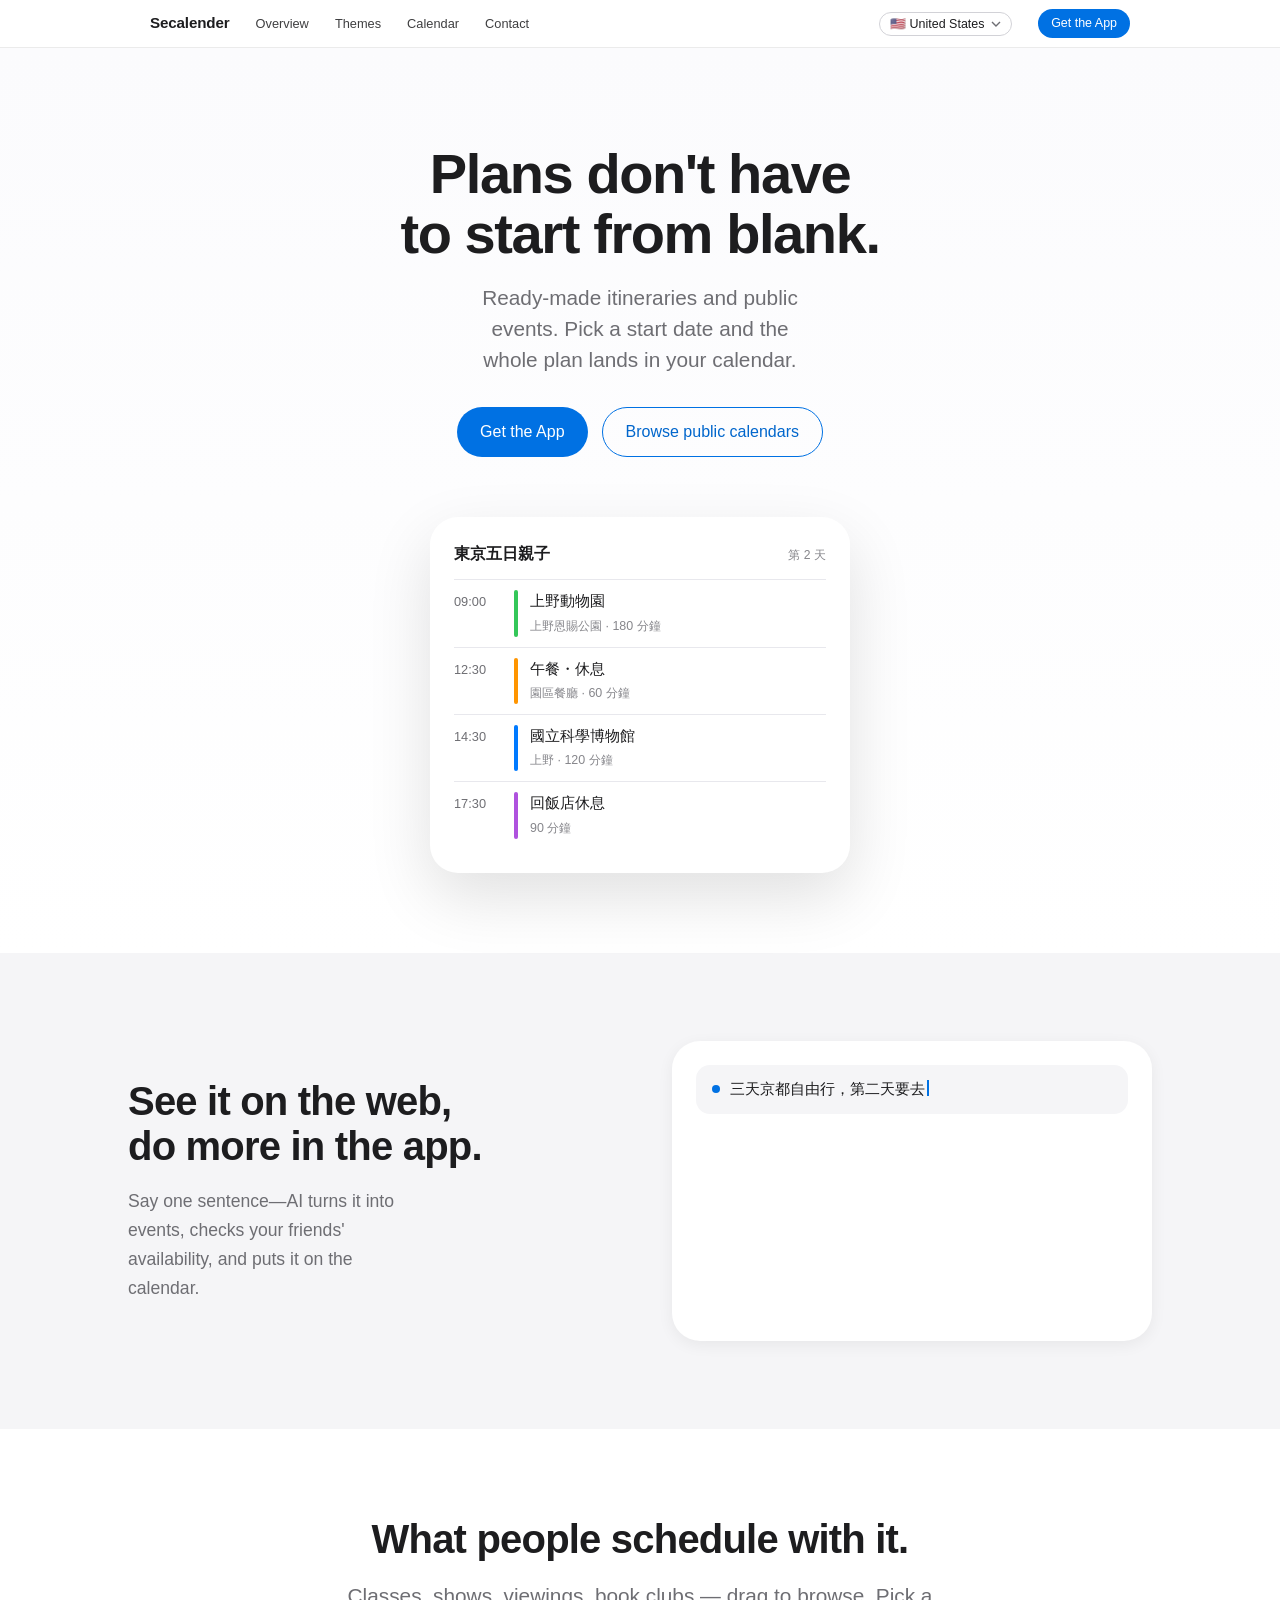
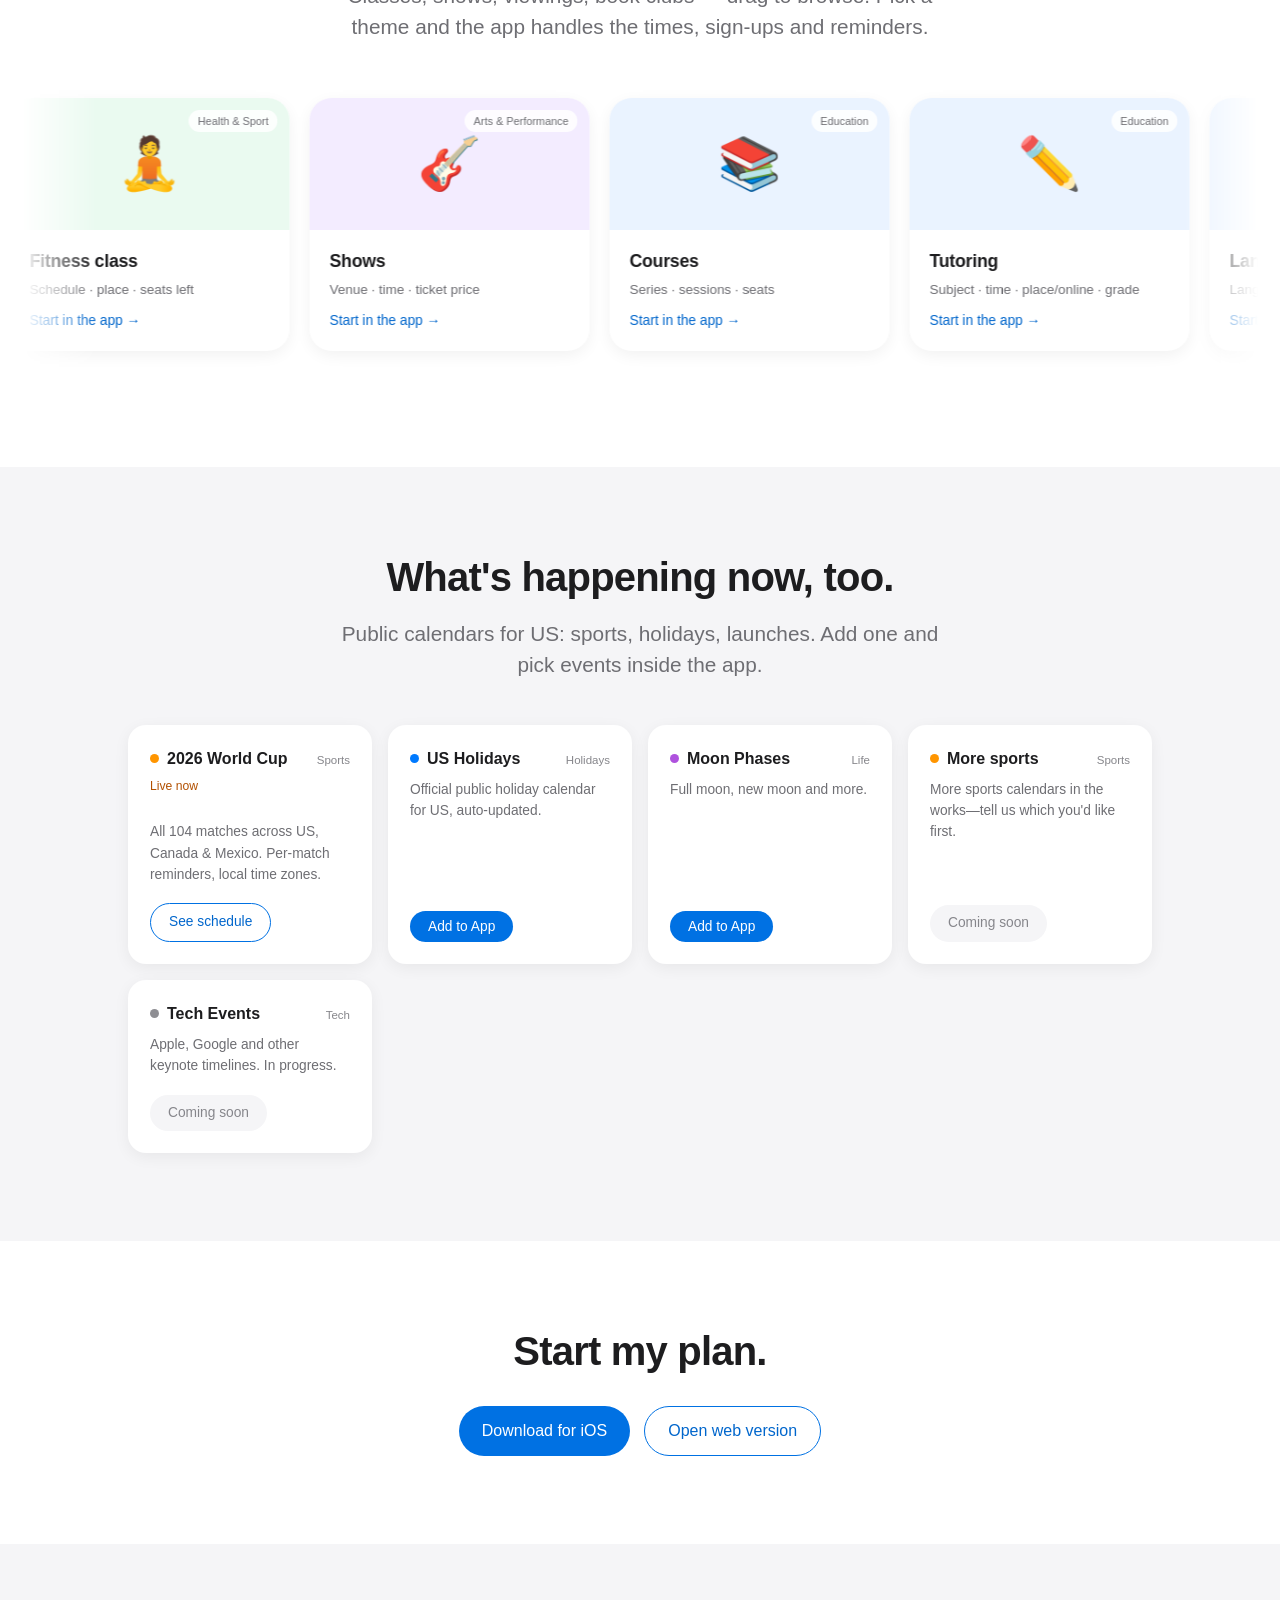
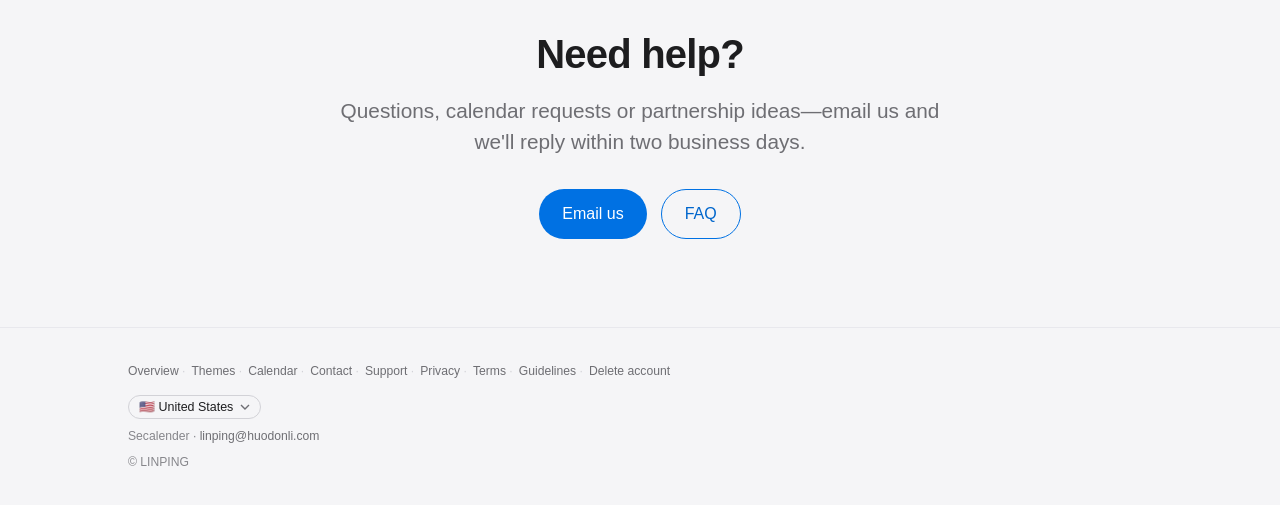
<file: index.html>
<!DOCTYPE html>
<html lang="zh-TW" data-i18n-title="ttl_home" data-i18n-desc="dsc_home">
<head>
<meta charset="UTF-8">
<meta name="viewport" content="width=device-width,initial-scale=1">
<meta name="theme-color" content="#ffffff">
<meta name='impact-site-verification' value='e8845c05-d384-4968-9272-03ab97bd03b6'>
<script async src="https://pagead2.googlesyndication.com/pagead/js/adsbygoogle.js?client=ca-pub-1966935992240369" crossorigin="anonymous"></script>
<script async src="https://www.googletagmanager.com/gtag/js?id=G-1Z3FMHJKJ3"></script>
<script>window.dataLayer=window.dataLayer||[];function gtag(){dataLayer.push(arguments);}gtag('js',new Date());gtag('config','G-1Z3FMHJKJ3');</script>
<title>Secalender — 行程，不用從空白開始</title>
<meta name="description" content="現成的行程模板與公開活動，選一個開始日期，整份直接進你的行事曆。">
<link rel="canonical" href="https://secalender.com/">
<meta property="og:type" content="website">
<meta property="og:url" content="https://secalender.com/">
<meta property="og:title" content="Secalender — 行程，不用從空白開始">
<meta property="og:description" content="現成的行程模板與公開活動，選一個開始日期，整份直接進你的行事曆。">
<meta property="og:image" content="https://secalender.com/assets/og.png">
<meta name="twitter:card" content="summary_large_image">
<link rel="stylesheet" href="/assets/ui.css?v=2026110201">
<style>
/* ===== 第一畫面 ===== */
.hero{padding:96px 22px 80px;text-align:center;background:linear-gradient(180deg,#fbfbfd 0%,#fff 100%)}
.hero .lede{max-width:30ch}
.cta-row{display:flex;gap:14px;justify-content:center;flex-wrap:wrap;margin-top:32px}
.preview{max-width:420px;margin:60px auto 0;background:#fff;border-radius:var(--r-l);box-shadow:0 24px 64px rgba(0,0,0,.12);
  padding:24px;text-align:left;transform:perspective(1200px) rotateX(8deg) translateY(12px);opacity:0;
  animation:tilt-in 900ms cubic-bezier(.22,1,.36,1) 200ms forwards}
@keyframes tilt-in{to{opacity:1;transform:perspective(1200px) rotateX(0) translateY(0)}}
.preview .ph{display:flex;align-items:baseline;justify-content:space-between;margin-bottom:14px}
.preview .ph b{font-size:1.02rem}
.preview .ph span{font-size:.76rem;color:var(--tx3)}
.pv{display:grid;grid-template-columns:48px 4px 1fr;gap:12px;padding:10px 0;border-top:1px solid var(--line2);align-items:start}
.pv .t{font-size:.8rem;color:var(--tx2);font-variant-numeric:tabular-nums;padding-top:2px}
.pv .bar{border-radius:2px;align-self:stretch}
.pv .n{font-size:.93rem;font-weight:500}
.pv .l{font-size:.78rem;color:var(--tx3)}

/* ===== 第二畫面：單一訊息 + 示範 ===== */
.one{display:grid;grid-template-columns:1fr 1fr;gap:64px;align-items:center}
.one .copy .title{text-align:left}
.one .copy p{color:var(--tx2);font-size:1.1rem;line-height:1.65;margin-top:18px;max-width:28ch}
.demo{background:#fff;border-radius:var(--r-l);box-shadow:var(--sh);padding:24px;min-height:300px}
.demo .inp{display:flex;align-items:center;gap:10px;background:var(--bg2);border-radius:14px;padding:13px 16px;font-size:.95rem;min-height:48px}
.demo .inp:before{content:"";width:8px;height:8px;border-radius:50%;background:var(--ac);flex:0 0 auto}
.demo .q:after{content:"";display:inline-block;width:2px;height:1.05em;background:var(--ac);margin-left:2px;vertical-align:-2px;
  animation:blink 1s steps(1) infinite}
.demo.done .q:after{display:none}
@keyframes blink{50%{opacity:0}}
.demo .ans{list-style:none;margin-top:18px}
.demo .ans li{display:flex;gap:14px;padding:11px 0;border-top:1px solid var(--line2);opacity:0;transform:translateY(8px);
  animation:item-in 420ms cubic-bezier(.22,1,.36,1) forwards;animation-delay:calc(var(--j)*110ms)}
.demo .ans li span{flex:0 0 108px;font-size:.8rem;color:var(--tx3);font-variant-numeric:tabular-nums;padding-top:1px}
.demo .ans li b{font-weight:500;font-size:.93rem}
@keyframes item-in{to{opacity:1;transform:none}}

/* ===== 第三畫面：可拖曳無限輪播 ===== */ /* 修改内容 */
.marquee{overflow:hidden;margin-top:48px;padding:8px 0 28px;cursor:grab;user-select:none;-webkit-user-select:none;touch-action:pan-y;outline:none;
  -webkit-mask-image:linear-gradient(90deg,transparent,#000 6%,#000 94%,transparent);
          mask-image:linear-gradient(90deg,transparent,#000 6%,#000 94%,transparent)}
.marquee.drag{cursor:grabbing}
.marquee:focus-visible{outline:none}
.track{display:flex;gap:20px;width:max-content;will-change:transform}
.tp{flex:0 0 280px;background:#fff;border-radius:22px;overflow:hidden;box-shadow:var(--sh);color:inherit;
  display:flex;flex-direction:column;transition:transform .3s cubic-bezier(.22,1,.36,1),box-shadow .3s;-webkit-user-drag:none}
.tp:hover{transform:translateY(-6px);box-shadow:var(--sh-h);text-decoration:none}
.marquee.drag .tp{transform:none}
.tp-cover{height:132px;display:flex;align-items:center;justify-content:center;font-size:3.2rem;position:relative}
.tp-cover span{transition:transform .4s cubic-bezier(.22,1,.36,1)}
.tp:hover .tp-cover span{transform:scale(1.12) rotate(-4deg)}
.tp-adj{position:absolute;top:12px;right:12px;font-style:normal;font-size:.68rem;font-weight:500;color:var(--tx2);
  background:rgba(255,255,255,.85);border-radius:980px;padding:3px 9px;backdrop-filter:blur(6px)}
.tp-b{padding:18px 20px 20px;display:flex;flex-direction:column;flex:1}
.tp-b h3{font-size:1.1rem;font-weight:600;letter-spacing:-.01em}
.tp-b p{font-size:.84rem;color:var(--tx2);line-height:1.5;margin:6px 0 10px;flex:1;
  display:-webkit-box;-webkit-line-clamp:2;-webkit-box-orient:vertical;overflow:hidden}
.tp-m{font-size:.76rem;color:var(--tx3);margin-bottom:12px}
.tp-f{font-size:.86rem;color:var(--ac-tx)}
.tp-f i{font-style:normal;display:inline-block;transition:transform .25s}
.tp:hover .tp-f i{transform:translateX(4px)}

/* 國家／語言切換 */ /* 修改内容 */
.rsel{font-family:inherit;font-size:.78rem;color:var(--tx);background:transparent;border:1px solid var(--line);border-radius:980px;
  padding:4px 26px 4px 10px;appearance:none;-webkit-appearance:none;cursor:pointer;
  background-image:url("data:image/svg+xml,%3Csvg xmlns='http://www.w3.org/2000/svg' width='10' height='6'%3E%3Cpath d='M1 1l4 4 4-4' fill='none' stroke='%236e6e73' stroke-width='1.4'/%3E%3C/svg%3E");
  background-repeat:no-repeat;background-position:right 10px center}
.rsel:hover{border-color:var(--tx3)}
.foot .rsel{margin-top:6px;align-self:flex-start}

/* ===== 第四畫面：公開日曆 ===== */
.pubs{display:grid;grid-template-columns:repeat(auto-fill,minmax(230px,1fr));gap:16px;margin-top:44px}
.pc{background:#fff;border-radius:var(--r-m);padding:22px;box-shadow:var(--sh);display:flex;flex-direction:column;
  opacity:0;transform:translateY(16px);transition:opacity .6s cubic-bezier(.22,1,.36,1),transform .6s cubic-bezier(.22,1,.36,1),box-shadow .3s;
  transition-delay:calc(var(--d,0)*70ms)}
.pc.on{opacity:1;transform:none}
.pc:hover{box-shadow:var(--sh-h)}
.pc-h{display:flex;justify-content:space-between;align-items:baseline;gap:8px}
.pc-h h3{font-size:1rem;font-weight:600}
.pc-h span{font-size:.72rem;color:var(--tx3)}
.pc .live{font-size:.76rem;color:var(--warn);margin-top:6px}
.pc p{font-size:.86rem;color:var(--tx2);line-height:1.55;margin:8px 0 18px;flex:1}
.add{align-self:flex-start;font-family:inherit;font-size:.86rem;padding:8px 18px;border-radius:980px;border:0;cursor:pointer;
  background:var(--ac);color:#fff;transition:background .2s,transform .2s}
.add:hover{background:#0077ED;transform:translateY(-1px);text-decoration:none}
.add.ghost{background:transparent;color:var(--ac-tx);border:1px solid var(--ac)}
.add.ghost:hover{background:rgba(0,113,227,.06)}
.add.off{background:var(--bg2);color:var(--tx3);cursor:default;transform:none}

/* 加入 App 提示 */
.modal{position:fixed;inset:0;background:rgba(0,0,0,.32);display:flex;align-items:center;justify-content:center;
  padding:20px;z-index:300;opacity:0;pointer-events:none;visibility:hidden;transition:opacity .2s,visibility 0s .2s} /* 修改内容 */
.modal.on{opacity:1;pointer-events:auto;visibility:visible;transition:opacity .2s,visibility 0s} /* 修改内容 */
.modal .box{background:#fff;border-radius:24px;max-width:380px;width:100%;padding:30px 26px;text-align:center;
  transform:scale(.96);transition:transform .25s cubic-bezier(.22,1,.36,1)}
.modal.on .box{transform:none}
.modal h3{font-size:1.15rem;font-weight:600;margin-bottom:8px}
.modal p{font-size:.9rem;color:var(--tx2);line-height:1.6;margin-bottom:22px}
.modal .btn{width:100%;margin-bottom:10px}
.modal[data-mode="offline"] .m-login{display:none}
.modal[data-mode="offline"] .m-dl{background:var(--ac);color:#fff;border-color:var(--ac)}
.pc-h h3 .dot{display:inline-block;width:9px;height:9px;border-radius:50%;margin-right:8px;vertical-align:1px}
.add.done{background:var(--bg2);color:var(--tx);border:1px solid var(--line)}
.add.done:hover{background:#fff1ee;color:#c0392b;border-color:#f0c4bb}
.add[disabled]{opacity:.6;pointer-events:none}

@media(max-width:820px){
  .one{grid-template-columns:1fr;gap:36px}
  .one .copy .title,.one .copy{text-align:center}
  .one .copy p{margin-left:auto;margin-right:auto}
  .tp{flex-basis:250px}
}
@media(prefers-reduced-motion:reduce){
  .preview{animation:none;opacity:1;transform:none}
  .pc{opacity:1;transform:none}
}
</style>
<link rel="alternate" hreflang="zh-TW" href="https://secalender.com/?region=TW">
<link rel="alternate" hreflang="zh-Hans" href="https://secalender.com/?region=CN">
<link rel="alternate" hreflang="ja" href="https://secalender.com/?region=JP">
<link rel="alternate" hreflang="en" href="https://secalender.com/?region=US">
<link rel="alternate" hreflang="es" href="https://secalender.com/?region=ES">
<link rel="alternate" hreflang="fr" href="https://secalender.com/?region=FR">
<link rel="alternate" hreflang="de" href="https://secalender.com/?region=DE">
<link rel="alternate" hreflang="x-default" href="https://secalender.com/">
</head>
<body>

<nav class="nav">
 <div class="in">
  <a class="brand" href="/">Secalender</a>
  <a href="#intro" data-i18n="nav_intro">介紹</a>
  <a href="#templates" data-i18n="nav_tpl">主題</a>
  <a href="/calendar" data-i18n="nav_cal">日曆</a>
  <a href="#contact" data-i18n="nav_contact">聯繫我們</a>
  <span class="sp"></span>
  <span data-region-switch></span> <!-- 修改内容 -->
  <a class="btn" href="https://apps.apple.com/tw/app/secalender/id6743923504" data-i18n="nav_dl">下載 App</a>
 </div>
</nav>

<!-- 第一畫面 -->
<section class="hero">
 <div class="in narrow">
  <h1 class="display" data-i18n="hero_h">行程，不用從空白開始。</h1>
  <p class="lede" data-i18n="hero_p">現成的行程模板與公開活動，選一個開始日期，整份直接進你的行事曆。</p>
  <div class="cta-row">
   <a class="btn" href="https://apps.apple.com/tw/app/secalender/id6743923504" data-i18n="hero_dl">下載 App</a>
   <a class="btn sec" href="#calendars" data-i18n="hero_pub">查看公開行程</a>
  </div>
 </div>
 <div class="preview" aria-hidden="true">
  <div class="ph"><b>東京五日親子</b><span>第 2 天</span></div>
  <div class="pv"><span class="t">09:00</span><span class="bar" style="background:#34C759"></span><span><span class="n" style="display:block">上野動物園</span><span class="l">上野恩賜公園 · 180 分鐘</span></span></div>
  <div class="pv"><span class="t">12:30</span><span class="bar" style="background:#FF9500"></span><span><span class="n" style="display:block">午餐・休息</span><span class="l">園區餐廳 · 60 分鐘</span></span></div>
  <div class="pv"><span class="t">14:30</span><span class="bar" style="background:#007AFF"></span><span><span class="n" style="display:block">國立科學博物館</span><span class="l">上野 · 120 分鐘</span></span></div>
  <div class="pv"><span class="t">17:30</span><span class="bar" style="background:#AF52DE"></span><span><span class="n" style="display:block">回飯店休息</span><span class="l">90 分鐘</span></span></div>
 </div>
</section>

<!-- 第二畫面 -->
<section class="band alt" id="intro">
 <div class="in one">
  <div class="copy" data-in>
   <h2 class="title" data-i18n="intro_h" data-i18n-html>網頁看得到，<br>App 做得更多。</h2>
   <p data-i18n="intro_p">說一句話，AI 把它拆成行程、比對你和朋友的空檔，直接排進行事曆。</p>
  </div>
  <div class="demo" id="aiDemo" data-in style="--d:1" aria-label="AI 規劃示範">
   <div class="inp"><span class="q"></span></div>
   <ul class="ans"></ul>
  </div>
 </div>
</section>

<!-- 第三畫面 -->
<section class="band" id="templates">
 <div class="in center">
  <h2 class="title" data-in data-i18n="tpl_h">人們用它，在安排什麼？</h2>
  <p class="lede wide" data-in style="--d:1" data-i18n="tpl_p">團課、演出、看房、讀書會…左右拖曳看看。挑一個主題，App 幫你排好時間、開放報名、自動提醒。</p>
 </div>
 <div class="marquee"><div class="track" id="tplTrack"></div></div>
</section>

<!-- 第四畫面 -->
<section class="band alt" id="calendars">
 <div class="in center">
  <h2 class="title" data-in data-i18n="pub_h">正在發生的事，也一起放進來。</h2>
  <p class="lede wide" data-in style="--d:1" data-i18n="pub_p">賽事、假日、發表會的公開日曆，加入後在 App 裡逐場挑選。</p>
 </div>
 <div class="in"><div class="pubs" id="pubGrid"></div></div>
</section>

<!-- 第五畫面 -->
<section class="band" id="start">
 <div class="in narrow center">
  <h2 class="title" data-in data-i18n="start_h">開始我的行程。</h2>
  <div class="cta-row" data-in style="--d:1">
   <a class="btn" href="https://apps.apple.com/tw/app/secalender/id6743923504" data-i18n="start_ios">下載 iOS 版</a>
   <a class="btn sec" href="/calendar" data-i18n="start_web">開啟網頁版</a>
  </div>
 </div>
</section>

<!-- 第六畫面 -->
<section class="band alt" id="contact">
 <div class="in narrow center">
  <h2 class="title" data-in data-i18n="help_h">需要幫忙？</h2>
  <p class="lede wide" data-in style="--d:1" data-i18n="help_p">使用問題、日曆內容許願、合作提案，都可以直接寫信給我們，兩個工作日內回覆。</p>
  <div class="cta-row" data-in style="--d:2">
   <a class="btn" href="mailto:linping@huodonli.com" data-i18n="help_mail">寫信給我們</a>
   <a class="btn sec" href="/support" data-i18n="help_faq">常見問題</a>
  </div>
 </div>
</section>

<div class="foot">
 <div class="in">
  <div class="row"><a href="#intro" data-i18n="nav_intro">介紹</a><a href="#templates" data-i18n="nav_tpl">主題</a><a href="/calendar" data-i18n="nav_cal">日曆</a><a href="/support" data-i18n="nav_contact">聯繫我們</a><a href="/support" data-i18n="f_support">支援</a><a href="/privacy" data-i18n="f_privacy">隱私政策</a><a href="/terms" data-i18n="f_terms">服務條款</a><a href="/community-guidelines" data-i18n="f_guidelines">社群規範</a><a href="/delete-account" data-i18n="f_delete">刪除帳號</a></div>
  <div data-region-switch></div> <!-- 修改内容 -->
  <div>Secalender · <a href="mailto:linping@huodonli.com">linping@huodonli.com</a></div>
  <div>© LINPING</div>
 </div>
</div>

<div class="modal" id="addModal" hidden role="dialog" aria-modal="true" aria-labelledby="mTitle">
 <div class="box">
  <h3 class="m-t" id="mTitle">加入 App</h3>
  <p class="m-p"></p>
  <div class="m-login">
   <button class="btn" type="button" data-login="google" data-i18n="m_google">使用 Google 登入</button>
   <button class="btn quiet" type="button" data-login="apple" data-i18n="m_apple">使用 Apple 登入</button>
  </div>
  <a class="btn quiet m-dl" href="#" data-i18n="m_nodl">沒有帳號？下載 App</a>
  <button class="btn quiet" type="button" data-close style="margin-bottom:0" data-i18n="m_later">稍後再說</button>
 </div>
</div>

<script src="/assets/i18n-ui.js?v=2026110201"></script>
<script src="/assets/i18n.js?v=2026110201"></script> <!-- 修改内容 -->
<script src="/assets/catalog.js?v=2026110201"></script>
<script src="/assets/solutions.js?v=2026110201"></script> <!-- 修改内容：主題方案取代行程模板 -->
<script src="/assets/home.js?v=2026110201"></script>
</body>
</html>
</file>
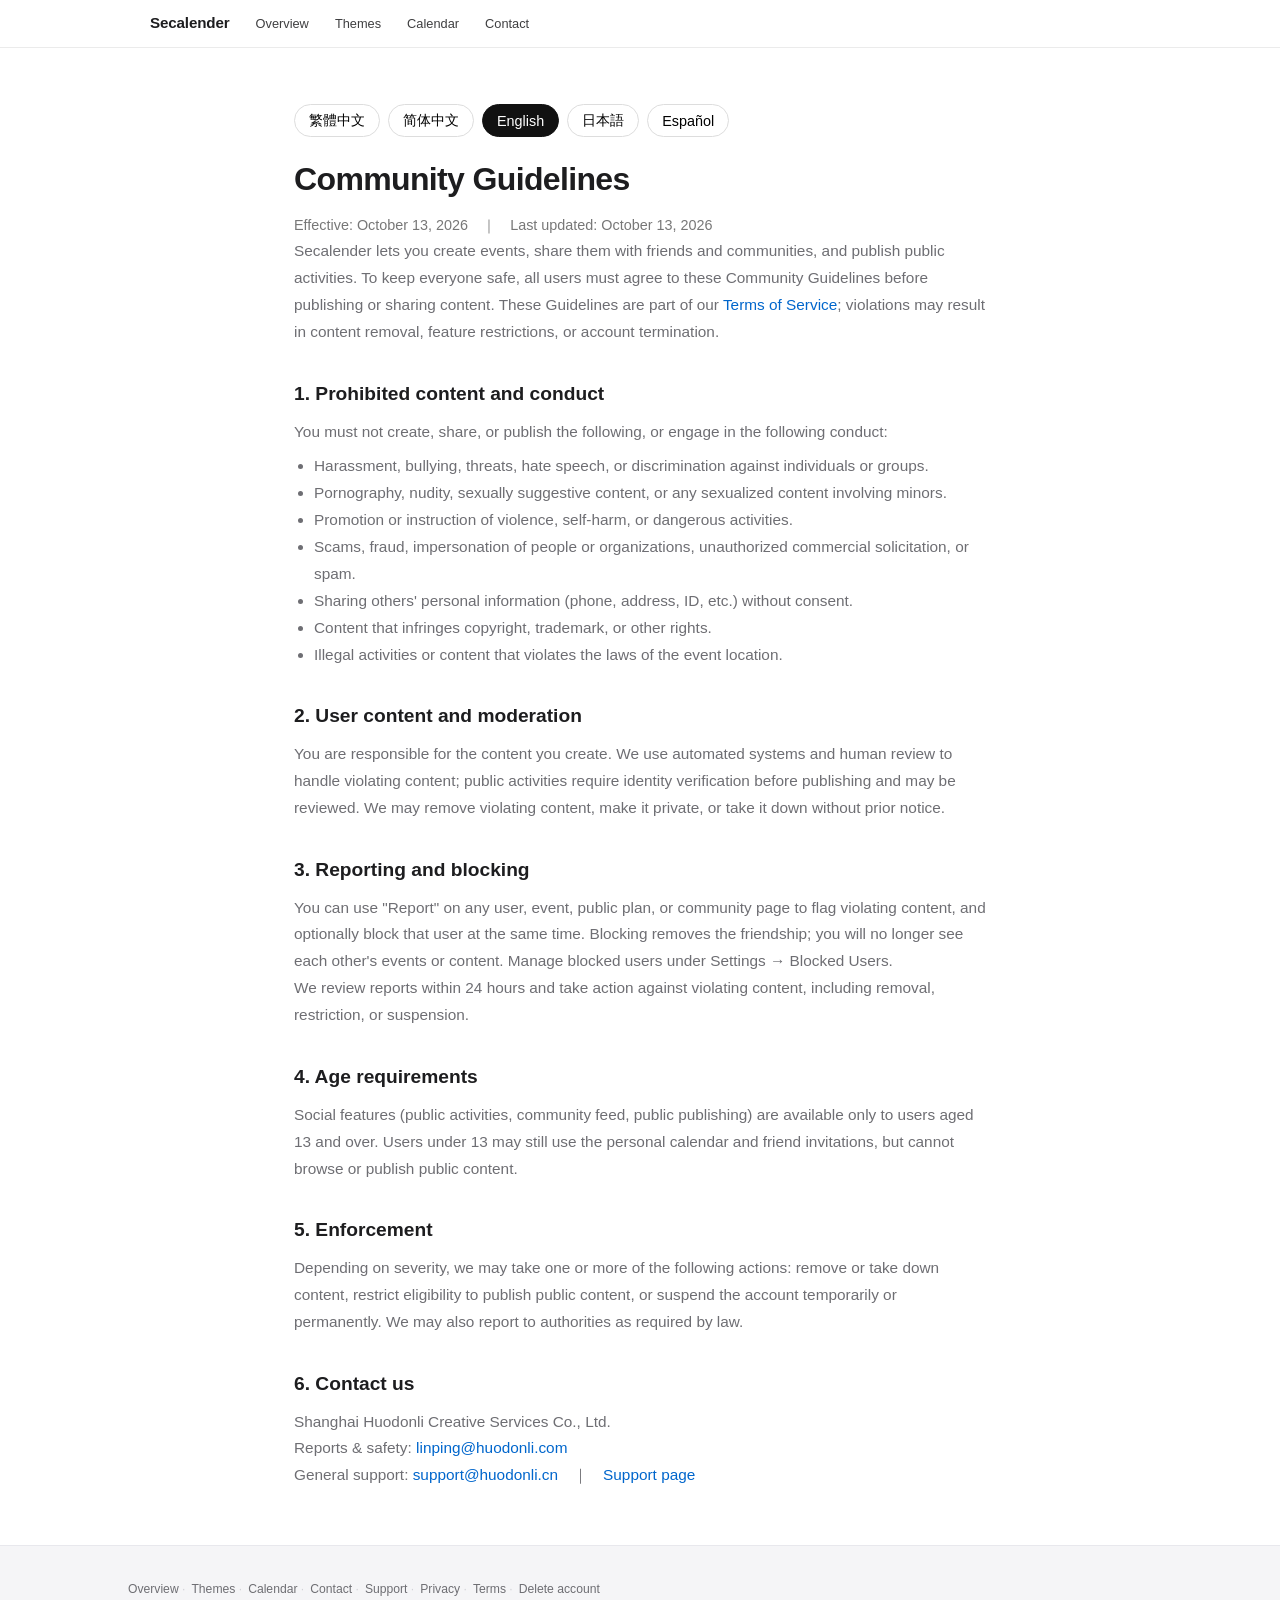
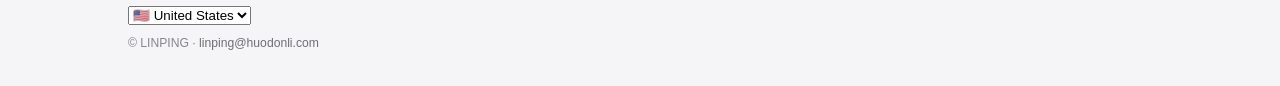
<file: community-guidelines.html>
<!DOCTYPE html>
<html lang="zh-Hant" data-i18n-title="ttl_cg">
<head>
<meta charset="UTF-8">
<meta name="viewport" content="width=device-width,initial-scale=1">
<meta name="theme-color" content="#ffffff">
<title>社群規範 · Community Guidelines · Secalender</title>
<meta name="description" content="Secalender 社群規範 / Community Guidelines — 使用者內容、檢舉與封鎖、年齡限制。">
<link rel="canonical" href="https://secalender.com/community-guidelines">
<link rel="stylesheet" href="/assets/ui.css?v=2026110201">
<style>
.lang-sw{display:flex;gap:8px;margin:0 0 18px}
.lang-sw button{padding:6px 14px;border:1px solid #ddd;border-radius:999px;background:#fff;cursor:pointer;font-size:.9rem}
.lang-sw button.on{background:#111;color:#fff;border-color:#111}
.doc .meta{font-size:.9rem;color:#777}
[hidden]{display:none!important}
</style>
<script src="/assets/i18n-ui.js?v=2026110201"></script>
<script src="/assets/i18n.js?v=2026110201"></script>
<link rel="alternate" hreflang="zh-TW" href="https://secalender.com/community-guidelines?region=TW">
<link rel="alternate" hreflang="zh-Hans" href="https://secalender.com/community-guidelines?region=CN">
<link rel="alternate" hreflang="ja" href="https://secalender.com/community-guidelines?region=JP">
<link rel="alternate" hreflang="en" href="https://secalender.com/community-guidelines?region=US">
<link rel="alternate" hreflang="es" href="https://secalender.com/community-guidelines?region=ES">
<link rel="alternate" hreflang="fr" href="https://secalender.com/community-guidelines?region=FR">
<link rel="alternate" hreflang="de" href="https://secalender.com/community-guidelines?region=DE">
<link rel="alternate" hreflang="x-default" href="https://secalender.com/community-guidelines">
</head>
<body>
<nav class="nav">
 <div class="in">
  <a class="brand" href="/">Secalender</a>
  <a href="/#intro" data-i18n="nav_intro">介紹</a>
  <a href="/#templates" data-i18n="nav_tpl">模板</a>
  <a href="/calendar" data-i18n="nav_cal">日曆</a>
  <a href="/support" data-i18n="nav_contact">聯繫我們</a>
 </div>
</nav>

<section class="band tight"><div class="in narrow doc">
<div class="lang-sw">
 <button class="on" data-lang="zh" onclick="setLang('zh')">繁體中文</button>
 <button data-lang="en" onclick="setLang('en')">English</button>
</div>

<!-- ===================== zh-Hant ===================== -->
<div id="zh">
<h1>社群規範</h1>
<p class="meta">生效日期：2026 年 10 月 13 日　｜　最近更新：2026 年 10 月 13 日</p>
<p>Secalender 讓你建立行程、與好友及社群分享，並發布公開活動。為了讓每個人都能安心使用，所有使用者在發布或分享內容前，必須同意本社群規範。本規範是<a href="/terms">服務條款</a>的一部分；違反時我們得移除內容、限制功能或終止帳號。</p>

<h2>1. 禁止的內容與行為</h2>
<p>你不得建立、分享或發布下列內容，也不得從事下列行為：</p>
<ul>
 <li>騷擾、霸凌、威脅、仇恨言論，或針對個人／群體的歧視。</li>
 <li>色情、裸露、性暗示內容，以及任何涉及未成年人的性化內容。</li>
 <li>暴力、自殘、危險行為的鼓吹或教學。</li>
 <li>詐騙、詐欺、假冒他人或機構、未經授權的商業推銷與垃圾訊息。</li>
 <li>未經同意公開他人個人資料（電話、住址、證件等）。</li>
 <li>侵害他人著作權、商標或其他權利的內容。</li>
 <li>違法活動，或違反活動所在地法令的內容。</li>
</ul>

<h2>2. 使用者內容與審核</h2>
<p>你對自己建立的內容負責。我們會以自動化方式與人工審核處理違規內容；公開活動在發布前須通過身分認證，並可能經過審核。我們得在未事先通知的情況下移除違規內容、設為不公開或下架。</p>

<h2>3. 檢舉與封鎖</h2>
<p>你可以在任何用戶、行程、公開方案或社群頁面使用「檢舉」功能回報違規內容，並可選擇同時封鎖該用戶。封鎖後雙方將解除好友關係，不再看到彼此的行程與內容；你可於「設定 → 封鎖名單」管理。</p>
<p>我們會在收到檢舉後 24 小時內審查，並對違規內容採取移除、限制或停權等措施。</p>

<h2>4. 年齡限制</h2>
<p>本服務的社群功能（公開活動、社群動態、公開發布）僅限 13 歲以上使用者使用。未滿 13 歲的使用者仍可使用個人行事曆與好友邀請功能，但無法瀏覽或發布公開內容。</p>

<h2>5. 違規處理</h2>
<p>依情節輕重，我們得採取下列一項或多項措施：移除或下架內容、限制發布公開內容的資格、暫時或永久停權。我們也可能依法向主管機關通報。</p>

<h2>6. 聯絡我們</h2>
<p>上海活動曆創意服務有限公司<br>
檢舉與安全：<a href="mailto:linping@huodonli.com">linping@huodonli.com</a><br>
一般支援：<a href="mailto:support@huodonli.cn">support@huodonli.cn</a>　｜　<a href="/support">支援頁面</a></p>
</div>

<!-- ===================== English ===================== -->
<div id="en" hidden>
<h1>Community Guidelines</h1>
<p class="meta">Effective: October 13, 2026　｜　Last updated: October 13, 2026</p>
<p>Secalender lets you create events, share them with friends and communities, and publish public activities. To keep everyone safe, all users must agree to these Community Guidelines before publishing or sharing content. These Guidelines are part of our <a href="/terms">Terms of Service</a>; violations may result in content removal, feature restrictions, or account termination.</p>

<h2>1. Prohibited content and conduct</h2>
<p>You must not create, share, or publish the following, or engage in the following conduct:</p>
<ul>
 <li>Harassment, bullying, threats, hate speech, or discrimination against individuals or groups.</li>
 <li>Pornography, nudity, sexually suggestive content, or any sexualized content involving minors.</li>
 <li>Promotion or instruction of violence, self-harm, or dangerous activities.</li>
 <li>Scams, fraud, impersonation of people or organizations, unauthorized commercial solicitation, or spam.</li>
 <li>Sharing others' personal information (phone, address, ID, etc.) without consent.</li>
 <li>Content that infringes copyright, trademark, or other rights.</li>
 <li>Illegal activities or content that violates the laws of the event location.</li>
</ul>

<h2>2. User content and moderation</h2>
<p>You are responsible for the content you create. We use automated systems and human review to handle violating content; public activities require identity verification before publishing and may be reviewed. We may remove violating content, make it private, or take it down without prior notice.</p>

<h2>3. Reporting and blocking</h2>
<p>You can use "Report" on any user, event, public plan, or community page to flag violating content, and optionally block that user at the same time. Blocking removes the friendship; you will no longer see each other's events or content. Manage blocked users under Settings → Blocked Users.</p>
<p>We review reports within 24 hours and take action against violating content, including removal, restriction, or suspension.</p>

<h2>4. Age requirements</h2>
<p>Social features (public activities, community feed, public publishing) are available only to users aged 13 and over. Users under 13 may still use the personal calendar and friend invitations, but cannot browse or publish public content.</p>

<h2>5. Enforcement</h2>
<p>Depending on severity, we may take one or more of the following actions: remove or take down content, restrict eligibility to publish public content, or suspend the account temporarily or permanently. We may also report to authorities as required by law.</p>

<h2>6. Contact us</h2>
<p>Shanghai Huodonli Creative Services Co., Ltd.<br>
Reports &amp; safety: <a href="mailto:linping@huodonli.com">linping@huodonli.com</a><br>
General support: <a href="mailto:support@huodonli.cn">support@huodonli.cn</a>　｜　<a href="/support">Support page</a></p>
</div>

<div id="cn" hidden>
<h1>社群规范</h1>
<p class="meta">生效日期：2026 年 10 月 13 日　｜　最近更新：2026 年 10 月 13 日</p>
<p>Secalender 让你创建行程、与好友及社群分享，并发布公开活动。为了让每个人都能安心使用，所有用户在发布或分享内容前，必须同意本社群规范。本规范是<a href="/terms#cn">服务条款</a>的一部分；违反时我们可移除内容、限制功能或终止账号。</p>

<h2>1. 禁止的内容与行为</h2>
<p>你不得创建、分享或发布下列内容，也不得从事下列行为：</p>
<ul>
 <li>骚扰、霸凌、威胁、仇恨言论，或针对个人／群体的歧视。</li>
 <li>色情、裸露、性暗示内容，以及任何涉及未成年人的性化内容。</li>
 <li>暴力、自残、危险行为的鼓吹或教学。</li>
 <li>诈骗、欺诈、假冒他人或机构、未经授权的商业推销与垃圾信息。</li>
 <li>未经同意公开他人个人信息（电话、住址、证件等）。</li>
 <li>侵害他人著作权、商标或其他权利的内容。</li>
 <li>违法活动，或违反活动所在地法律法规的内容。</li>
</ul>

<h2>2. 用户内容与审核</h2>
<p>你对自己创建的内容负责。我们会以自动化方式与人工审核处理违规内容；公开活动在发布前须通过身份认证，并可能经过审核。我们可在未事先通知的情况下移除违规内容、设为不公开或下架。</p>

<h2>3. 举报与拉黑</h2>
<p>你可以在任何用户、行程、公开方案或社群页面使用「举报」功能反馈违规内容，并可选择同时拉黑该用户。拉黑后双方将解除好友关系，不再看到彼此的行程与内容；你可在「设置 → 黑名单」中管理。</p>
<p>我们会在收到举报后 24 小时内审查，并对违规内容采取移除、限制或封禁等措施。</p>

<h2>4. 年龄限制</h2>
<p>本服务的社群功能（公开活动、社群动态、公开发布）仅限 13 岁以上用户使用。未满 13 岁的用户仍可使用个人日历与好友邀请功能，但无法浏览或发布公开内容。</p>

<h2>5. 违规处理</h2>
<p>依情节轻重，我们可采取下列一项或多项措施：移除或下架内容、限制发布公开内容的资格、暂时或永久封禁。我们也可能依法向主管机关报告。</p>

<h2>6. 联系我们</h2>
<p>上海活动历创意服务有限公司<br>
举报与安全：<a href="mailto:linping@huodonli.com">linping@huodonli.com</a><br>
一般支持：<a href="mailto:support@huodonli.cn">support@huodonli.cn</a>　｜　<a href="/support">支持页面</a></p>
</div>

<div id="ja" hidden>
<h1>コミュニティガイドライン</h1>
<p class="meta">施行日：2026 年 10 月 13 日　｜　最終更新：2026 年 10 月 13 日</p>
<p>Secalender では予定を作成し、友だちやコミュニティと共有し、公開イベントを掲載できます。誰もが安心して使えるよう、コンテンツを公開・共有する前に、すべての利用者は本ガイドラインに同意する必要があります。本ガイドラインは<a href="/terms#ja">利用規約</a>の一部です。違反した場合、コンテンツの削除、機能の制限、アカウントの停止を行うことがあります。</p>

<h2>1. 禁止されるコンテンツと行為</h2>
<p>次の内容を作成・共有・公開すること、および次の行為を行うことを禁止します：</p>
<ul>
 <li>嫌がらせ、いじめ、脅迫、ヘイトスピーチ、個人または集団への差別。</li>
 <li>ポルノ、ヌード、性的に示唆的な表現、未成年者を性的に扱うあらゆる内容。</li>
 <li>暴力・自傷・危険行為の助長や手引き。</li>
 <li>詐欺、なりすまし（個人・団体を問わず）、許可のない商業的勧誘、スパム。</li>
 <li>同意のない他人の個人情報（電話番号、住所、身分証など）の公開。</li>
 <li>著作権・商標その他の権利を侵害する内容。</li>
 <li>違法な行為、または開催地の法令に違反する内容。</li>
</ul>

<h2>2. 利用者コンテンツと審査</h2>
<p>作成したコンテンツについては利用者が責任を負います。違反コンテンツには自動検出と人による審査で対応します。公開イベントの掲載には本人確認が必要で、審査を行う場合があります。違反コンテンツは事前の通知なく削除、非公開化、または掲載停止とすることがあります。</p>

<h2>3. 通報とブロック</h2>
<p>利用者・予定・公開プラン・コミュニティの各ページから「通報」で違反を知らせることができ、同時に相手をブロックすることもできます。ブロックすると友だち関係は解除され、互いの予定やコンテンツは表示されません。「設定 → ブロックリスト」で管理できます。</p>
<p>通報は受領から 24 時間以内に確認し、削除・制限・利用停止などの措置をとります。</p>

<h2>4. 年齢の条件</h2>
<p>コミュニティ機能（公開イベント、コミュニティのフィード、一般公開の投稿）は 13 歳以上の方のみご利用いただけます。13 歳未満の方も個人のカレンダーと友だちの招待はご利用いただけますが、公開コンテンツの閲覧・投稿はできません。</p>

<h2>5. 違反への対応</h2>
<p>内容の重大性に応じて、コンテンツの削除・掲載停止、公開コンテンツを投稿する資格の制限、アカウントの一時的または恒久的な停止のいずれか、または複数の措置をとります。法令に基づき当局へ報告する場合もあります。</p>

<h2>6. お問い合わせ</h2>
<p>上海活動曆創意服務有限公司<br>
通報・安全：<a href="mailto:linping@huodonli.com">linping@huodonli.com</a><br>
一般サポート：<a href="mailto:support@huodonli.cn">support@huodonli.cn</a>　｜　<a href="/support">サポートページ</a></p>
</div>

<div id="es" hidden>
<h1>Normas de la comunidad</h1>
<p class="meta">En vigor: 13 de octubre de 2026　｜　Última actualización: 13 de octubre de 2026</p>
<p>Secalender te permite crear eventos, compartirlos con amigos y comunidades y publicar actividades públicas. Para que todo el mundo pueda usarlo con tranquilidad, todas las personas usuarias deben aceptar estas Normas antes de publicar o compartir contenido. Estas Normas forman parte de los <a href="/terms#es">Términos del servicio</a>; su incumplimiento puede conllevar la retirada del contenido, la limitación de funciones o el cierre de la cuenta.</p>

<h2>1. Contenido y conductas prohibidos</h2>
<p>No puedes crear, compartir ni publicar lo siguiente, ni realizar las siguientes conductas:</p>
<ul>
 <li>Acoso, intimidación, amenazas, discurso de odio o discriminación hacia personas o grupos.</li>
 <li>Pornografía, desnudos, contenido sexualmente sugerente y cualquier contenido que sexualice a menores.</li>
 <li>Promoción o instrucciones sobre violencia, autolesiones o actividades peligrosas.</li>
 <li>Estafas, fraude, suplantación de personas u organizaciones, promoción comercial no autorizada y spam.</li>
 <li>Difundir datos personales de terceros (teléfono, dirección, documentos) sin su consentimiento.</li>
 <li>Contenido que infrinja derechos de autor, marcas u otros derechos.</li>
 <li>Actividades ilegales o contenido que incumpla la legislación del lugar del evento.</li>
</ul>

<h2>2. Contenido de las personas usuarias y moderación</h2>
<p>Eres responsable del contenido que creas. Tratamos el contenido infractor con sistemas automáticos y revisión humana; las actividades públicas exigen verificación de identidad antes de publicarse y pueden someterse a revisión. Podemos retirar contenido infractor, hacerlo privado o darlo de baja sin aviso previo.</p>

<h2>3. Denuncias y bloqueos</h2>
<p>Puedes usar «Denunciar» en cualquier perfil, evento, plan público o página de comunidad y, si quieres, bloquear a esa persona al mismo tiempo. Al bloquear se deshace la amistad y dejáis de ver vuestros eventos y contenidos. Gestiona la lista en Ajustes → Usuarios bloqueados.</p>
<p>Revisamos las denuncias en un plazo de 24 horas y actuamos sobre el contenido infractor: retirada, limitación o suspensión.</p>

<h2>4. Edad mínima</h2>
<p>Las funciones de comunidad (actividades públicas, muro de la comunidad, publicación pública) solo están disponibles para mayores de 13 años. Los menores de 13 pueden seguir usando el calendario personal y las invitaciones entre amigos, pero no pueden ver ni publicar contenido público.</p>

<h2>5. Medidas ante incumplimientos</h2>
<p>Según la gravedad, podemos aplicar una o varias de estas medidas: retirar o dar de baja el contenido, limitar la posibilidad de publicar contenido público, o suspender la cuenta de forma temporal o permanente. También podemos informar a las autoridades cuando la ley lo exija.</p>

<h2>6. Contacto</h2>
<p>Shanghai Huodonli Creative Services Co., Ltd.<br>
Denuncias y seguridad: <a href="mailto:linping@huodonli.com">linping@huodonli.com</a><br>
Soporte general: <a href="mailto:support@huodonli.cn">support@huodonli.cn</a>　｜　<a href="/support">Página de soporte</a></p>
</div>

</div></section>

<div class="foot">
 <div class="in">
  <div class="row"><a href="/" data-i18n="nav_intro">介紹</a><a href="/#templates" data-i18n="nav_tpl">模板</a><a href="/calendar" data-i18n="nav_cal">日曆</a><a href="/support" data-i18n="nav_contact">聯繫我們</a><a href="/support" data-i18n="f_support">支援</a><a href="/privacy" data-i18n="f_privacy">隱私政策</a><a href="/terms" data-i18n="f_terms">服務條款</a><a href="/delete-account" data-i18n="f_delete">刪除帳號</a></div>
  <div data-region-switch></div>
  <div>© LINPING · <a href="mailto:linping@huodonli.com">linping@huodonli.com</a></div>
 </div>
</div>
<script src="/assets/legal.js?v=2026110201"></script>
</body>
</html>
</file>
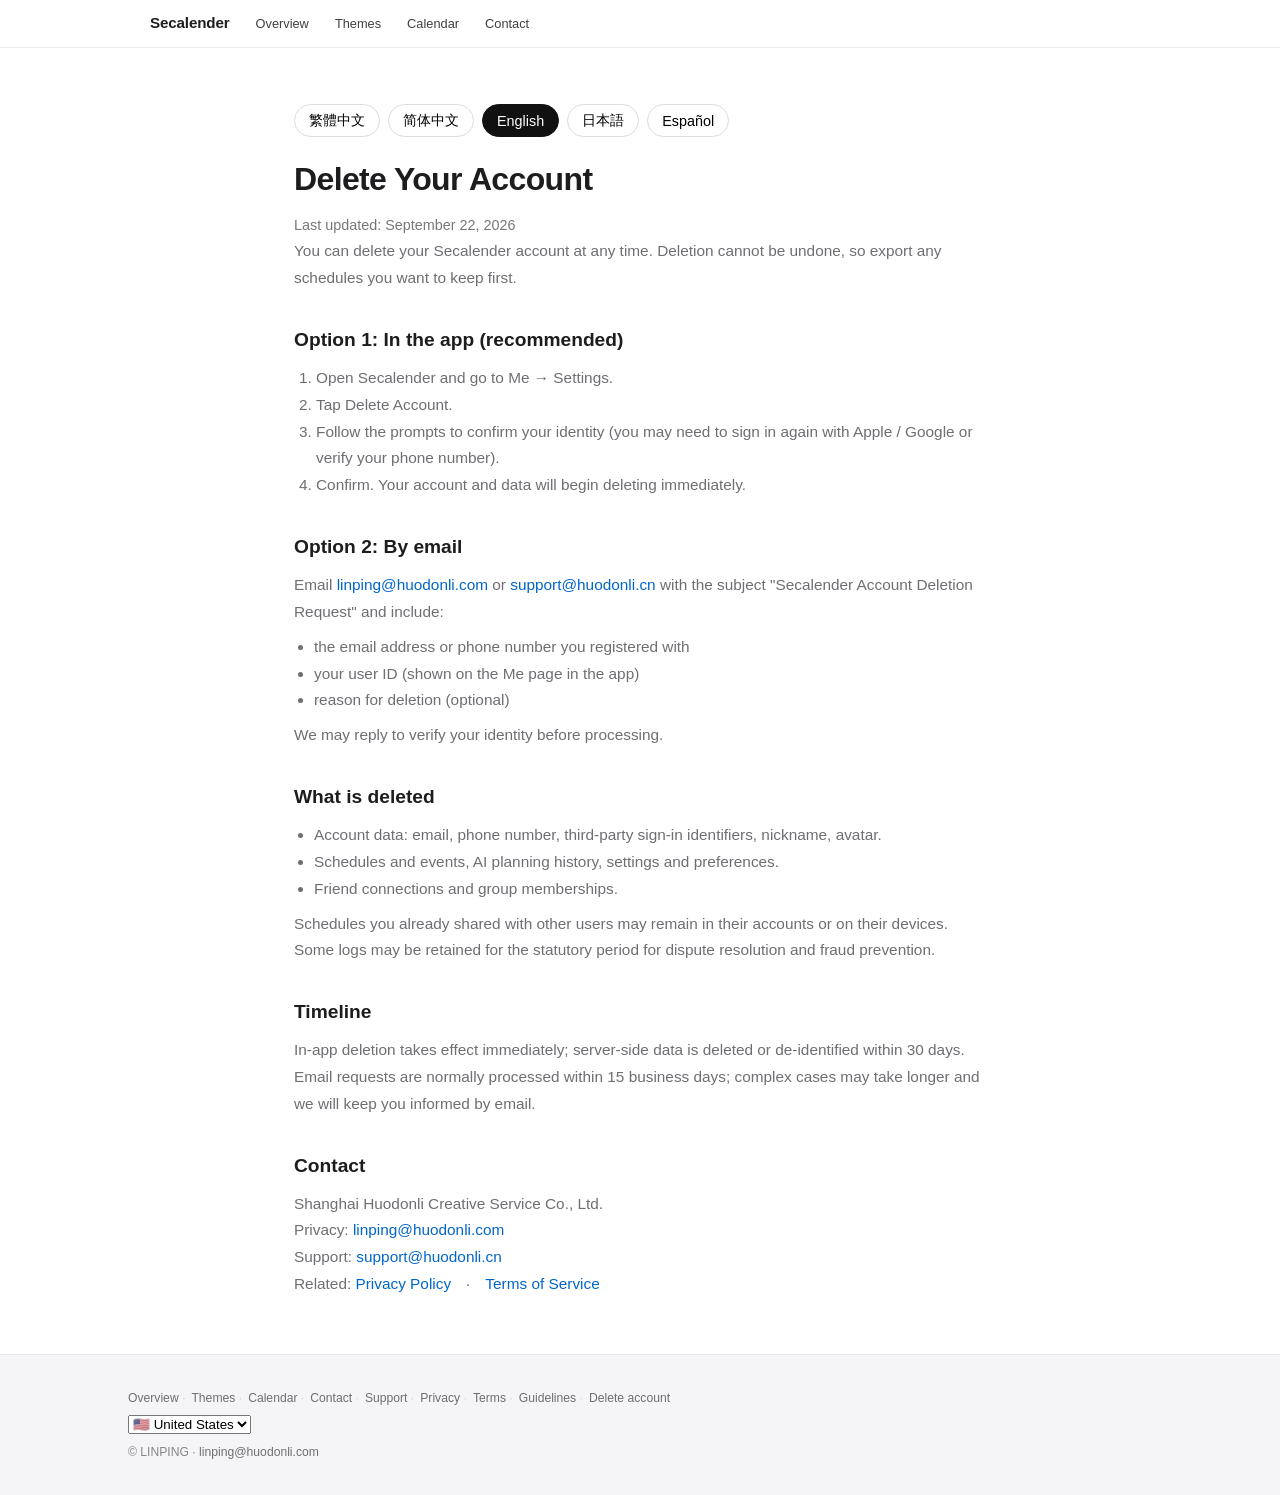
<file: delete-account.html>
<!DOCTYPE html>
<html lang="zh-Hant" data-i18n-title="ttl_del">
<head>
<meta charset="UTF-8">
<meta name="viewport" content="width=device-width,initial-scale=1">
<meta name="theme-color" content="#ffffff">
<title>刪除帳號 · Delete Account · Secalender</title>
<meta name="description" content="如何刪除 Secalender 帳號與資料 / How to delete your Secalender account.">
<link rel="canonical" href="https://secalender.com/delete-account">
<link rel="stylesheet" href="/assets/ui.css?v=2026110201">
<style>
.lang-sw{display:flex;gap:8px;margin:0 0 18px}
.lang-sw button{padding:6px 14px;border:1px solid #ddd;border-radius:999px;background:#fff;cursor:pointer;font-size:.9rem}
.lang-sw button.on{background:#111;color:#fff;border-color:#111}
.doc ol{padding-left:22px;margin:8px 0}
.doc .meta{font-size:.9rem;color:#777}
[hidden]{display:none!important}
</style>
<script src="/assets/i18n-ui.js?v=2026110201"></script>
<script src="/assets/i18n.js?v=2026110201"></script>
<link rel="alternate" hreflang="zh-TW" href="https://secalender.com/delete-account?region=TW">
<link rel="alternate" hreflang="zh-Hans" href="https://secalender.com/delete-account?region=CN">
<link rel="alternate" hreflang="ja" href="https://secalender.com/delete-account?region=JP">
<link rel="alternate" hreflang="en" href="https://secalender.com/delete-account?region=US">
<link rel="alternate" hreflang="es" href="https://secalender.com/delete-account?region=ES">
<link rel="alternate" hreflang="fr" href="https://secalender.com/delete-account?region=FR">
<link rel="alternate" hreflang="de" href="https://secalender.com/delete-account?region=DE">
<link rel="alternate" hreflang="x-default" href="https://secalender.com/delete-account">
</head>
<body>
<nav class="nav">
 <div class="in">
  <a class="brand" href="/">Secalender</a>
  <a href="/#intro" data-i18n="nav_intro">介紹</a>
  <a href="/#templates" data-i18n="nav_tpl">模板</a>
  <a href="/calendar" data-i18n="nav_cal">日曆</a>
  <a href="/support" data-i18n="nav_contact">聯繫我們</a>
 </div>
</nav>

<section class="band tight"><div class="in narrow doc">
<div class="lang-sw">
 <button class="on" data-lang="zh" onclick="setLang('zh')">繁體中文</button>
 <button data-lang="en" onclick="setLang('en')">English</button>
</div>

<div id="zh">
<h1>刪除帳號</h1>
<p class="meta">最近更新：2026 年 9 月 22 日</p>
<p>你可以隨時刪除 Secalender 帳號。刪除後無法復原，請先匯出需要保留的行程。</p>

<h2>方法一：在 App 內刪除（建議）</h2>
<ol>
 <li>開啟 Secalender，進入「我的」→「設定」。</li>
 <li>點選「刪除帳號」。</li>
 <li>依畫面指示確認身分（可能需要重新登入 Apple / Google 或驗證手機號碼）。</li>
 <li>確認後，帳號與資料即開始刪除。</li>
</ol>

<h2>方法二：以電子郵件申請</h2>
<p>來信 <a href="mailto:linping@huodonli.com?subject=Secalender%20帳號刪除申請">linping@huodonli.com</a> 或 <a href="mailto:support@huodonli.cn?subject=Secalender%20帳號刪除申請">support@huodonli.cn</a>，主旨「Secalender 帳號刪除申請」，並附上：</p>
<ul>
 <li>註冊時使用的電子郵件或手機號碼</li>
 <li>使用者 ID（App 內「我的」頁面可查看）</li>
 <li>刪除原因（選填）</li>
</ul>
<p>我們可能以回信方式確認你的身分後再處理。</p>

<h2>會刪除哪些資料</h2>
<ul>
 <li>帳號資料：電子郵件、手機號碼、第三方登入識別碼、暱稱、頭像。</li>
 <li>行程與活動、AI 規劃紀錄、設定與偏好。</li>
 <li>好友關係、群組成員資格。</li>
</ul>
<p>已分享給其他使用者的行程，可能仍保留在對方的帳號或裝置中。部分日誌可能依法定保存期限保留，用於爭議處理與防詐。</p>

<h2>處理時間</h2>
<p>App 內刪除通常即時生效；伺服器端資料於 30 天內完成刪除或去識別化。電子郵件申請通常於 15 個工作日內處理完成，複雜情形可能延長並以郵件告知。</p>

<h2>聯絡我們</h2>
<p>上海活動曆創意服務有限公司<br>
隱私相關：<a href="mailto:linping@huodonli.com">linping@huodonli.com</a><br>
一般支援：<a href="mailto:support@huodonli.cn">support@huodonli.cn</a><br>
相關文件：<a href="/privacy">隱私權政策</a>　·　<a href="/terms">服務條款</a></p>
</div>

<div id="en" hidden>
<h1>Delete Your Account</h1>
<p class="meta">Last updated: September 22, 2026</p>
<p>You can delete your Secalender account at any time. Deletion cannot be undone, so export any schedules you want to keep first.</p>

<h2>Option 1: In the app (recommended)</h2>
<ol>
 <li>Open Secalender and go to Me → Settings.</li>
 <li>Tap Delete Account.</li>
 <li>Follow the prompts to confirm your identity (you may need to sign in again with Apple / Google or verify your phone number).</li>
 <li>Confirm. Your account and data will begin deleting immediately.</li>
</ol>

<h2>Option 2: By email</h2>
<p>Email <a href="mailto:linping@huodonli.com?subject=Secalender%20Account%20Deletion%20Request">linping@huodonli.com</a> or <a href="mailto:support@huodonli.cn?subject=Secalender%20Account%20Deletion%20Request">support@huodonli.cn</a> with the subject "Secalender Account Deletion Request" and include:</p>
<ul>
 <li>the email address or phone number you registered with</li>
 <li>your user ID (shown on the Me page in the app)</li>
 <li>reason for deletion (optional)</li>
</ul>
<p>We may reply to verify your identity before processing.</p>

<h2>What is deleted</h2>
<ul>
 <li>Account data: email, phone number, third-party sign-in identifiers, nickname, avatar.</li>
 <li>Schedules and events, AI planning history, settings and preferences.</li>
 <li>Friend connections and group memberships.</li>
</ul>
<p>Schedules you already shared with other users may remain in their accounts or on their devices. Some logs may be retained for the statutory period for dispute resolution and fraud prevention.</p>

<h2>Timeline</h2>
<p>In-app deletion takes effect immediately; server-side data is deleted or de-identified within 30 days. Email requests are normally processed within 15 business days; complex cases may take longer and we will keep you informed by email.</p>

<h2>Contact</h2>
<p>Shanghai Huodonli Creative Service Co., Ltd.<br>
Privacy: <a href="mailto:linping@huodonli.com">linping@huodonli.com</a><br>
Support: <a href="mailto:support@huodonli.cn">support@huodonli.cn</a><br>
Related: <a href="/privacy#en">Privacy Policy</a>　·　<a href="/terms#en">Terms of Service</a></p>
</div>

<div id="cn" hidden>
<h1>删除账号</h1>
<p class="meta">最近更新：2026 年 9 月 22 日</p>
<p>你可以随时删除 Secalender 账号。删除后无法恢复，请先导出需要保留的行程。</p>

<h2>方法一：在 App 内删除（建议）</h2>
<ol>
 <li>打开 Secalender，进入「我的」→「设置」。</li>
 <li>点击「删除账号」。</li>
 <li>按照提示确认身份（可能需要重新登录 Apple / Google 或验证手机号）。</li>
 <li>确认后，账号与数据即开始删除。</li>
</ol>

<h2>方法二：以电子邮件申请</h2>
<p>来信 <a href="mailto:linping@huodonli.com?subject=Secalender%20账号删除申请">linping@huodonli.com</a> 或 <a href="mailto:support@huodonli.cn?subject=Secalender%20账号删除申请">support@huodonli.cn</a>，主题「Secalender 账号删除申请」，并附上：</p>
<ul>
 <li>注册时使用的电子邮箱或手机号</li>
 <li>用户 ID（App 内「我的」页面可查看）</li>
 <li>删除原因（选填）</li>
</ul>
<p>我们可能以回信方式确认你的身份后再处理。</p>

<h2>会删除哪些数据</h2>
<ul>
 <li>账号数据：电子邮箱、手机号、第三方登录标识、昵称、头像。</li>
 <li>行程与活动、AI 规划记录、设置与偏好。</li>
 <li>好友关系、群组成员资格。</li>
</ul>
<p>已分享给其他用户的行程，可能仍保留在对方的账号或设备中。部分日志可能依法定保存期限保留，用于争议处理与防欺诈。</p>

<h2>处理时间</h2>
<p>App 内删除通常即时生效；服务器端数据于 30 天内完成删除或去标识化。电子邮件申请通常于 15 个工作日内处理完成，复杂情形可能延长并以邮件告知。</p>

<h2>联系我们</h2>
<p>上海活动历创意服务有限公司<br>
隐私相关：<a href="mailto:linping@huodonli.com">linping@huodonli.com</a><br>
一般支持：<a href="mailto:support@huodonli.cn">support@huodonli.cn</a><br>
相关文件：<a href="/privacy#cn">隐私政策</a>　·　<a href="/terms#cn">服务条款</a></p>
</div>

<div id="ja" hidden>
<h1>アカウントの削除</h1>
<p class="meta">最終更新：2026 年 9 月 22 日</p>
<p>Secalender のアカウントはいつでも削除できます。削除後は復元できませんので、残しておきたい予定は先にエクスポートしてください。</p>

<h2>方法 1：アプリ内で削除（推奨）</h2>
<ol>
 <li>Secalender を開き、「マイページ」→「設定」に進みます。</li>
 <li>「アカウント削除」をタップします。</li>
 <li>画面の案内に従って本人確認を行います（Apple / Google での再ログイン、または電話番号の確認が必要な場合があります）。</li>
 <li>確認すると、アカウントとデータの削除が始まります。</li>
</ol>

<h2>方法 2：メールで申請</h2>
<p>件名を「Secalender アカウント削除申請」として、<a href="mailto:linping@huodonli.com?subject=Secalender%20Account%20Deletion%20Request">linping@huodonli.com</a> または <a href="mailto:support@huodonli.cn?subject=Secalender%20Account%20Deletion%20Request">support@huodonli.cn</a> までご連絡ください。次の情報を記載してください：</p>
<ul>
 <li>登録に使用したメールアドレスまたは電話番号</li>
 <li>ユーザー ID（アプリの「マイページ」で確認できます）</li>
 <li>削除の理由（任意）</li>
</ul>
<p>処理の前に、返信にて本人確認をお願いする場合があります。</p>

<h2>削除されるデータ</h2>
<ul>
 <li>アカウント情報：メールアドレス、電話番号、外部ログインの識別子、ニックネーム、プロフィール画像。</li>
 <li>予定とイベント、AI プランニングの履歴、設定と各種の好み。</li>
 <li>友だち関係、グループのメンバー資格。</li>
</ul>
<p>すでに他の利用者と共有した予定は、相手のアカウントや端末に残る場合があります。一部のログは、紛争対応や不正防止のため法定の保存期間に従って保持されることがあります。</p>

<h2>所要期間</h2>
<p>アプリ内での削除は通常ただちに反映され、サーバー側のデータは 30 日以内に削除または匿名化されます。メールでの申請は通常 15 営業日以内に処理し、複雑な場合は延長のうえメールでお知らせします。</p>

<h2>お問い合わせ</h2>
<p>上海活動曆創意服務有限公司<br>
プライバシー：<a href="mailto:linping@huodonli.com">linping@huodonli.com</a><br>
サポート：<a href="mailto:support@huodonli.cn">support@huodonli.cn</a><br>
関連文書：<a href="/privacy#ja">プライバシーポリシー</a>　·　<a href="/terms#ja">利用規約</a></p>
</div>

<div id="es" hidden>
<h1>Eliminar tu cuenta</h1>
<p class="meta">Última actualización: 22 de septiembre de 2026</p>
<p>Puedes eliminar tu cuenta de Secalender cuando quieras. La eliminación no se puede deshacer, así que exporta antes los calendarios que quieras conservar.</p>

<h2>Opción 1: desde la app (recomendado)</h2>
<ol>
 <li>Abre Secalender y entra en Yo → Ajustes.</li>
 <li>Pulsa «Eliminar cuenta».</li>
 <li>Sigue las indicaciones para confirmar tu identidad (puede pedirte iniciar sesión de nuevo con Apple / Google o verificar tu teléfono).</li>
 <li>Al confirmar, la cuenta y los datos empiezan a eliminarse.</li>
</ol>

<h2>Opción 2: por correo electrónico</h2>
<p>Escribe a <a href="mailto:linping@huodonli.com?subject=Secalender%20Account%20Deletion%20Request">linping@huodonli.com</a> o <a href="mailto:support@huodonli.cn?subject=Secalender%20Account%20Deletion%20Request">support@huodonli.cn</a> con el asunto «Secalender Account Deletion Request» e incluye:</p>
<ul>
 <li>el correo electrónico o el teléfono con el que te registraste</li>
 <li>tu ID de usuario (aparece en la página «Yo» de la app)</li>
 <li>el motivo de la eliminación (opcional)</li>
</ul>
<p>Es posible que respondamos para verificar tu identidad antes de tramitarlo.</p>

<h2>Qué se elimina</h2>
<ul>
 <li>Datos de la cuenta: correo, teléfono, identificadores de inicio de sesión de terceros, apodo y avatar.</li>
 <li>Calendarios y eventos, historial de planificación con IA, ajustes y preferencias.</li>
 <li>Conexiones con amigos y pertenencia a grupos.</li>
</ul>
<p>Los eventos que ya hayas compartido pueden seguir en las cuentas o los dispositivos de otras personas. Algunos registros pueden conservarse durante el plazo legal para resolver disputas y prevenir fraudes.</p>

<h2>Plazos</h2>
<p>La eliminación desde la app es inmediata; los datos del servidor se eliminan o se anonimizan en un plazo de 30 días. Las solicitudes por correo se tramitan normalmente en 15 días laborables; los casos complejos pueden tardar más y te informaremos por correo.</p>

<h2>Contacto</h2>
<p>Shanghai Huodonli Creative Service Co., Ltd.<br>
Privacidad: <a href="mailto:linping@huodonli.com">linping@huodonli.com</a><br>
Soporte: <a href="mailto:support@huodonli.cn">support@huodonli.cn</a><br>
Documentos relacionados: <a href="/privacy#es">Política de privacidad</a>　·　<a href="/terms#es">Términos del servicio</a></p>
</div>

</div></section>

<div class="foot">
 <div class="in">
  <div class="row"><a href="/" data-i18n="nav_intro">介紹</a><a href="/#templates" data-i18n="nav_tpl">模板</a><a href="/calendar" data-i18n="nav_cal">日曆</a><a href="/support" data-i18n="nav_contact">聯繫我們</a><a href="/support" data-i18n="f_support">支援</a><a href="/privacy" data-i18n="f_privacy">隱私政策</a><a href="/terms" data-i18n="f_terms">服務條款</a><a href="/community-guidelines" data-i18n="f_guidelines">社群規範</a><a href="/delete-account" data-i18n="f_delete">刪除帳號</a></div>
  <div data-region-switch></div>
  <div>© LINPING · <a href="mailto:linping@huodonli.com">linping@huodonli.com</a></div>
 </div>
</div>
<script src="/assets/legal.js?v=2026110201"></script>
</body>
</html>
</file>
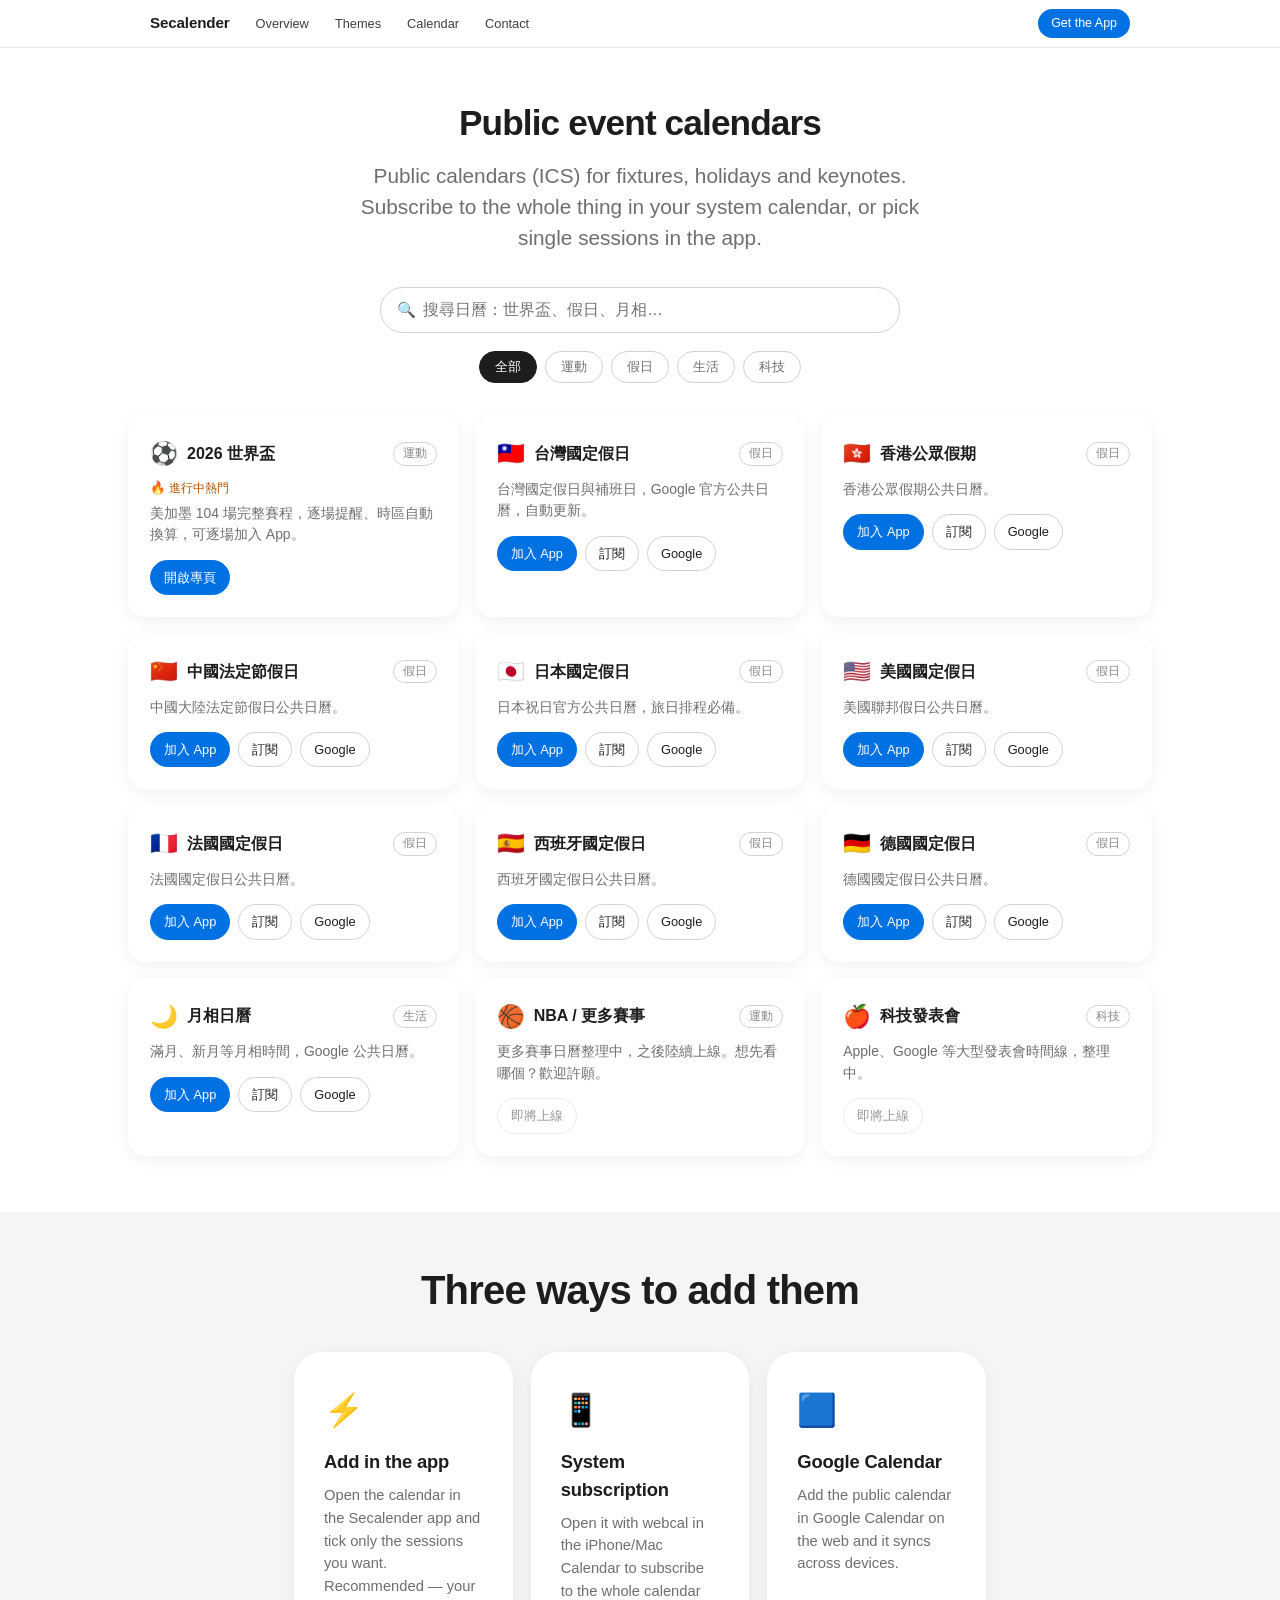
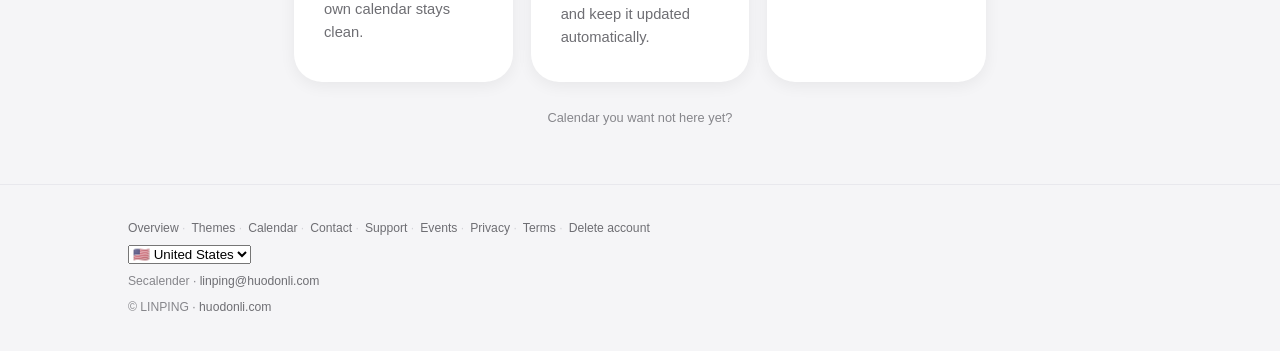
<file: events.html>
<!DOCTYPE html>
<html lang="zh-TW" data-i18n-title="ttl_ev" data-i18n-desc="dsc_ev">
<head>
<meta charset="UTF-8">
<meta name="viewport" content="width=device-width,initial-scale=1">
<meta name="theme-color" content="#ffffff">
<meta name='impact-site-verification' value='e8845c05-d384-4968-9272-03ab97bd03b6'>
<script async src="https://pagead2.googlesyndication.com/pagead/js/adsbygoogle.js?client=ca-pub-1966935992240369" crossorigin="anonymous"></script>
<script async src="https://www.googletagmanager.com/gtag/js?id=G-1Z3FMHJKJ3"></script>
<script>window.dataLayer=window.dataLayer||[];function gtag(){dataLayer.push(arguments);}gtag('js',new Date());gtag('config','G-1Z3FMHJKJ3');</script>
<title>公開活動日曆 · 賽事、假日、發表會 | Secalender</title>
<meta name="description" content="集合網路上的公開活動日曆（ICS）：2026 世界盃賽程、各國國定假日、月相、科技發表會。一鍵訂閱到 iPhone、Google 日曆，或用 Secalender App 逐場挑選加入。">
<link rel="canonical" href="https://secalender.com/events">
<meta property="og:title" content="公開活動日曆集合 · Secalender">
<meta property="og:description" content="賽事、假日、發表會日曆一站搜尋與訂閱。">
<meta property="og:image" content="https://secalender.com/assets/og.png">
<meta name="twitter:card" content="summary_large_image">
<link rel="stylesheet" href="/assets/ui.css?v=2026110201">
<script src="/assets/i18n-ui.js?v=2026110201"></script>
<script src="/assets/i18n.js?v=2026110201"></script>
<link rel="alternate" hreflang="zh-TW" href="https://secalender.com/events?region=TW">
<link rel="alternate" hreflang="zh-Hans" href="https://secalender.com/events?region=CN">
<link rel="alternate" hreflang="ja" href="https://secalender.com/events?region=JP">
<link rel="alternate" hreflang="en" href="https://secalender.com/events?region=US">
<link rel="alternate" hreflang="es" href="https://secalender.com/events?region=ES">
<link rel="alternate" hreflang="fr" href="https://secalender.com/events?region=FR">
<link rel="alternate" hreflang="de" href="https://secalender.com/events?region=DE">
<link rel="alternate" hreflang="x-default" href="https://secalender.com/events">
</head>
<body>

<nav class="nav">
 <div class="in">
  <a class="brand" href="/">Secalender</a>
  <a href="/#intro" data-i18n="nav_intro">介紹</a>
  <a href="/#templates" data-i18n="nav_tpl">模板</a>
  <a href="/calendar" data-i18n="nav_cal">日曆</a>
  <a href="/support" data-i18n="nav_contact">聯繫我們</a>
  <span class="sp"></span>
  <a class="btn" href="https://apps.apple.com/tw/app/secalender/id6743923504" data-i18n="nav_dl">取得 App</a>
 </div>
</nav>

<section class="band tight">
 <div class="in center">
  <h1 class="display" style="font-size:2.2rem" data-i18n="ev_h">公開活動日曆</h1>
  <p class="lede wide" data-i18n="ev_p">賽事、假日、發表會的公開日曆（ICS）。整份訂閱交給系統行事曆自動更新，或用 App 逐場挑選加入。</p>
  <div class="search">
   <span class="mag" aria-hidden="true">🔍</span>
   <label for="calSearch" style="position:absolute;left:-9999px">搜尋日曆</label>
   <input id="calSearch" type="search" autocomplete="off" placeholder="搜尋日曆：世界盃、假日、月相…">
  </div>
  <div class="chips" id="calChips"></div>
 </div>
 <div class="in">
  <div class="cals" id="calGrid"></div>
  <p class="small center" id="calEmpty" hidden style="padding:40px 0" data-i18n="ev_none">沒有符合的日曆。換個關鍵字，或來信告訴我們想要哪一個。</p>
 </div>
</section>

<section class="band alt tight">
 <div class="in narrow">
  <h2 class="title center" data-in data-i18n="ev_ways">三種加入方式</h2>
  <div class="bento" style="grid-template-columns:repeat(auto-fit,minmax(200px,1fr))">
   <div class="tile" data-in><span class="ic">⚡</span><h3 data-i18n="ev_w1">加入 App</h3><p data-i18n="ev_w1d">在 Secalender App 中開啟日曆，勾選想要的場次再加入自己的行程。最推薦，不會被整份日曆洗版。</p></div>
   <div class="tile" data-in style="--d:1"><span class="ic">📱</span><h3 data-i18n="ev_w2">系統訂閱</h3><p data-i18n="ev_w2d">以 webcal 開啟 iPhone／Mac 行事曆，整份訂閱並自動保持更新。</p></div>
   <div class="tile" data-in style="--d:2"><span class="ic">🟦</span><h3 data-i18n="ev_w3">Google 日曆</h3><p data-i18n="ev_w3d">在 Google 日曆網頁版加入該公開日曆，跨裝置同步。</p></div>
  </div>
  <p class="small center" style="margin-top:26px" data-i18n="ev_wish">想要的日曆還沒上線？<a href="mailto:linping@huodonli.com">來信許願</a>。</p>
 </div>
</section>

<div class="foot">
 <div class="in">
  <div class="row"><a href="/" data-i18n="nav_intro">介紹</a><a href="/#templates" data-i18n="nav_tpl">模板</a><a href="/calendar" data-i18n="nav_cal">日曆</a><a href="/support" data-i18n="nav_contact">聯繫我們</a><a href="/support" data-i18n="f_support">支援</a><a href="/events" data-i18n="f_events">公開日曆</a><a href="/privacy" data-i18n="f_privacy">隱私政策</a><a href="/terms" data-i18n="f_terms">服務條款</a><a href="/delete-account" data-i18n="f_delete">刪除帳號</a></div>
  <div data-region-switch></div>
  <div>Secalender · <a href="mailto:linping@huodonli.com">linping@huodonli.com</a></div>
  <div>© LINPING · <a href="https://huodonli.com">huodonli.com</a></div>
 </div>
</div>

<script src="/assets/catalog.js?v=2026110201"></script>
<script src="/assets/ui.js?v=2026110201"></script>
</body>
</html>
</file>
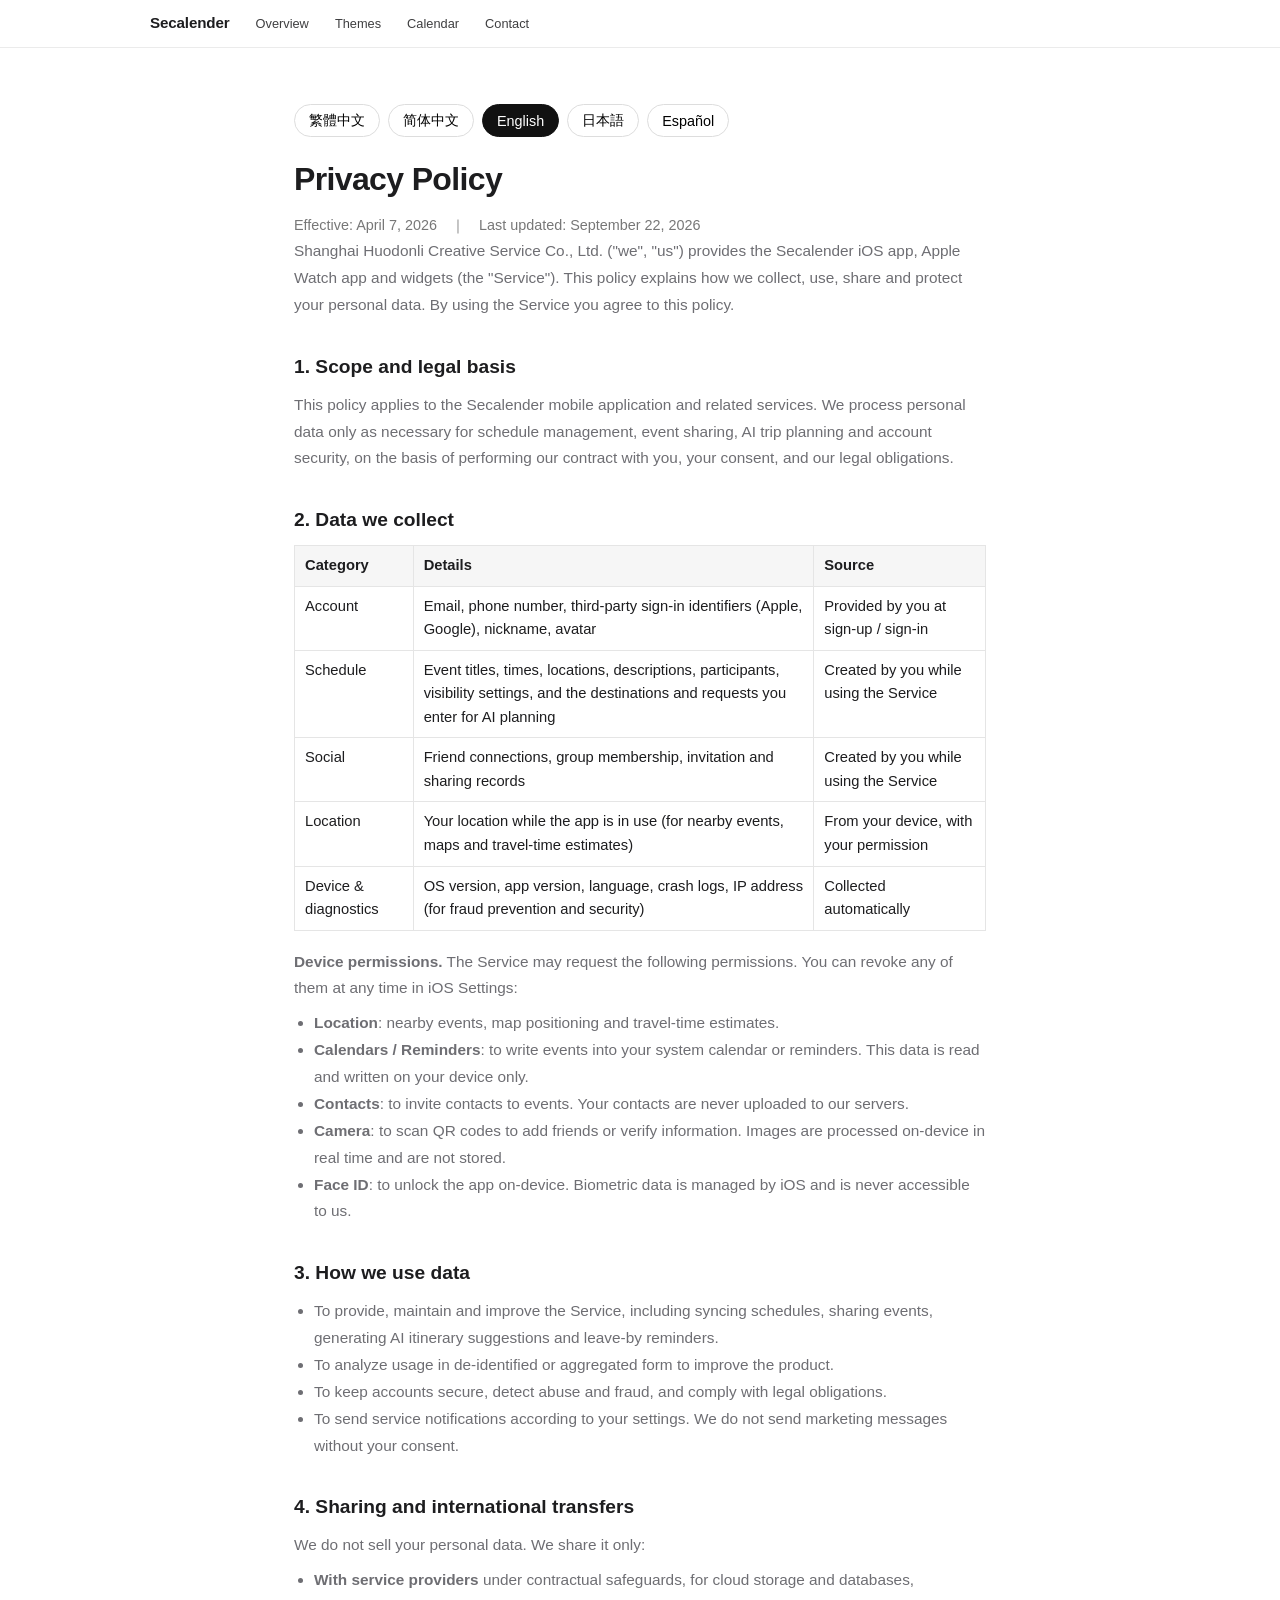
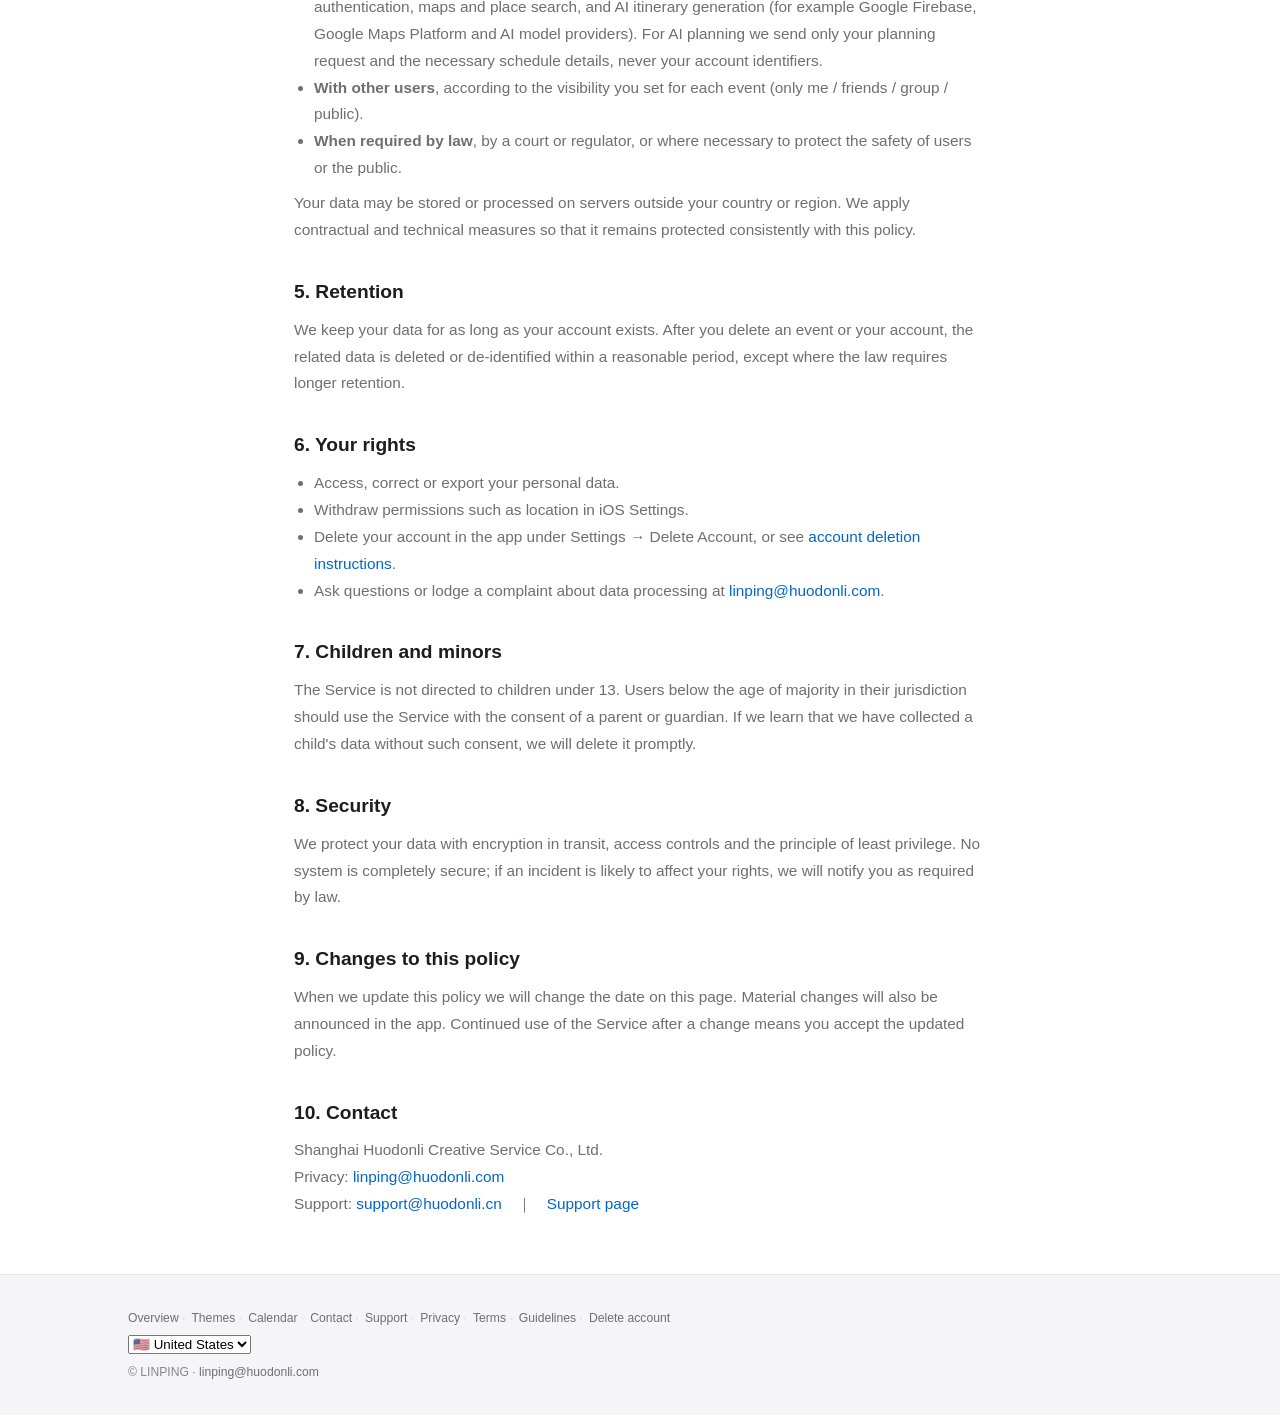
<file: privacy.html>
<!DOCTYPE html>
<html lang="zh-Hant" data-i18n-title="ttl_privacy">
<head>
<meta charset="UTF-8">
<meta name="viewport" content="width=device-width,initial-scale=1">
<meta name="theme-color" content="#ffffff">
<title>隱私權政策 · Privacy Policy · Secalender</title>
<meta name="description" content="Secalender 隱私權政策 / Privacy Policy — 上海活動曆創意服務有限公司。">
<link rel="canonical" href="https://secalender.com/privacy">
<link rel="stylesheet" href="/assets/ui.css?v=2026110201">
<style>
.lang-sw{display:flex;gap:8px;margin:0 0 18px}
.lang-sw button{padding:6px 14px;border:1px solid #ddd;border-radius:999px;background:#fff;cursor:pointer;font-size:.9rem}
.lang-sw button.on{background:#111;color:#fff;border-color:#111}
.doc table{width:100%;border-collapse:collapse;font-size:.92rem;margin:10px 0 18px}
.doc th,.doc td{border:1px solid #e5e5e5;padding:8px 10px;text-align:left;vertical-align:top;line-height:1.6}
.doc th{background:#f6f6f6;font-weight:600}
.doc .meta{font-size:.9rem;color:#777}
[hidden]{display:none!important}
</style>
<script src="/assets/i18n-ui.js?v=2026110201"></script>
<script src="/assets/i18n.js?v=2026110201"></script>
<link rel="alternate" hreflang="zh-TW" href="https://secalender.com/privacy?region=TW">
<link rel="alternate" hreflang="zh-Hans" href="https://secalender.com/privacy?region=CN">
<link rel="alternate" hreflang="ja" href="https://secalender.com/privacy?region=JP">
<link rel="alternate" hreflang="en" href="https://secalender.com/privacy?region=US">
<link rel="alternate" hreflang="es" href="https://secalender.com/privacy?region=ES">
<link rel="alternate" hreflang="fr" href="https://secalender.com/privacy?region=FR">
<link rel="alternate" hreflang="de" href="https://secalender.com/privacy?region=DE">
<link rel="alternate" hreflang="x-default" href="https://secalender.com/privacy">
</head>
<body>
<nav class="nav">
 <div class="in">
  <a class="brand" href="/">Secalender</a>
  <a href="/#intro" data-i18n="nav_intro">介紹</a>
  <a href="/#templates" data-i18n="nav_tpl">模板</a>
  <a href="/calendar" data-i18n="nav_cal">日曆</a>
  <a href="/support" data-i18n="nav_contact">聯繫我們</a>
 </div>
</nav>

<section class="band tight"><div class="in narrow doc">
<div class="lang-sw">
 <button class="on" data-lang="zh" onclick="setLang('zh')">繁體中文</button>
 <button data-lang="en" onclick="setLang('en')">English</button>
</div>

<!-- ===================== zh-Hant ===================== -->
<div id="zh">
<h1>隱私權政策</h1>
<p class="meta">生效日期：2026 年 4 月 7 日　｜　最近更新：2026 年 9 月 22 日</p>
<p>上海活動曆創意服務有限公司（下稱「我們」）提供 Secalender iOS App、Apple Watch App 與小工具（下稱「本服務」）。本政策說明我們如何蒐集、使用、分享與保護你的個人資料。使用本服務即表示你已閱讀並同意本政策。</p>

<h2>1. 適用範圍與法律依據</h2>
<p>本政策適用於 Secalender 行動應用程式及其相關服務。我們僅在提供行程管理、活動分享、AI 行程規劃與帳號安全所必要的範圍內處理個人資料，處理依據包括履行服務契約、你的同意，以及法律規定的義務。</p>

<h2>2. 我們蒐集的資料</h2>
<table>
<tr><th>類別</th><th>內容</th><th>來源</th></tr>
<tr><td>帳號資料</td><td>電子郵件、手機號碼、第三方登入識別碼（Apple、Google）、暱稱、頭像</td><td>你於註冊／登入時提供</td></tr>
<tr><td>行程資料</td><td>活動標題、時間、地點、描述、參與者、可見範圍設定、AI 規劃時輸入的目的地與需求</td><td>你於使用時建立</td></tr>
<tr><td>社交資料</td><td>好友關係、群組成員、邀請與分享紀錄</td><td>你於使用時建立</td></tr>
<tr><td>位置資料</td><td>使用 App 期間的所在位置（用於附近行程、地圖與交通時間估算）</td><td>經你授權後由裝置取得</td></tr>
<tr><td>裝置與診斷</td><td>作業系統版本、App 版本、語言設定、當機紀錄、IP 位址（用於防詐與安全）</td><td>自動蒐集</td></tr>
</table>
<p><strong>裝置權限。</strong>本服務可能請求以下權限，皆可於 iOS「設定」中隨時關閉：</p>
<ul>
 <li><strong>位置</strong>：顯示附近行程、地圖定位與交通時間估算。</li>
 <li><strong>行事曆／提醒事項</strong>：將行程寫入系統行事曆或提醒事項。相關資料僅在你的裝置上讀寫。</li>
 <li><strong>通訊錄</strong>：邀請聯絡人參加活動。通訊錄內容不會上傳至我們的伺服器。</li>
 <li><strong>相機</strong>：掃描 QR Code 加好友或驗證資訊。影像僅於裝置端即時處理，不會儲存。</li>
 <li><strong>Face ID</strong>：於裝置端解鎖 App。生物特徵資料由 iOS 管理，我們無法取得。</li>
</ul>

<h2>3. 資料的使用方式</h2>
<ul>
 <li>提供、維護與改善本服務，包括同步行程、分享活動、產生 AI 行程建議與出門提醒。</li>
 <li>以去識別化或彙總方式分析使用情形，改善產品體驗。</li>
 <li>維護帳號安全、偵測濫用與詐欺，並遵守相關法律義務。</li>
 <li>依你的設定寄送服務通知。我們不會未經同意寄送行銷訊息。</li>
</ul>

<h2>4. 資料分享與跨境傳輸</h2>
<p>我們不會出售你的個人資料。僅在下列情況分享：</p>
<ul>
 <li><strong>服務供應商</strong>：在契約保障下，委託第三方提供雲端儲存與資料庫、身分驗證、地圖與地點搜尋、AI 行程生成等服務（例如 Google Firebase、Google Maps Platform 及 AI 模型服務提供者）。AI 規劃時，僅傳送你輸入的規劃需求與必要的行程資訊，不會傳送你的帳號識別資料。</li>
 <li><strong>其他使用者</strong>：依你設定的可見範圍（僅自己／朋友／群組／公開）向其他使用者顯示行程。</li>
 <li><strong>法律要求</strong>：依法令、法院或主管機關要求，或為保護使用者與公眾安全所必要時。</li>
</ul>
<p>你的資料可能儲存或處理於你所在國家／地區以外的伺服器。我們會採取契約與技術措施，確保資料受到與本政策一致的保護。</p>

<h2>5. 資料保存</h2>
<p>帳號存續期間我們會保存你的資料。你刪除行程或帳號後，相關資料將於合理期間內刪除或去識別化；法律另有保存義務者，依其規定保存。</p>

<h2>6. 你的權利</h2>
<ul>
 <li>查閱、更正或匯出你的個人資料。</li>
 <li>撤回位置等權限授權（於 iOS「設定」中操作）。</li>
 <li>刪除帳號：於 App 內「設定 → 刪除帳號」操作，或參閱 <a href="/delete-account">刪除帳號說明</a>。</li>
 <li>就資料處理提出詢問或申訴：來信 <a href="mailto:linping@huodonli.com">linping@huodonli.com</a>。</li>
</ul>

<h2>7. 兒童與未成年人</h2>
<p>本服務不以 13 歲以下兒童為對象。未達所在地法定年齡的使用者，應在父母或監護人同意下使用本服務。若我們發現在未經同意情況下蒐集了兒童資料，將儘速刪除。</p>

<h2>8. 資料安全</h2>
<p>我們採用傳輸加密、存取控制與最小權限原則保護你的資料。任何系統皆無法保證絕對安全，若發生可能影響你權益的資料事故，我們將依法通知。</p>

<h2>9. 政策更新</h2>
<p>本政策更新時會於本頁標示日期。重大變更將另以 App 內通知告知。變更後繼續使用本服務即表示同意更新後的政策。</p>

<h2>10. 聯絡我們</h2>
<p>上海活動曆創意服務有限公司<br>
隱私相關：<a href="mailto:linping@huodonli.com">linping@huodonli.com</a><br>
產品支援：<a href="mailto:support@huodonli.cn">support@huodonli.cn</a>　｜　<a href="/support">支援頁面</a></p>
</div>

<!-- ===================== English ===================== -->
<div id="en" hidden>
<h1>Privacy Policy</h1>
<p class="meta">Effective: April 7, 2026　｜　Last updated: September 22, 2026</p>
<p>Shanghai Huodonli Creative Service Co., Ltd. ("we", "us") provides the Secalender iOS app, Apple Watch app and widgets (the "Service"). This policy explains how we collect, use, share and protect your personal data. By using the Service you agree to this policy.</p>

<h2>1. Scope and legal basis</h2>
<p>This policy applies to the Secalender mobile application and related services. We process personal data only as necessary for schedule management, event sharing, AI trip planning and account security, on the basis of performing our contract with you, your consent, and our legal obligations.</p>

<h2>2. Data we collect</h2>
<table>
<tr><th>Category</th><th>Details</th><th>Source</th></tr>
<tr><td>Account</td><td>Email, phone number, third-party sign-in identifiers (Apple, Google), nickname, avatar</td><td>Provided by you at sign-up / sign-in</td></tr>
<tr><td>Schedule</td><td>Event titles, times, locations, descriptions, participants, visibility settings, and the destinations and requests you enter for AI planning</td><td>Created by you while using the Service</td></tr>
<tr><td>Social</td><td>Friend connections, group membership, invitation and sharing records</td><td>Created by you while using the Service</td></tr>
<tr><td>Location</td><td>Your location while the app is in use (for nearby events, maps and travel-time estimates)</td><td>From your device, with your permission</td></tr>
<tr><td>Device &amp; diagnostics</td><td>OS version, app version, language, crash logs, IP address (for fraud prevention and security)</td><td>Collected automatically</td></tr>
</table>
<p><strong>Device permissions.</strong> The Service may request the following permissions. You can revoke any of them at any time in iOS Settings:</p>
<ul>
 <li><strong>Location</strong>: nearby events, map positioning and travel-time estimates.</li>
 <li><strong>Calendars / Reminders</strong>: to write events into your system calendar or reminders. This data is read and written on your device only.</li>
 <li><strong>Contacts</strong>: to invite contacts to events. Your contacts are never uploaded to our servers.</li>
 <li><strong>Camera</strong>: to scan QR codes to add friends or verify information. Images are processed on-device in real time and are not stored.</li>
 <li><strong>Face ID</strong>: to unlock the app on-device. Biometric data is managed by iOS and is never accessible to us.</li>
</ul>

<h2>3. How we use data</h2>
<ul>
 <li>To provide, maintain and improve the Service, including syncing schedules, sharing events, generating AI itinerary suggestions and leave-by reminders.</li>
 <li>To analyze usage in de-identified or aggregated form to improve the product.</li>
 <li>To keep accounts secure, detect abuse and fraud, and comply with legal obligations.</li>
 <li>To send service notifications according to your settings. We do not send marketing messages without your consent.</li>
</ul>

<h2>4. Sharing and international transfers</h2>
<p>We do not sell your personal data. We share it only:</p>
<ul>
 <li><strong>With service providers</strong> under contractual safeguards, for cloud storage and databases, authentication, maps and place search, and AI itinerary generation (for example Google Firebase, Google Maps Platform and AI model providers). For AI planning we send only your planning request and the necessary schedule details, never your account identifiers.</li>
 <li><strong>With other users</strong>, according to the visibility you set for each event (only me / friends / group / public).</li>
 <li><strong>When required by law</strong>, by a court or regulator, or where necessary to protect the safety of users or the public.</li>
</ul>
<p>Your data may be stored or processed on servers outside your country or region. We apply contractual and technical measures so that it remains protected consistently with this policy.</p>

<h2>5. Retention</h2>
<p>We keep your data for as long as your account exists. After you delete an event or your account, the related data is deleted or de-identified within a reasonable period, except where the law requires longer retention.</p>

<h2>6. Your rights</h2>
<ul>
 <li>Access, correct or export your personal data.</li>
 <li>Withdraw permissions such as location in iOS Settings.</li>
 <li>Delete your account in the app under Settings → Delete Account, or see <a href="/delete-account">account deletion instructions</a>.</li>
 <li>Ask questions or lodge a complaint about data processing at <a href="mailto:linping@huodonli.com">linping@huodonli.com</a>.</li>
</ul>

<h2>7. Children and minors</h2>
<p>The Service is not directed to children under 13. Users below the age of majority in their jurisdiction should use the Service with the consent of a parent or guardian. If we learn that we have collected a child's data without such consent, we will delete it promptly.</p>

<h2>8. Security</h2>
<p>We protect your data with encryption in transit, access controls and the principle of least privilege. No system is completely secure; if an incident is likely to affect your rights, we will notify you as required by law.</p>

<h2>9. Changes to this policy</h2>
<p>When we update this policy we will change the date on this page. Material changes will also be announced in the app. Continued use of the Service after a change means you accept the updated policy.</p>

<h2>10. Contact</h2>
<p>Shanghai Huodonli Creative Service Co., Ltd.<br>
Privacy: <a href="mailto:linping@huodonli.com">linping@huodonli.com</a><br>
Support: <a href="mailto:support@huodonli.cn">support@huodonli.cn</a>　｜　<a href="/support">Support page</a></p>
</div>

<div id="cn" hidden>
<h1>隐私政策</h1>
<p class="meta">生效日期：2026 年 4 月 7 日　｜　最近更新：2026 年 9 月 22 日</p>
<p>上海活动历创意服务有限公司（以下称「我们」）提供 Secalender iOS App、Apple Watch App 与小组件（以下称「本服务」）。本政策说明我们如何收集、使用、共享与保护你的个人信息。使用本服务即表示你同意本政策。</p>

<h2>1. 适用范围与法律依据</h2>
<p>本政策适用于 Secalender 移动应用及相关服务。我们仅在行程管理、活动分享、AI 行程规划与账号安全所必需的范围内处理个人信息，依据为履行与你之间的合同、你的同意，以及我们的法定义务。</p>

<h2>2. 我们收集的信息</h2>
<table>
<tr><th>类别</th><th>内容</th><th>来源</th></tr>
<tr><td>账号</td><td>邮箱、手机号、第三方登录标识（Apple、Google）、昵称、头像</td><td>你在注册／登录时提供</td></tr>
<tr><td>行程</td><td>活动标题、时间、地点、说明、参与者、可见范围设置，以及你为 AI 规划输入的目的地与需求</td><td>你在使用服务过程中创建</td></tr>
<tr><td>社交</td><td>好友关系、群组成员资格、邀请与分享记录</td><td>你在使用服务过程中创建</td></tr>
<tr><td>位置</td><td>使用期间的位置信息（用于附近活动、地图与通勤时间预估）</td><td>经你授权后从设备获取</td></tr>
<tr><td>设备与诊断</td><td>系统版本、App 版本、语言、崩溃日志、IP 地址（用于防欺诈与安全）</td><td>自动收集</td></tr>
</table>
<p><strong>设备权限。</strong>本服务可能申请以下权限，你可随时在 iOS 设置中撤回：</p>
<ul>
 <li><strong>位置</strong>：附近活动、地图定位与通勤时间预估。</li>
 <li><strong>日历／提醒事项</strong>：把活动写入系统日历或提醒事项。该数据仅在你的设备上读写。</li>
 <li><strong>通讯录</strong>：邀请联系人参加活动。通讯录内容不会上传到我们的服务器。</li>
 <li><strong>相机</strong>：扫描二维码添加好友或核验信息。图像在设备端实时处理，不会存储。</li>
 <li><strong>面容 ID</strong>：在设备端解锁 App。生物特征数据由 iOS 管理，我们无法获取。</li>
</ul>

<h2>3. 信息的使用方式</h2>
<ul>
 <li>提供、维护与改进本服务，包括行程同步、活动分享、AI 行程建议与出发提醒。</li>
 <li>以去标识化或汇总的形式分析使用情况，用于改进产品。</li>
 <li>保障账号安全，识别滥用与欺诈，并履行法定义务。</li>
 <li>依你的设置发送服务通知。未经你同意，我们不会发送营销信息。</li>
</ul>

<h2>4. 信息共享与跨境传输</h2>
<p>我们不会出售你的个人信息，仅在以下情况共享：</p>
<ul>
 <li><strong>与服务提供商</strong>（在合同保障下）用于云存储与数据库、身份认证、地图与地点搜索、AI 行程生成（例如 Google Firebase、Google Maps Platform 及 AI 模型服务商）。AI 规划仅发送该次规划请求与必要的行程信息，不包含你的账号标识。</li>
 <li><strong>与其他用户</strong>，按你为每个行程设置的可见范围（仅自己／好友／群组／公开）。</li>
 <li><strong>依法律要求</strong>，应法院或监管机关要求，或为保护用户与公众安全所必需时。</li>
</ul>
<p>你的信息可能存储或处理于你所在国家或地区以外的服务器。我们会采取合同与技术措施，使其获得与本政策一致的保护。</p>

<h2>5. 信息保存</h2>
<p>在你的账号存续期间，我们会保存相关信息。你删除某个行程或账号后，相关数据将在合理期限内删除或去标识化，法律要求更长保存期限的除外。</p>

<h2>6. 你的权利</h2>
<ul>
 <li>访问、更正或导出你的个人信息。</li>
 <li>在 iOS 设置中撤回位置等权限。</li>
 <li>在 App 内「设置 → 删除账号」删除账号，或参见<a href="/delete-account#cn">账号删除说明</a>。</li>
 <li>就信息处理提出疑问或投诉：<a href="mailto:linping@huodonli.com">linping@huodonli.com</a>。</li>
</ul>

<h2>7. 儿童与未成年人</h2>
<p>本服务不面向 13 岁以下儿童。未达所在司法辖区成年年龄的用户，应在父母或监护人同意下使用本服务。若我们发现在未获同意的情况下收集了儿童信息，将尽快删除。</p>

<h2>8. 信息安全</h2>
<p>我们通过传输加密、访问控制与最小权限原则保护你的信息。没有系统能绝对安全；若发生可能影响你权益的事件，我们将依法通知你。</p>

<h2>9. 政策更新</h2>
<p>本政策更新时，我们会修改本页日期；重大变更还会在 App 内公告。变更后继续使用本服务，即表示你接受更新后的政策。</p>

<h2>10. 联系我们</h2>
<p>上海活动历创意服务有限公司<br>
隐私相关：<a href="mailto:linping@huodonli.com">linping@huodonli.com</a><br>
一般支持：<a href="mailto:support@huodonli.cn">support@huodonli.cn</a>　｜　<a href="/support">支持页面</a></p>
</div>

<div id="ja" hidden>
<h1>プライバシーポリシー</h1>
<p class="meta">施行日：2026 年 4 月 7 日　｜　最終更新：2026 年 9 月 22 日</p>
<p>上海活動曆創意服務有限公司（以下「当社」）は、Secalender の iOS アプリ、Apple Watch アプリおよびウィジェット（以下「本サービス」）を提供します。本ポリシーでは、個人データの収集・利用・共有・保護の方法を説明します。本サービスをご利用になることで、本ポリシーに同意したものとみなされます。</p>

<h2>1. 適用範囲と法的根拠</h2>
<p>本ポリシーは Secalender モバイルアプリおよび関連サービスに適用されます。当社は、予定の管理、イベントの共有、AI による旅程作成、アカウントの安全確保に必要な範囲でのみ個人データを取り扱い、その根拠は利用者との契約の履行、利用者の同意、および法令上の義務です。</p>

<h2>2. 収集するデータ</h2>
<table>
<tr><th>区分</th><th>内容</th><th>取得元</th></tr>
<tr><td>アカウント</td><td>メールアドレス、電話番号、外部ログインの識別子（Apple、Google）、ニックネーム、プロフィール画像</td><td>登録・ログイン時に利用者が入力</td></tr>
<tr><td>予定</td><td>イベントの名称、日時、場所、説明、参加者、公開範囲の設定、AI プランニングで入力した目的地や要望</td><td>利用者がサービス利用中に作成</td></tr>
<tr><td>ソーシャル</td><td>友だち関係、グループのメンバー資格、招待・共有の記録</td><td>利用者がサービス利用中に作成</td></tr>
<tr><td>位置情報</td><td>アプリ利用中の位置情報（近くのイベント、地図、移動時間の目安に使用）</td><td>許可にもとづき端末から取得</td></tr>
<tr><td>端末・診断</td><td>OS バージョン、アプリのバージョン、言語、クラッシュログ、IP アドレス（不正防止と安全のため）</td><td>自動的に収集</td></tr>
</table>
<p><strong>端末の権限。</strong>本サービスは次の権限を求めることがあります。iOS の設定からいつでも取り消せます：</p>
<ul>
 <li><strong>位置情報</strong>：近くのイベント、地図の位置表示、移動時間の目安。</li>
 <li><strong>カレンダー／リマインダー</strong>：システムのカレンダーやリマインダーへの書き込み。これらのデータは端末内でのみ読み書きします。</li>
 <li><strong>連絡先</strong>：連絡先の相手をイベントに招待するため。連絡先が当社のサーバーに送信されることはありません。</li>
 <li><strong>カメラ</strong>：QR コードの読み取りによる友だち追加や情報の確認。画像は端末上でリアルタイムに処理し、保存しません。</li>
 <li><strong>Face ID</strong>：端末上でのアプリのロック解除。生体データは iOS が管理し、当社はアクセスできません。</li>
</ul>

<h2>3. データの利用目的</h2>
<ul>
 <li>本サービスの提供・維持・改善（予定の同期、イベントの共有、AI による旅程提案、出発時刻の通知など）。</li>
 <li>製品改善のため、匿名化または統計化した形での利用状況の分析。</li>
 <li>アカウントの安全確保、不正・悪用の検知、法令上の義務の遵守。</li>
 <li>設定に応じたサービス通知の送信。同意のないマーケティング配信は行いません。</li>
</ul>

<h2>4. 共有と国外移転</h2>
<p>当社は個人データを販売しません。共有するのは次の場合に限ります：</p>
<ul>
 <li><strong>サービス提供者</strong>（契約上の保護措置のもと）：クラウドストレージとデータベース、認証、地図と場所の検索、AI による旅程生成（例：Google Firebase、Google Maps Platform、AI モデル提供者）。AI プランニングでは、その依頼内容と必要な予定情報のみを送信し、アカウント識別子は送信しません。</li>
 <li><strong>他の利用者</strong>：各予定に設定した公開範囲（自分のみ／友だち／グループ／公開）に従います。</li>
 <li><strong>法令にもとづく場合</strong>：裁判所や規制当局の要請、または利用者や公衆の安全を守るために必要な場合。</li>
 </ul>
<p>データは利用者の国・地域外のサーバーで保存・処理されることがあります。当社は契約上および技術上の措置を講じ、本ポリシーと同等の保護を維持します。</p>

<h2>5. 保存期間</h2>
<p>アカウントが存続する間、データを保存します。予定やアカウントを削除した後は、法令でより長い保存が求められる場合を除き、合理的な期間内に関連データを削除または匿名化します。</p>

<h2>6. 利用者の権利</h2>
<ul>
 <li>個人データの開示、訂正、エクスポート。</li>
 <li>位置情報などの権限を iOS の設定で取り消すこと。</li>
 <li>アプリの「設定 → アカウント削除」からの削除、または<a href="/delete-account#ja">アカウント削除の説明</a>の参照。</li>
 <li>データの取り扱いに関する問い合わせ・苦情：<a href="mailto:linping@huodonli.com">linping@huodonli.com</a>。</li>
</ul>

<h2>7. 子どもと未成年者</h2>
<p>本サービスは 13 歳未満の子どもを対象としていません。居住地の成年年齢に満たない方は、保護者の同意のもとでご利用ください。同意なく子どものデータを取得したことが判明した場合は、速やかに削除します。</p>

<h2>8. セキュリティ</h2>
<p>通信の暗号化、アクセス制御、最小権限の原則によりデータを保護します。完全に安全なシステムは存在しません。利用者の権利に影響するおそれのある事故が発生した場合は、法令に従って通知します。</p>

<h2>9. 本ポリシーの変更</h2>
<p>本ポリシーを更新した場合は、本ページの日付を変更します。重要な変更はアプリ内でもお知らせします。変更後も利用を続けた場合、更新後のポリシーに同意したものとみなされます。</p>

<h2>10. お問い合わせ</h2>
<p>上海活動曆創意服務有限公司<br>
プライバシー：<a href="mailto:linping@huodonli.com">linping@huodonli.com</a><br>
サポート：<a href="mailto:support@huodonli.cn">support@huodonli.cn</a>　｜　<a href="/support">サポートページ</a></p>
</div>

<div id="es" hidden>
<h1>Política de privacidad</h1>
<p class="meta">En vigor: 7 de abril de 2026　｜　Última actualización: 22 de septiembre de 2026</p>
<p>Shanghai Huodonli Creative Service Co., Ltd. («nosotros») ofrece la app de Secalender para iOS, la app para Apple Watch y sus widgets (el «Servicio»). Esta política explica cómo recogemos, usamos, compartimos y protegemos tus datos personales. Al usar el Servicio aceptas esta política.</p>

<h2>1. Ámbito y base jurídica</h2>
<p>Esta política se aplica a la aplicación móvil Secalender y a los servicios relacionados. Tratamos datos personales solo en la medida necesaria para la gestión de agenda, la compartición de eventos, la planificación de viajes con IA y la seguridad de la cuenta, sobre la base de la ejecución del contrato contigo, tu consentimiento y nuestras obligaciones legales.</p>

<h2>2. Datos que recogemos</h2>
<table>
<tr><th>Categoría</th><th>Detalle</th><th>Origen</th></tr>
<tr><td>Cuenta</td><td>Correo electrónico, teléfono, identificadores de inicio de sesión de terceros (Apple, Google), apodo, avatar</td><td>Los facilitas al registrarte o iniciar sesión</td></tr>
<tr><td>Agenda</td><td>Títulos de eventos, horas, lugares, descripciones, participantes, ajustes de visibilidad y los destinos y peticiones que introduces para la planificación con IA</td><td>Los creas al usar el Servicio</td></tr>
<tr><td>Social</td><td>Conexiones con amigos, pertenencia a grupos, registros de invitación y compartición</td><td>Los creas al usar el Servicio</td></tr>
<tr><td>Ubicación</td><td>Tu ubicación mientras usas la app (eventos cercanos, mapas y estimación de tiempos de desplazamiento)</td><td>Del dispositivo, con tu permiso</td></tr>
<tr><td>Dispositivo y diagnóstico</td><td>Versión del sistema, versión de la app, idioma, registros de fallos, dirección IP (prevención del fraude y seguridad)</td><td>Se recogen automáticamente</td></tr>
</table>
<p><strong>Permisos del dispositivo.</strong> El Servicio puede solicitar los siguientes permisos. Puedes revocarlos cuando quieras en los Ajustes de iOS:</p>
<ul>
 <li><strong>Ubicación</strong>: eventos cercanos, posición en el mapa y estimación de tiempos de desplazamiento.</li>
 <li><strong>Calendario / Recordatorios</strong>: para escribir eventos en el calendario o los recordatorios del sistema. Estos datos se leen y escriben solo en tu dispositivo.</li>
 <li><strong>Contactos</strong>: para invitar a contactos a un evento. Tus contactos nunca se suben a nuestros servidores.</li>
 <li><strong>Cámara</strong>: para escanear códigos QR y añadir amigos o verificar información. Las imágenes se procesan en el dispositivo en tiempo real y no se almacenan.</li>
 <li><strong>Face ID</strong>: para desbloquear la app en el dispositivo. Los datos biométricos los gestiona iOS y nosotros no tenemos acceso.</li>
</ul>

<h2>3. Cómo usamos los datos</h2>
<ul>
 <li>Para prestar, mantener y mejorar el Servicio: sincronizar la agenda, compartir eventos, generar propuestas de itinerario con IA y avisos de salida.</li>
 <li>Para analizar el uso de forma anonimizada o agregada y mejorar el producto.</li>
 <li>Para mantener las cuentas seguras, detectar abusos y fraude y cumplir obligaciones legales.</li>
 <li>Para enviar notificaciones del servicio según tus ajustes. No enviamos comunicaciones comerciales sin tu consentimiento.</li>
</ul>

<h2>4. Compartición y transferencias internacionales</h2>
<p>No vendemos tus datos personales. Solo los compartimos:</p>
<ul>
 <li><strong>Con proveedores de servicios</strong>, bajo garantías contractuales, para almacenamiento en la nube y bases de datos, autenticación, mapas y búsqueda de lugares, y generación de itinerarios con IA (por ejemplo Google Firebase, Google Maps Platform y proveedores de modelos de IA). Para la planificación con IA enviamos solo tu petición y los datos de agenda necesarios, nunca los identificadores de tu cuenta.</li>
 <li><strong>Con otras personas usuarias</strong>, según la visibilidad que definas en cada evento (solo yo / amigos / grupo / público).</li>
 <li><strong>Cuando lo exija la ley</strong>, un tribunal o un regulador, o cuando sea necesario para proteger la seguridad de las personas usuarias o del público.</li>
</ul>
<p>Tus datos pueden almacenarse o tratarse en servidores fuera de tu país o región. Aplicamos medidas contractuales y técnicas para que sigan protegidos conforme a esta política.</p>

<h2>5. Conservación</h2>
<p>Conservamos tus datos mientras exista tu cuenta. Tras eliminar un evento o tu cuenta, los datos relacionados se eliminan o se anonimizan en un plazo razonable, salvo que la ley exija conservarlos más tiempo.</p>

<h2>6. Tus derechos</h2>
<ul>
 <li>Acceder a tus datos personales, rectificarlos o exportarlos.</li>
 <li>Retirar permisos como el de ubicación en los Ajustes de iOS.</li>
 <li>Eliminar tu cuenta en la app, en Ajustes → Eliminar cuenta, o consultar las <a href="/delete-account#es">instrucciones de eliminación</a>.</li>
 <li>Preguntar o presentar una reclamación sobre el tratamiento de datos en <a href="mailto:linping@huodonli.com">linping@huodonli.com</a>.</li>
</ul>

<h2>7. Menores</h2>
<p>El Servicio no está dirigido a menores de 13 años. Quienes no hayan alcanzado la mayoría de edad en su jurisdicción deben usar el Servicio con el consentimiento de su madre, padre o tutor. Si detectamos que hemos recogido datos de un menor sin ese consentimiento, los eliminaremos sin demora.</p>

<h2>8. Seguridad</h2>
<p>Protegemos tus datos con cifrado en tránsito, controles de acceso y el principio de mínimo privilegio. Ningún sistema es completamente seguro; si un incidente pudiera afectar a tus derechos, te lo notificaremos conforme exige la ley.</p>

<h2>9. Cambios en esta política</h2>
<p>Cuando actualicemos esta política cambiaremos la fecha de esta página. Los cambios sustanciales se anunciarán también en la app. Seguir usando el Servicio tras un cambio implica que aceptas la política actualizada.</p>

<h2>10. Contacto</h2>
<p>Shanghai Huodonli Creative Service Co., Ltd.<br>
Privacidad: <a href="mailto:linping@huodonli.com">linping@huodonli.com</a><br>
Soporte: <a href="mailto:support@huodonli.cn">support@huodonli.cn</a>　｜　<a href="/support">Página de soporte</a></p>
</div>

</div></section>

<div class="foot">
 <div class="in">
  <div class="row"><a href="/" data-i18n="nav_intro">介紹</a><a href="/#templates" data-i18n="nav_tpl">模板</a><a href="/calendar" data-i18n="nav_cal">日曆</a><a href="/support" data-i18n="nav_contact">聯繫我們</a><a href="/support" data-i18n="f_support">支援</a><a href="/privacy" data-i18n="f_privacy">隱私政策</a><a href="/terms" data-i18n="f_terms">服務條款</a><a href="/community-guidelines" data-i18n="f_guidelines">社群規範</a><a href="/delete-account" data-i18n="f_delete">刪除帳號</a></div>
  <div data-region-switch></div>
  <div>© LINPING · <a href="mailto:linping@huodonli.com">linping@huodonli.com</a></div>
 </div>
</div>
<script src="/assets/legal.js?v=2026110201"></script>
</body>
</html>
</file>
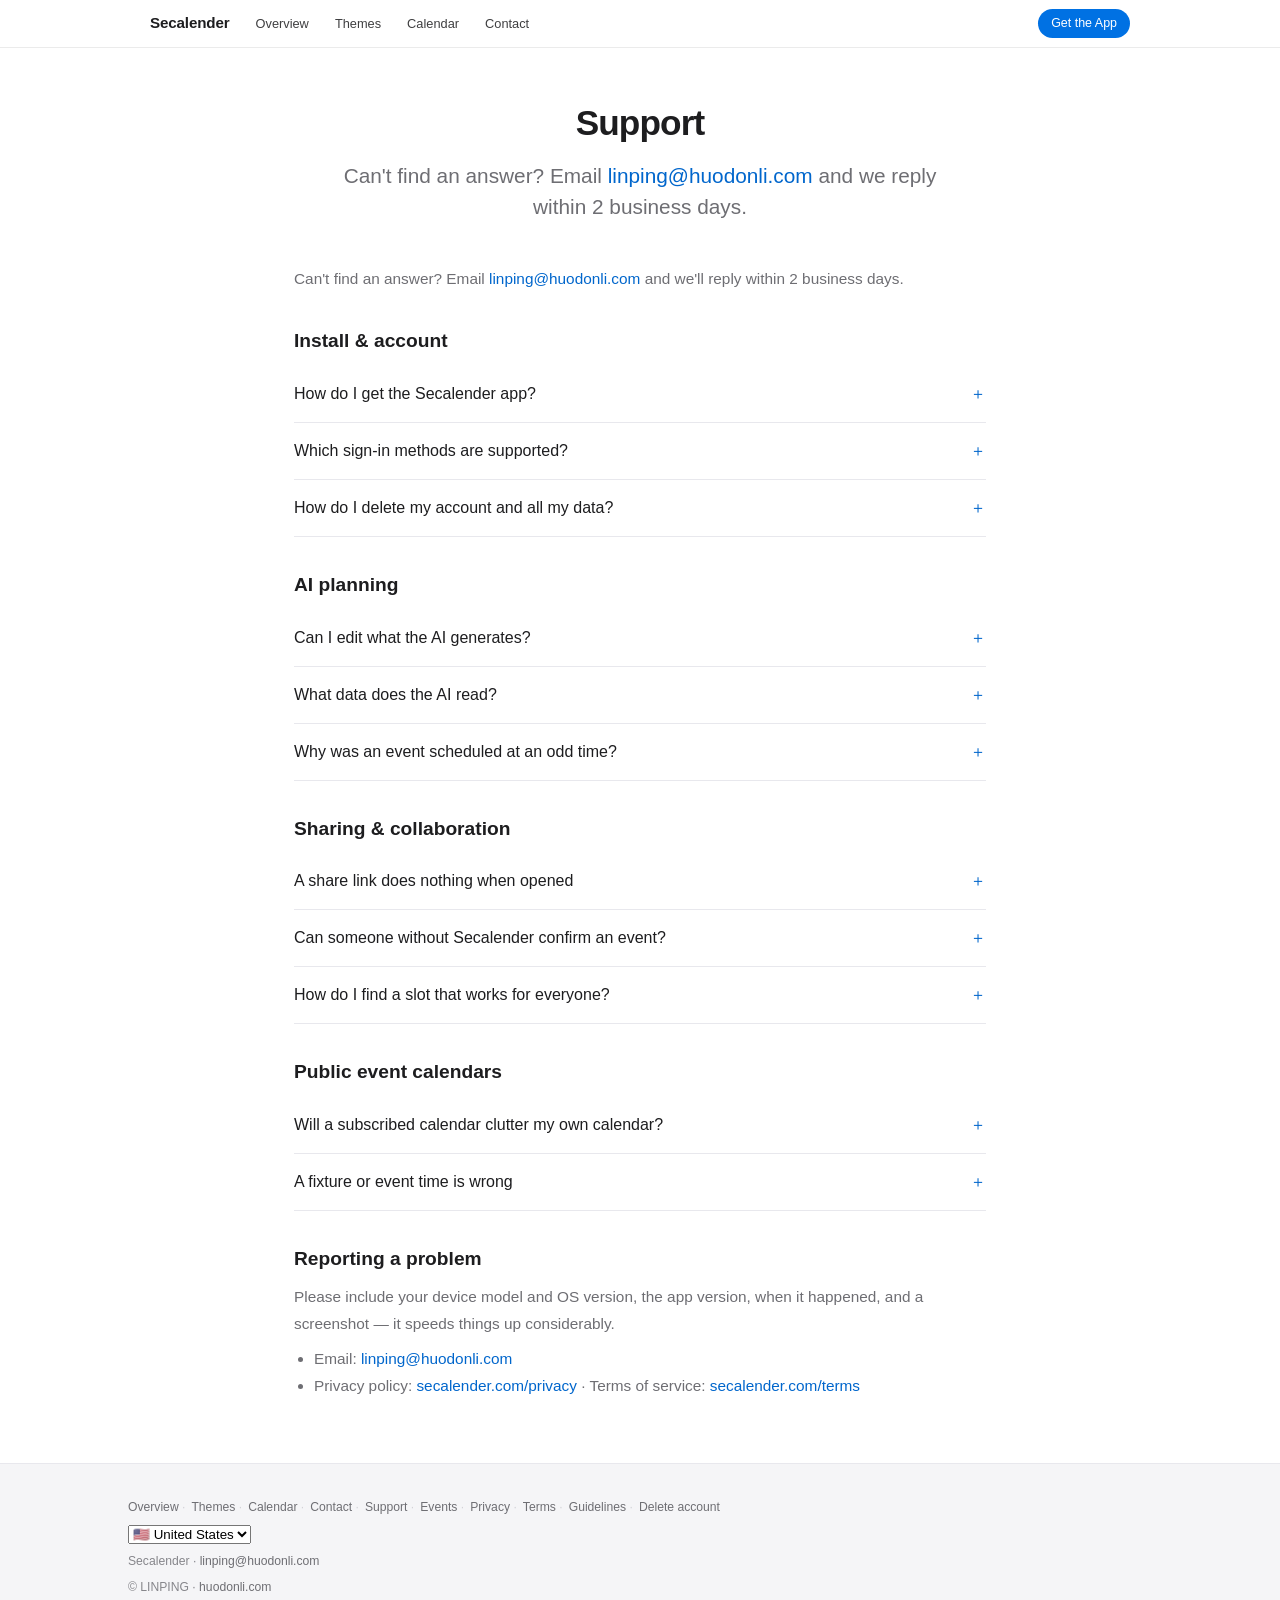
<file: support.html>
<!DOCTYPE html>
<html lang="zh-TW" data-i18n-title="ttl_support" data-i18n-desc="dsc_support">
<head>
<meta charset="UTF-8">
<meta name="viewport" content="width=device-width,initial-scale=1">
<meta name="theme-color" content="#ffffff">
<script async src="https://www.googletagmanager.com/gtag/js?id=G-1Z3FMHJKJ3"></script>
<script>window.dataLayer=window.dataLayer||[];function gtag(){dataLayer.push(arguments);}gtag('js',new Date());gtag('config','G-1Z3FMHJKJ3');</script>
<title>支援中心 · Secalender</title>
<meta name="description" content="Secalender 支援中心：常見問題、帳號與資料處理、分享連結、AI 規劃、問題回報信箱 linping@huodonli.com。">
<link rel="canonical" href="https://secalender.com/support">
<meta property="og:title" content="Secalender 支援中心">
<meta property="og:description" content="常見問題、問題回報與聯絡方式。">
<meta property="og:image" content="https://secalender.com/assets/og.png">
<link rel="stylesheet" href="/assets/ui.css?v=2026110201">
<script type="application/ld+json">
{"@context":"https://schema.org","@type":"FAQPage","mainEntity":[
{"@type":"Question","name":"如何取得 Secalender App？","acceptedAnswer":{"@type":"Answer","text":"iOS 版已在 App Store 上架：https://apps.apple.com/tw/app/secalender/id6743923504"}},
{"@type":"Question","name":"AI 生成的行程可以修改嗎？","acceptedAnswer":{"@type":"Answer","text":"可以。AI 生成的每個行程條目都能編輯時間、地點、備註，或整段刪除重排。"}},
{"@type":"Question","name":"分享連結點開沒有反應？","acceptedAnswer":{"@type":"Answer","text":"請確認已安裝最新版 App；未安裝時網頁會顯示行程預覽並提供下載入口。邀請連結有效期為 30 天。"}},
{"@type":"Question","name":"如何刪除帳號與資料？","acceptedAnswer":{"@type":"Answer","text":"App 內「我的 → 設定 → 帳號 → 刪除帳號」，或來信 linping@huodonli.com 申請。"}}]}
</script>
<script src="/assets/i18n-pages.js?v=2026110201"></script>
<script src="/assets/i18n-ui.js?v=2026110201"></script>
<script src="/assets/i18n.js?v=2026110201"></script>
<link rel="alternate" hreflang="zh-TW" href="https://secalender.com/support?region=TW">
<link rel="alternate" hreflang="zh-Hans" href="https://secalender.com/support?region=CN">
<link rel="alternate" hreflang="ja" href="https://secalender.com/support?region=JP">
<link rel="alternate" hreflang="en" href="https://secalender.com/support?region=US">
<link rel="alternate" hreflang="es" href="https://secalender.com/support?region=ES">
<link rel="alternate" hreflang="fr" href="https://secalender.com/support?region=FR">
<link rel="alternate" hreflang="de" href="https://secalender.com/support?region=DE">
<link rel="alternate" hreflang="x-default" href="https://secalender.com/support">
</head>
<body>
<nav class="nav">
 <div class="in">
  <a class="brand" href="/">Secalender</a>
  <a href="/#intro" data-i18n="nav_intro">介紹</a>
  <a href="/#templates" data-i18n="nav_tpl">模板</a>
  <a href="/calendar" data-i18n="nav_cal">日曆</a>
  <a href="/support" data-i18n="nav_contact">聯繫我們</a>
  <span class="sp"></span>
  <a class="btn" href="https://apps.apple.com/tw/app/secalender/id6743923504" data-i18n="nav_dl">取得 App</a>
 </div>
</nav>
<section class="band tight">
 <div class="in narrow">
  <h1 class="display" style="font-size:2.2rem;text-align:center" data-i18n="sup_h">支援中心</h1>
  <p class="lede wide" style="text-align:center" data-i18n="sup_p" data-i18n-html>找不到答案？來信 <a href="mailto:linping@huodonli.com">linping@huodonli.com</a>，我們會在兩個工作日內回覆。</p>
  <div class="doc" style="margin-top:44px" data-i18n-block="support"></div>
 </div>
 </div>
</section>
<div class="foot">
 <div class="in">
  <div class="row"><a href="/" data-i18n="nav_intro">介紹</a><a href="/#templates" data-i18n="nav_tpl">模板</a><a href="/calendar" data-i18n="nav_cal">日曆</a><a href="/support" data-i18n="nav_contact">聯繫我們</a><a href="/support" data-i18n="f_support">支援</a><a href="/events" data-i18n="f_events">時事活動</a><a href="/privacy" data-i18n="f_privacy">隱私政策</a><a href="/terms" data-i18n="f_terms">服務條款</a><a href="/community-guidelines" data-i18n="f_guidelines">社群規範</a><a href="/delete-account" data-i18n="f_delete">刪除帳號</a></div>
  <div data-region-switch></div>
  <div>Secalender · <a href="mailto:linping@huodonli.com">linping@huodonli.com</a></div>
  <div>© LINPING · <a href="https://huodonli.com">huodonli.com</a></div>
 </div>
</div>
<script src="/assets/ui.js?v=2026110201"></script>
</body>
</html>
</file>
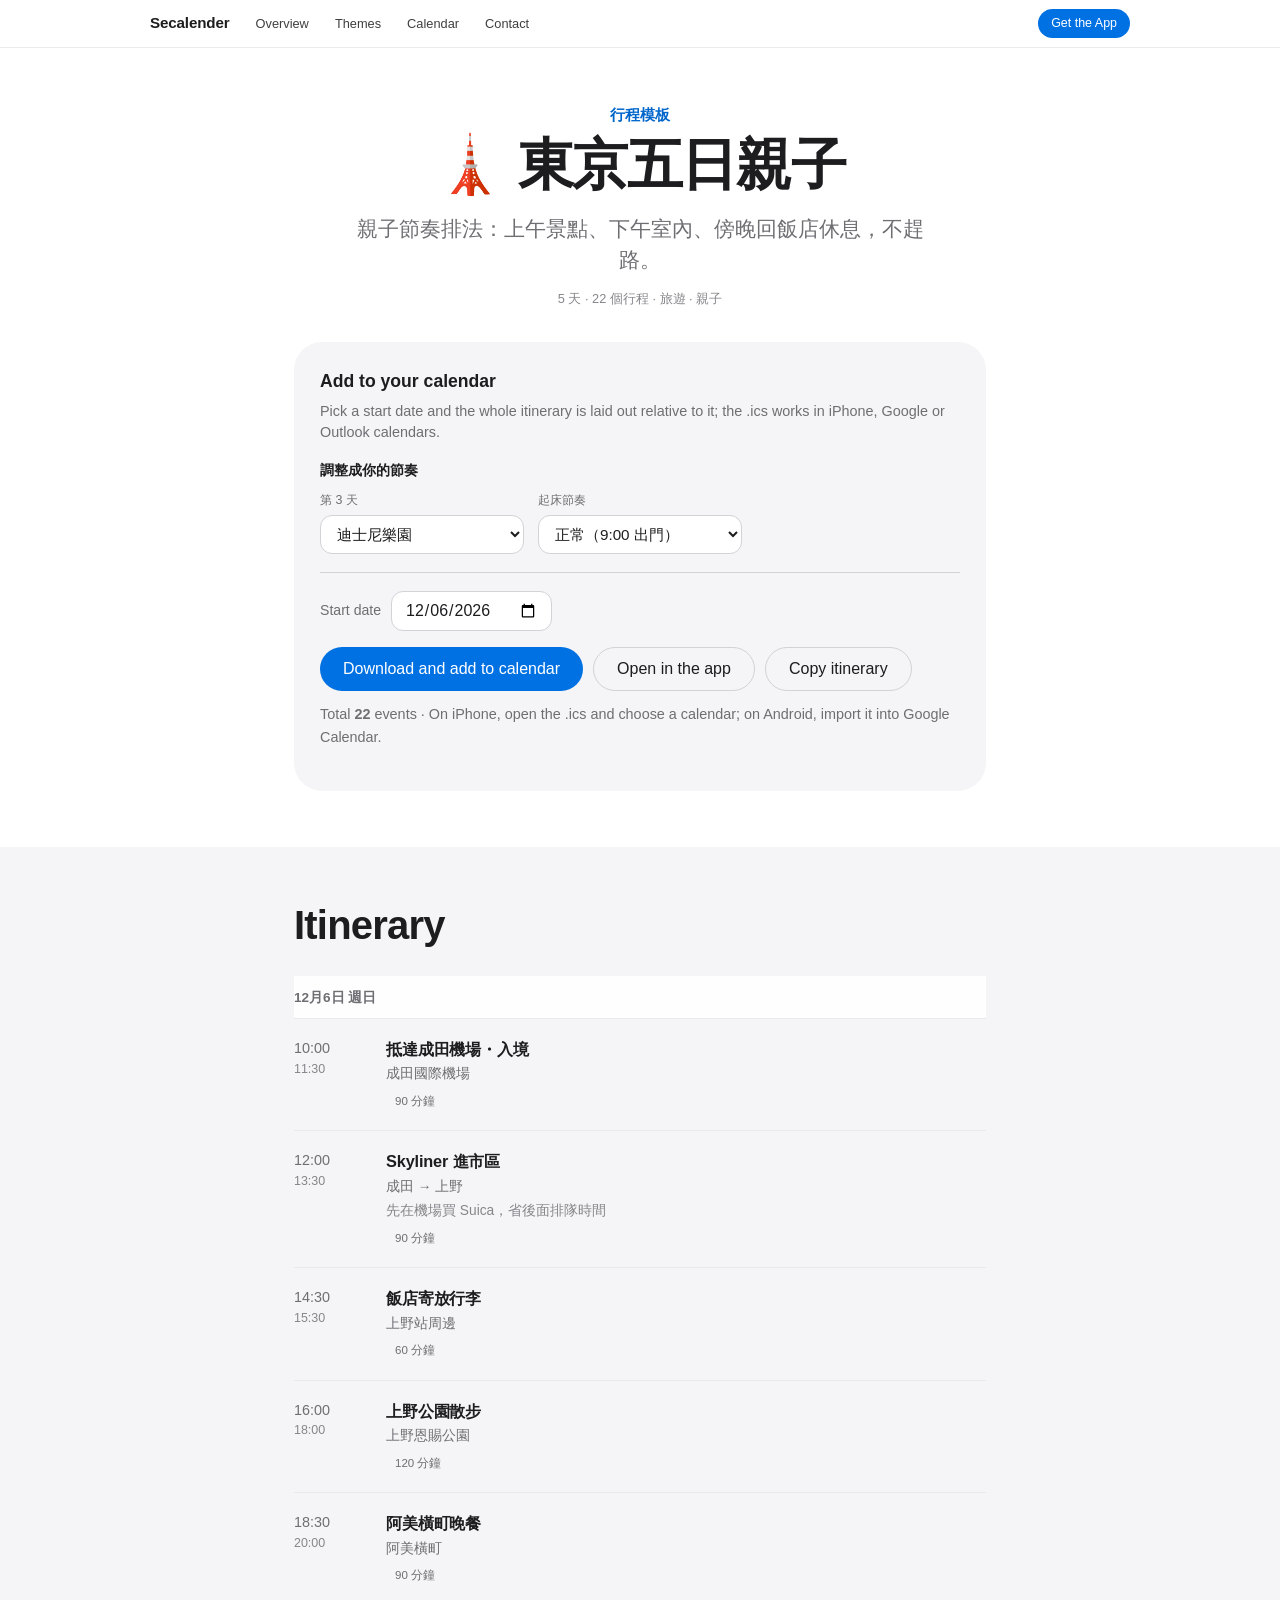
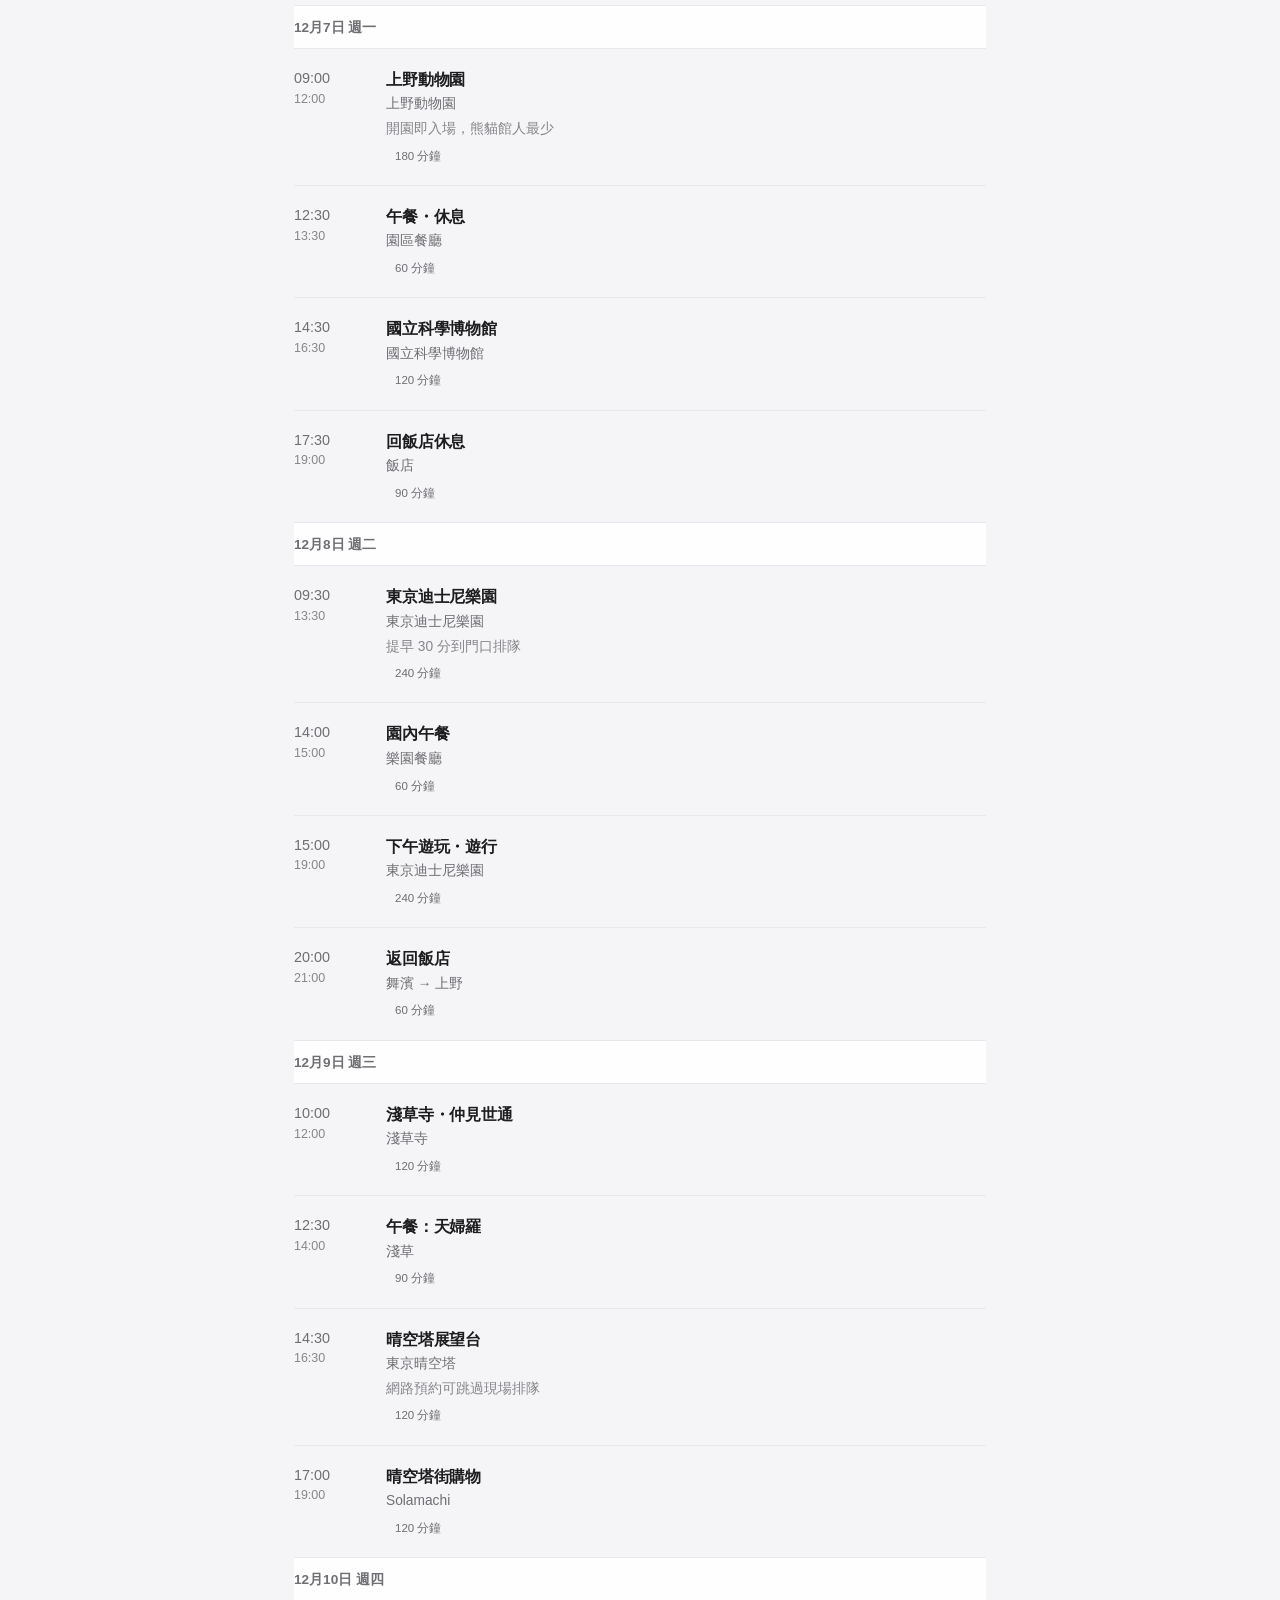
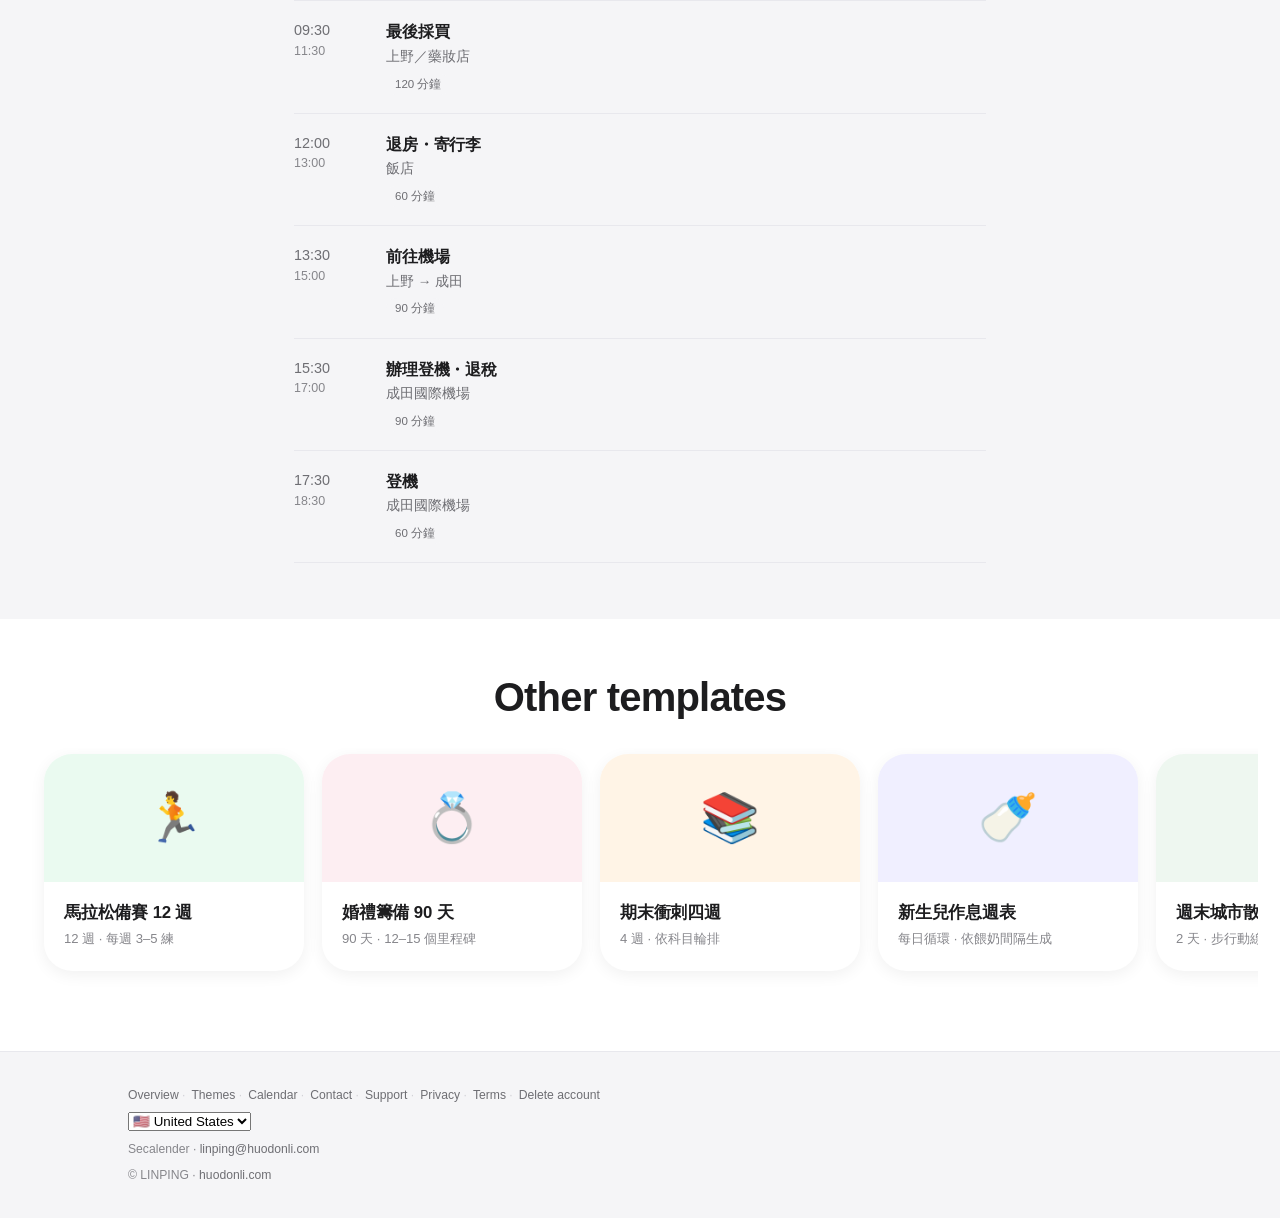
<file: template.html>
<!DOCTYPE html>
<html lang="zh-TW">
<head>
<meta charset="UTF-8">
<meta name="viewport" content="width=device-width,initial-scale=1">
<meta name="theme-color" content="#ffffff">
<script async src="https://www.googletagmanager.com/gtag/js?id=G-1Z3FMHJKJ3"></script>
<script>window.dataLayer=window.dataLayer||[];function gtag(){dataLayer.push(arguments);}gtag('js',new Date());gtag('config','G-1Z3FMHJKJ3');</script>
<title>行程模板 · Secalender</title>
<meta name="description" content="檢視完整行程時間軸，選一個開始日期，一鍵加入你的行事曆。">
<meta property="og:title" content="行程模板 · Secalender">
<meta property="og:description" content="選好開始日期，整份行程直接進你的行事曆。">
<meta property="og:image" content="https://secalender.com/assets/og.png">
<link rel="stylesheet" href="/assets/ui.css?v=2026110201">
<script src="/assets/i18n-ui.js?v=2026110201"></script>
<script src="/assets/i18n.js?v=2026110201"></script>
</head>
<body id="tplDetail">

<nav class="nav">
 <div class="in">
  <a class="brand" href="/">Secalender</a>
  <a href="/#intro" data-i18n="nav_intro">介紹</a>
  <a href="/#templates" data-i18n="nav_tpl">模板</a>
  <a href="/calendar" data-i18n="nav_cal">日曆</a>
  <a href="/support" data-i18n="nav_contact">聯繫我們</a>
  <span class="sp"></span>
  <a class="btn" href="https://apps.apple.com/tw/app/secalender/id6743923504" data-i18n="nav_dl">取得 App</a>
 </div>
</nav>

<section class="band tight">
 <div class="in narrow center" id="tplHead"></div>

 <div class="in narrow">
  <div class="addbox">
   <h3 data-i18n="pl_add_h">加入你的行事曆</h3>
   <p data-i18n="tp_add_p">選一個開始日期，整份行程會依相對時間排好；下載的 .ics 可直接加入 iPhone、Google 或 Outlook 行事曆。</p>
   <div class="field">
    <label for="startDate" data-i18n="tp_start">開始日期</label>
    <input type="date" id="startDate">
    <span id="weekWrap" hidden>
     <label for="weeks" data-i18n="tp_repeat">重複</label>
     <select id="weeks" style="font-family:inherit;font-size:1rem;padding:9px 13px;border:1px solid var(--line);border-radius:12px;background:#fff;color:var(--tx)">
      <option value="1" data-i18n="tp_w1">1 週</option><option value="2" data-i18n="tp_w2">2 週</option>
      <option value="4" selected data-i18n="tp_w4">4 週</option><option value="8" data-i18n="tp_w8">8 週</option><option value="12" data-i18n="tp_w12">12 週</option>
     </select>
    </span>
   </div>
   <div class="actions">
    <button class="btn" id="btnIcs" type="button" data-i18n="pl_dl">下載並加入行事曆</button>
    <button class="btn quiet" id="btnApp" type="button" data-i18n="pl_open">在 App 開啟</button>
    <button class="btn quiet" id="btnCopy" type="button" data-i18n="tp_copy">複製行程</button>
   </div>
   <p class="hint"><span data-i18n="pl_total">共</span> <b id="cnt">0</b> <span data-i18n="tp_items_note">個行程 · iPhone 點開 .ics 後選擇要加入的行事曆；Android 可匯入 Google 日曆。</span></p>
  </div>
 </div>
</section>

<section class="band alt tight">
 <div class="in narrow">
  <h2 class="title" data-in data-i18n="tp_content">行程內容</h2>
  <div class="timeline" id="tplTimeline"></div>
 </div>
</section>

<section class="band tight">
 <div class="in">
  <h2 class="title center" data-in data-i18n="tp_other">其他模板</h2>
 </div>
 <div class="rail" id="moreRail" style="margin-top:28px"></div>
</section>

<div class="foot">
 <div class="in">
  <div class="row"><a href="/" data-i18n="nav_intro">介紹</a><a href="/#templates" data-i18n="nav_tpl">模板</a><a href="/calendar" data-i18n="nav_cal">日曆</a><a href="/support" data-i18n="nav_contact">聯繫我們</a><a href="/support" data-i18n="f_support">支援</a><a href="/privacy" data-i18n="f_privacy">隱私政策</a><a href="/terms" data-i18n="f_terms">服務條款</a><a href="/delete-account" data-i18n="f_delete">刪除帳號</a></div>
  <div data-region-switch></div>
  <div>Secalender · <a href="mailto:linping@huodonli.com">linping@huodonli.com</a></div>
  <div>© LINPING · <a href="https://huodonli.com">huodonli.com</a></div>
 </div>
</div>

<script src="/assets/templates.js?v=2026110201"></script>
<script src="/assets/ics.js?v=2026110201"></script>
<script src="/assets/ui.js?v=2026110201"></script>
</body>
</html>
</file>
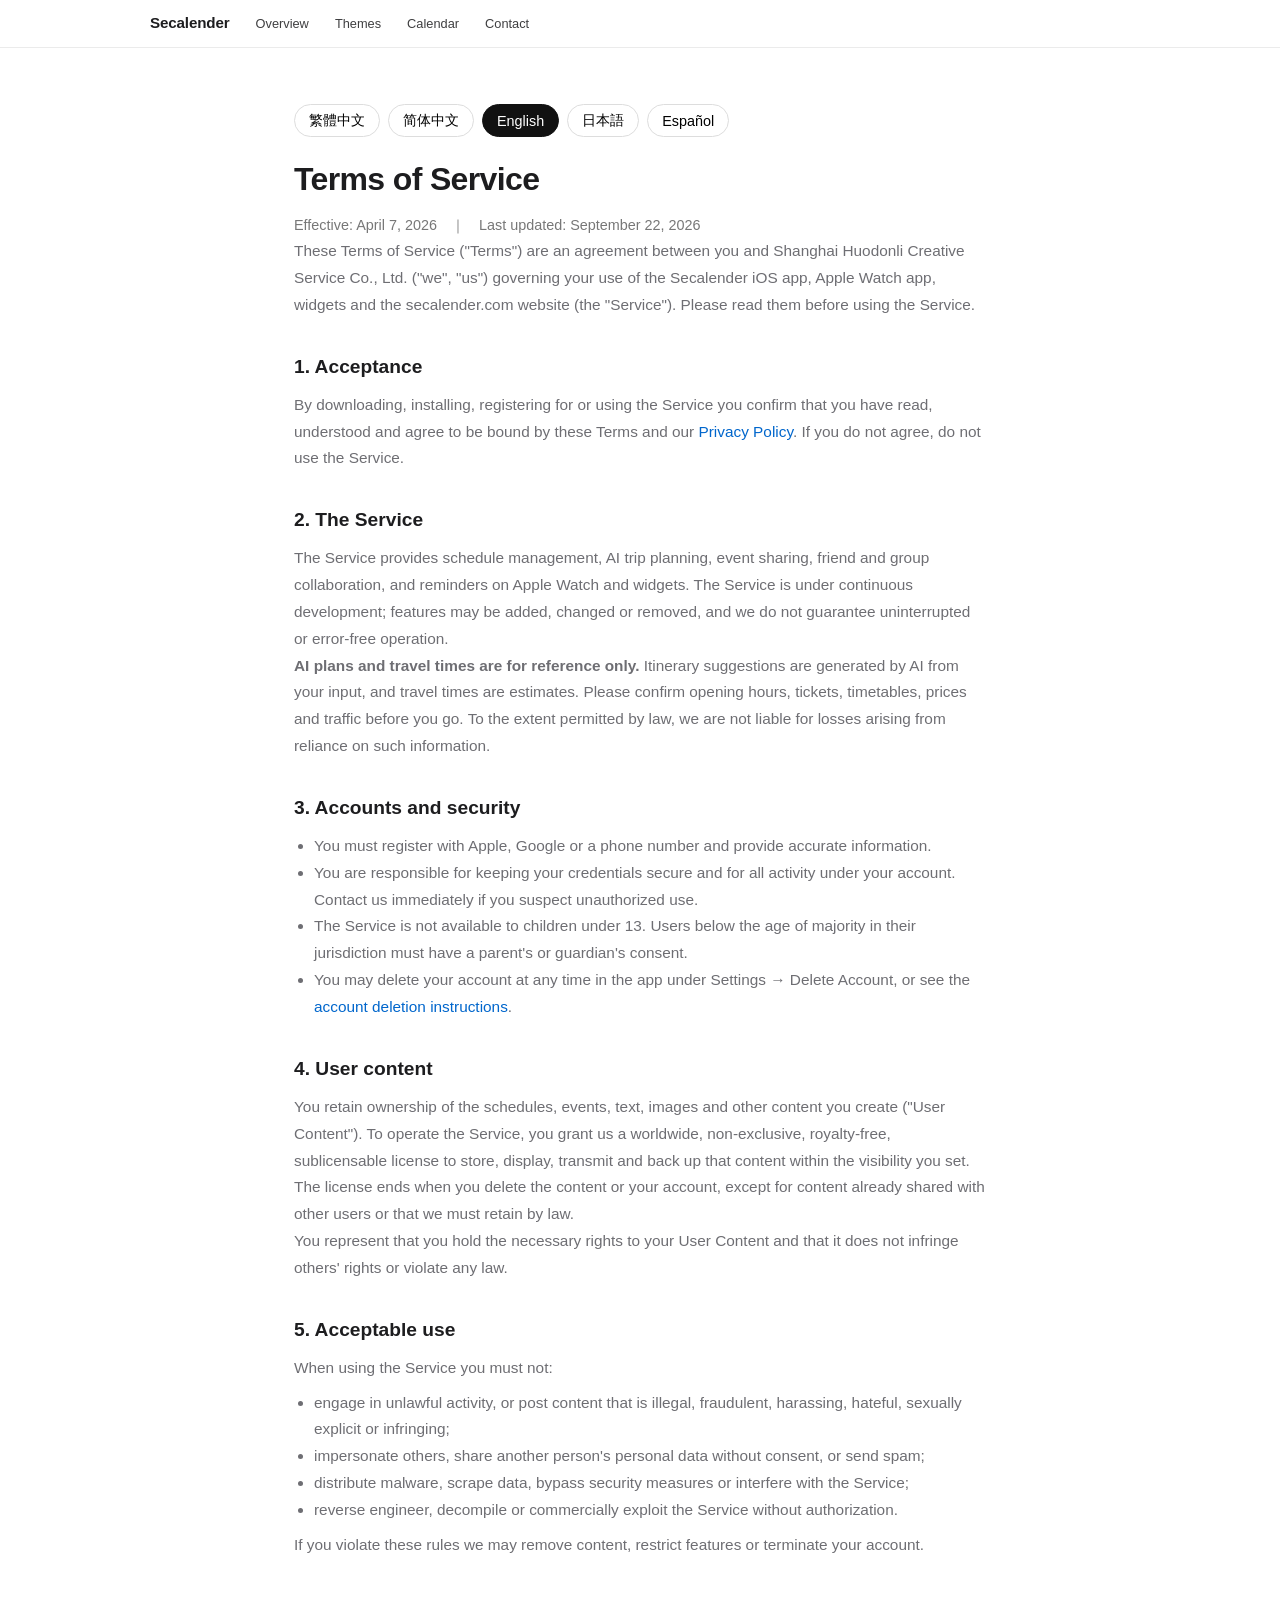
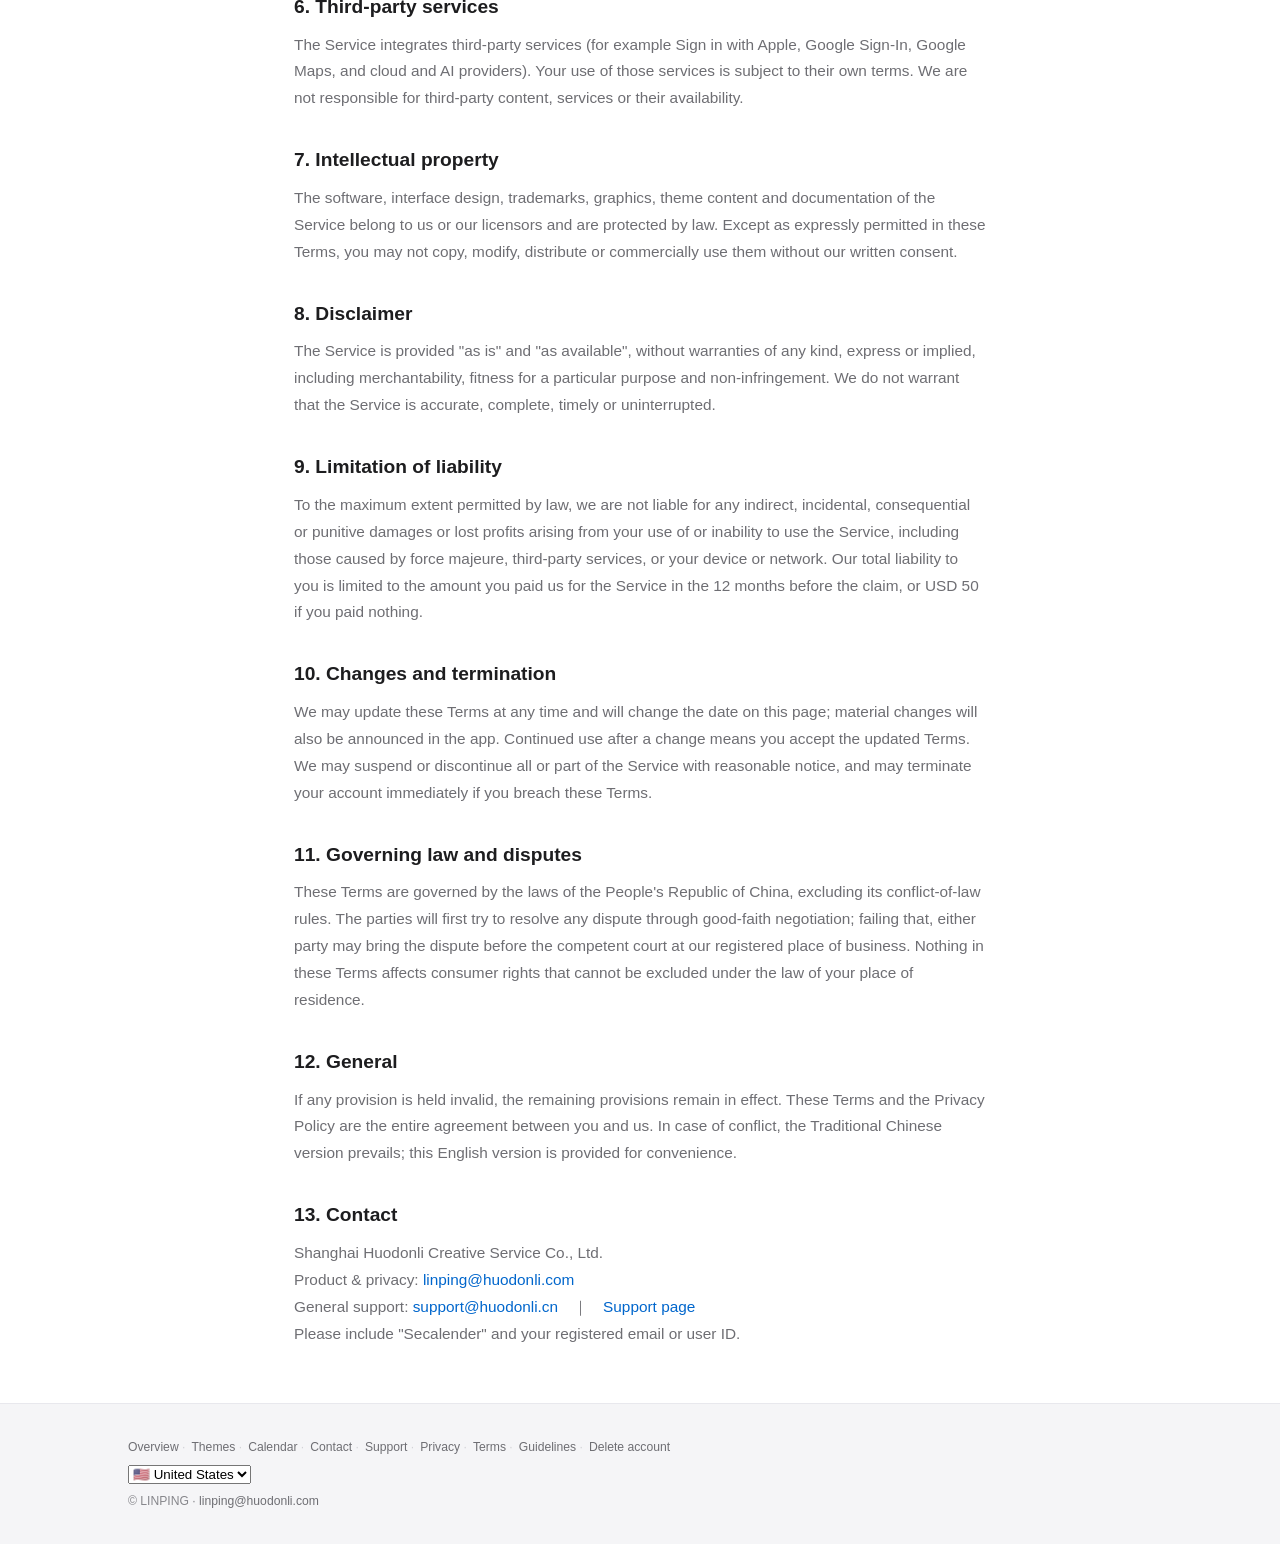
<file: terms.html>
<!DOCTYPE html>
<html lang="zh-Hant" data-i18n-title="ttl_terms">
<head>
<meta charset="UTF-8">
<meta name="viewport" content="width=device-width,initial-scale=1">
<meta name="theme-color" content="#ffffff">
<title>服務條款 · Terms of Service · Secalender</title>
<meta name="description" content="Secalender 服務條款 / Terms of Service — 上海活動曆創意服務有限公司。">
<link rel="canonical" href="https://secalender.com/terms">
<link rel="stylesheet" href="/assets/ui.css?v=2026110201">
<style>
.lang-sw{display:flex;gap:8px;margin:0 0 18px}
.lang-sw button{padding:6px 14px;border:1px solid #ddd;border-radius:999px;background:#fff;cursor:pointer;font-size:.9rem}
.lang-sw button.on{background:#111;color:#fff;border-color:#111}
.doc .meta{font-size:.9rem;color:#777}
[hidden]{display:none!important}
</style>
<script src="/assets/i18n-ui.js?v=2026110201"></script>
<script src="/assets/i18n.js?v=2026110201"></script>
<link rel="alternate" hreflang="zh-TW" href="https://secalender.com/terms?region=TW">
<link rel="alternate" hreflang="zh-Hans" href="https://secalender.com/terms?region=CN">
<link rel="alternate" hreflang="ja" href="https://secalender.com/terms?region=JP">
<link rel="alternate" hreflang="en" href="https://secalender.com/terms?region=US">
<link rel="alternate" hreflang="es" href="https://secalender.com/terms?region=ES">
<link rel="alternate" hreflang="fr" href="https://secalender.com/terms?region=FR">
<link rel="alternate" hreflang="de" href="https://secalender.com/terms?region=DE">
<link rel="alternate" hreflang="x-default" href="https://secalender.com/terms">
</head>
<body>
<nav class="nav">
 <div class="in">
  <a class="brand" href="/">Secalender</a>
  <a href="/#intro" data-i18n="nav_intro">介紹</a>
  <a href="/#templates" data-i18n="nav_tpl">模板</a>
  <a href="/calendar" data-i18n="nav_cal">日曆</a>
  <a href="/support" data-i18n="nav_contact">聯繫我們</a>
 </div>
</nav>

<section class="band tight"><div class="in narrow doc">
<div class="lang-sw">
 <button class="on" data-lang="zh" onclick="setLang('zh')">繁體中文</button>
 <button data-lang="en" onclick="setLang('en')">English</button>
</div>

<!-- ===================== zh-Hant ===================== -->
<div id="zh">
<h1>服務條款</h1>
<p class="meta">生效日期：2026 年 4 月 7 日　｜　最近更新：2026 年 9 月 22 日</p>
<p>本服務條款（下稱「本條款」）是你與上海活動曆創意服務有限公司（下稱「我們」）之間，就使用 Secalender iOS App、Apple Watch App、小工具及 secalender.com 網站（下稱「本服務」）所訂立的協議。請在使用前仔細閱讀。</p>

<h2>1. 接受條款</h2>
<p>下載、安裝、註冊或使用本服務，即表示你已閱讀、理解並同意受本條款及<a href="/privacy">隱私權政策</a>拘束。若你不同意，請勿使用本服務。</p>

<h2>2. 服務內容</h2>
<p>本服務提供行程管理、AI 行程規劃、活動分享、好友與群組協作、Apple Watch 與小工具提醒等功能。本服務持續迭代中，功能可能新增、調整或移除；我們不保證服務不中斷或完全無誤。</p>
<p><strong>AI 規劃與交通時間僅供參考。</strong>行程建議由 AI 依你的輸入產生，交通時間為估算值。營業時間、票務、班次、價格與路況請於出發前自行確認；因依賴該等資訊所生的損失，我們於法律允許範圍內不負責任。</p>

<h2>3. 帳號與安全</h2>
<ul>
 <li>你須以 Apple、Google 或手機號碼註冊，並提供正確資料。</li>
 <li>你應妥善保管登入憑證，並對以你帳號進行的一切活動負責。發現未授權使用時，請立即聯絡我們。</li>
 <li>本服務不提供給 13 歲以下兒童。未達所在地法定年齡者，須經父母或監護人同意後使用。</li>
 <li>你可隨時於 App 內「設定 → 刪除帳號」刪除帳號，或參閱<a href="/delete-account">刪除帳號說明</a>。</li>
</ul>

<h2>4. 使用者內容</h2>
<p>你對自己建立的行程、活動、文字、圖片等內容（下稱「使用者內容」）保有權利。為提供本服務，你授予我們一項全球性、非專屬、免授權費、可再授權的許可，於你設定的可見範圍內儲存、顯示、傳輸與備份該內容。你刪除內容或帳號後，該許可即終止，惟已分享給其他使用者或依法須保存者除外。</p>
<p>你聲明並保證你擁有使用者內容的必要權利，且內容不侵害他人權益或違反法律。</p>

<h2>5. 行為規範</h2>
<p>使用本服務時，你不得：</p>
<ul>
 <li>從事違法行為，或發布違法、詐欺、騷擾、仇恨、色情或侵權內容。</li>
 <li>冒充他人、未經同意分享他人個人資料，或發布垃圾訊息。</li>
 <li>散布惡意程式、爬取資料、繞過安全機制，或干擾服務正常運作。</li>
 <li>對本服務進行反向工程、反編譯或未經授權的商業利用。</li>
</ul>
<p>違反上述規範時，我們得移除內容、限制功能或終止帳號。</p>

<h2>6. 第三方服務</h2>
<p>本服務整合第三方服務（例如 Apple、Google 登入、Google Maps、雲端與 AI 服務提供者）。使用該等服務須遵守其各自條款。我們對第三方內容、服務或其可用性不負責任。</p>

<h2>7. 智慧財產權</h2>
<p>本服務的軟體、介面設計、商標、圖像、主題內容與文件均屬我們或授權人所有，受相關法律保護。除本條款明示允許外，未經書面同意不得複製、修改、散布或用於商業目的。</p>

<h2>8. 免責聲明</h2>
<p>本服務依「現狀」及「現有」基礎提供，不附帶任何明示或默示保證，包括適售性、特定目的適用性及不侵權。我們不保證本服務的正確性、完整性、即時性或不中斷。</p>

<h2>9. 責任限制</h2>
<p>在法律允許的最大範圍內，我們對因使用或無法使用本服務所生的任何間接、附帶、衍生、懲罰性損害或利潤損失不負責任，包括因不可抗力、第三方服務、你的裝置或網路問題所致者。我們對你的總責任，以你於請求前 12 個月內就本服務支付予我們的金額為上限；若未支付任何金額，則以美金 50 元為上限。</p>

<h2>10. 條款變更與服務終止</h2>
<p>我們得隨時更新本條款，並於本頁標示更新日期；重大變更將另以 App 內通知告知。變更後繼續使用即視為同意。我們得在合理通知後暫停或終止全部或部分服務；你違反本條款時，我們得不經通知立即終止你的帳號。</p>

<h2>11. 準據法與爭議解決</h2>
<p>本條款以中華人民共和國法律為準據法（不適用其法律衝突規則）。因本條款所生爭議，雙方應先友好協商；協商不成時，任一方得向我們註冊地有管轄權的法院提起訴訟。若你所在地法律賦予你不得排除的消費者權利，本條款不影響該等權利。</p>

<h2>12. 其他</h2>
<p>本條款任一條款無效時，不影響其餘條款效力。本條款與隱私權政策構成你與我們之間的完整協議。本條款以繁體中文版本為準，英文版本僅供參考。</p>

<h2>13. 聯絡我們</h2>
<p>上海活動曆創意服務有限公司<br>
產品與隱私：<a href="mailto:linping@huodonli.com">linping@huodonli.com</a><br>
一般支援：<a href="mailto:support@huodonli.cn">support@huodonli.cn</a>　｜　<a href="/support">支援頁面</a><br>
來信請註明「Secalender」及你的註冊電子郵件或使用者 ID。</p>
</div>

<!-- ===================== English ===================== -->
<div id="en" hidden>
<h1>Terms of Service</h1>
<p class="meta">Effective: April 7, 2026　｜　Last updated: September 22, 2026</p>
<p>These Terms of Service ("Terms") are an agreement between you and Shanghai Huodonli Creative Service Co., Ltd. ("we", "us") governing your use of the Secalender iOS app, Apple Watch app, widgets and the secalender.com website (the "Service"). Please read them before using the Service.</p>

<h2>1. Acceptance</h2>
<p>By downloading, installing, registering for or using the Service you confirm that you have read, understood and agree to be bound by these Terms and our <a href="/privacy#en">Privacy Policy</a>. If you do not agree, do not use the Service.</p>

<h2>2. The Service</h2>
<p>The Service provides schedule management, AI trip planning, event sharing, friend and group collaboration, and reminders on Apple Watch and widgets. The Service is under continuous development; features may be added, changed or removed, and we do not guarantee uninterrupted or error-free operation.</p>
<p><strong>AI plans and travel times are for reference only.</strong> Itinerary suggestions are generated by AI from your input, and travel times are estimates. Please confirm opening hours, tickets, timetables, prices and traffic before you go. To the extent permitted by law, we are not liable for losses arising from reliance on such information.</p>

<h2>3. Accounts and security</h2>
<ul>
 <li>You must register with Apple, Google or a phone number and provide accurate information.</li>
 <li>You are responsible for keeping your credentials secure and for all activity under your account. Contact us immediately if you suspect unauthorized use.</li>
 <li>The Service is not available to children under 13. Users below the age of majority in their jurisdiction must have a parent's or guardian's consent.</li>
 <li>You may delete your account at any time in the app under Settings → Delete Account, or see the <a href="/delete-account">account deletion instructions</a>.</li>
</ul>

<h2>4. User content</h2>
<p>You retain ownership of the schedules, events, text, images and other content you create ("User Content"). To operate the Service, you grant us a worldwide, non-exclusive, royalty-free, sublicensable license to store, display, transmit and back up that content within the visibility you set. The license ends when you delete the content or your account, except for content already shared with other users or that we must retain by law.</p>
<p>You represent that you hold the necessary rights to your User Content and that it does not infringe others' rights or violate any law.</p>

<h2>5. Acceptable use</h2>
<p>When using the Service you must not:</p>
<ul>
 <li>engage in unlawful activity, or post content that is illegal, fraudulent, harassing, hateful, sexually explicit or infringing;</li>
 <li>impersonate others, share another person's personal data without consent, or send spam;</li>
 <li>distribute malware, scrape data, bypass security measures or interfere with the Service;</li>
 <li>reverse engineer, decompile or commercially exploit the Service without authorization.</li>
</ul>
<p>If you violate these rules we may remove content, restrict features or terminate your account.</p>

<h2>6. Third-party services</h2>
<p>The Service integrates third-party services (for example Sign in with Apple, Google Sign-In, Google Maps, and cloud and AI providers). Your use of those services is subject to their own terms. We are not responsible for third-party content, services or their availability.</p>

<h2>7. Intellectual property</h2>
<p>The software, interface design, trademarks, graphics, theme content and documentation of the Service belong to us or our licensors and are protected by law. Except as expressly permitted in these Terms, you may not copy, modify, distribute or commercially use them without our written consent.</p>

<h2>8. Disclaimer</h2>
<p>The Service is provided "as is" and "as available", without warranties of any kind, express or implied, including merchantability, fitness for a particular purpose and non-infringement. We do not warrant that the Service is accurate, complete, timely or uninterrupted.</p>

<h2>9. Limitation of liability</h2>
<p>To the maximum extent permitted by law, we are not liable for any indirect, incidental, consequential or punitive damages or lost profits arising from your use of or inability to use the Service, including those caused by force majeure, third-party services, or your device or network. Our total liability to you is limited to the amount you paid us for the Service in the 12 months before the claim, or USD 50 if you paid nothing.</p>

<h2>10. Changes and termination</h2>
<p>We may update these Terms at any time and will change the date on this page; material changes will also be announced in the app. Continued use after a change means you accept the updated Terms. We may suspend or discontinue all or part of the Service with reasonable notice, and may terminate your account immediately if you breach these Terms.</p>

<h2>11. Governing law and disputes</h2>
<p>These Terms are governed by the laws of the People's Republic of China, excluding its conflict-of-law rules. The parties will first try to resolve any dispute through good-faith negotiation; failing that, either party may bring the dispute before the competent court at our registered place of business. Nothing in these Terms affects consumer rights that cannot be excluded under the law of your place of residence.</p>

<h2>12. General</h2>
<p>If any provision is held invalid, the remaining provisions remain in effect. These Terms and the Privacy Policy are the entire agreement between you and us. In case of conflict, the Traditional Chinese version prevails; this English version is provided for convenience.</p>

<h2>13. Contact</h2>
<p>Shanghai Huodonli Creative Service Co., Ltd.<br>
Product &amp; privacy: <a href="mailto:linping@huodonli.com">linping@huodonli.com</a><br>
General support: <a href="mailto:support@huodonli.cn">support@huodonli.cn</a>　｜　<a href="/support">Support page</a><br>
Please include "Secalender" and your registered email or user ID.</p>
</div>

<div id="cn" hidden>
<h1>服务条款</h1>
<p class="meta">生效日期：2026 年 4 月 7 日　｜　最近更新：2026 年 9 月 22 日</p>
<p>本服务条款（以下称「本条款」）是你与上海活动历创意服务有限公司（以下称「我们」）之间的协议，约束你对 Secalender iOS App、Apple Watch App、小组件及 secalender.com 网站（以下称「本服务」）的使用。使用前请先阅读。</p>

<h2>1. 接受条款</h2>
<p>下载、安装、注册或使用本服务，即表示你已阅读、理解并同意受本条款与<a href="/privacy#cn">隐私政策</a>约束。若不同意，请勿使用本服务。</p>

<h2>2. 服务内容</h2>
<p>本服务提供行程管理、AI 行程规划、活动分享、好友与群组协作，以及 Apple Watch 与小组件上的提醒。本服务持续开发中，功能可能新增、变更或移除，我们不保证服务不中断或完全无误。</p>
<p><strong>AI 规划与通勤时间仅供参考。</strong>行程建议由 AI 依你的输入生成，通勤时间为预估值。出发前请自行确认营业时间、票务、班次、价格与路况。在法律允许的范围内，我们不对因信赖上述信息而产生的损失负责。</p>

<h2>3. 账号与安全</h2>
<ul>
 <li>你需以 Apple、Google 或手机号注册，并提供准确信息。</li>
 <li>你应妥善保管登录凭证，并对账号下的所有活动负责。若怀疑账号被盗用，请立即联系我们。</li>
 <li>本服务不向 13 岁以下儿童提供。未达所在司法辖区成年年龄的用户，须取得父母或监护人同意。</li>
 <li>你可随时在 App 内「设置 → 删除账号」删除账号，或参见<a href="/delete-account#cn">账号删除说明</a>。</li>
</ul>

<h2>4. 用户内容</h2>
<p>你创建的行程、活动、文字、图片等内容（以下称「用户内容」）所有权归你。为运营本服务，你授予我们在你设定的可见范围内，存储、展示、传输与备份该内容的全球性、非独占、免权利金且可再授权的许可。你删除内容或账号后，该许可即终止，但已分享给其他用户的内容，以及法律要求我们保存的内容除外。</p>
<p>你保证对用户内容拥有必要权利，且该内容不侵害他人权利、不违反法律。</p>

<h2>5. 可接受使用</h2>
<p>使用本服务时，你不得：</p>
<ul>
 <li>从事违法活动，或发布违法、欺诈、骚扰、仇恨、色情或侵权内容；</li>
 <li>假冒他人、未经同意分享他人个人信息，或发送垃圾信息；</li>
 <li>散布恶意程序、抓取数据、绕过安全措施或干扰本服务；</li>
 <li>未经授权进行逆向工程、反编译或对本服务进行商业利用。</li>
</ul>
<p>违反上述规定时，我们可移除内容、限制功能或终止你的账号。</p>

<h2>6. 第三方服务</h2>
<p>本服务集成第三方服务（例如 Apple 登录、Google 登录、Google 地图，以及云与 AI 服务商）。你对这些服务的使用适用其自身条款。我们不对第三方内容、服务或其可用性负责。</p>

<h2>7. 知识产权</h2>
<p>本服务的软件、界面设计、商标、图形、主题内容与文档，归我们或我们的授权方所有，受法律保护。除本条款明确允许外，未经我们书面同意，不得复制、修改、分发或商业使用。</p>

<h2>8. 免责声明</h2>
<p>本服务按「现状」与「现有」提供，不提供任何明示或默示的保证，包括适销性、特定用途适用性与不侵权。我们不保证本服务准确、完整、及时或不中断。</p>

<h2>9. 责任限制</h2>
<p>在法律允许的最大范围内，对于因使用或无法使用本服务而产生的任何间接、附带、后果性或惩罚性损害及利润损失，包括因不可抗力、第三方服务或你的设备与网络所致者，我们不承担责任。我们对你的全部责任，以索赔前 12 个月内你就本服务向我们支付的金额为限；若未支付任何费用，则以 50 美元为限。</p>

<h2>10. 变更与终止</h2>
<p>我们可随时更新本条款并修改本页日期；重大变更还会在 App 内公告。变更后继续使用，即表示你接受更新后的条款。我们可在合理通知后暂停或停止全部或部分服务；若你违反本条款，我们可立即终止你的账号。</p>

<h2>11. 适用法律与争议解决</h2>
<p>本条款适用中华人民共和国法律，不含其冲突法规则。双方应先以诚信协商解决争议；协商不成的，任一方可向我们注册地有管辖权的法院提起诉讼。本条款不影响你居住地法律中不可排除的消费者权利。</p>

<h2>12. 一般条款</h2>
<p>若任一条款被认定无效，其余条款仍然有效。本条款与隐私政策构成你与我们之间的完整协议。各语言版本如有冲突，以繁体中文版本为准，其他版本仅为便利提供。</p>

<h2>13. 联系我们</h2>
<p>上海活动历创意服务有限公司<br>
产品与隐私：<a href="mailto:linping@huodonli.com">linping@huodonli.com</a><br>
一般支持：<a href="mailto:support@huodonli.cn">support@huodonli.cn</a>　｜　<a href="/support">支持页面</a><br>
来信请注明「Secalender」与你的注册邮箱或用户 ID。</p>
</div>

<div id="ja" hidden>
<h1>利用規約</h1>
<p class="meta">施行日：2026 年 4 月 7 日　｜　最終更新：2026 年 9 月 22 日</p>
<p>本利用規約（以下「本規約」）は、利用者と上海活動曆創意服務有限公司（以下「当社」）との間の契約であり、Secalender の iOS アプリ、Apple Watch アプリ、ウィジェット、および secalender.com（以下「本サービス」）の利用について定めます。ご利用の前にお読みください。</p>

<h2>1. 同意</h2>
<p>本サービスをダウンロード、インストール、登録または利用することで、本規約および<a href="/privacy#ja">プライバシーポリシー</a>を読み、理解し、これに拘束されることに同意したものとみなされます。同意いただけない場合は、本サービスをご利用にならないでください。</p>

<h2>2. 本サービスについて</h2>
<p>本サービスは、予定の管理、AI による旅程作成、イベントの共有、友だち・グループでの共同編集、Apple Watch とウィジェットでの通知を提供します。本サービスは継続的に開発中であり、機能の追加・変更・削除が行われることがあります。中断やエラーのない動作は保証しません。</p>
<p><strong>AI の提案と移動時間はあくまで参考です。</strong>旅程の提案は入力内容をもとに AI が生成し、移動時間は推計値です。営業時間、チケット、運行時刻、料金、交通状況は出発前にご自身でご確認ください。法令が認める範囲において、これらの情報に依拠したことによる損害について当社は責任を負いません。</p>

<h2>3. アカウントと安全</h2>
<ul>
 <li>Apple、Google または電話番号で登録し、正確な情報をご提供ください。</li>
 <li>ログイン情報の管理と、アカウントで行われるすべての行為について、利用者が責任を負います。不正利用が疑われる場合は直ちにご連絡ください。</li>
 <li>本サービスは 13 歳未満の子どもにはご利用いただけません。居住地の成年年齢に満たない方は、保護者の同意が必要です。</li>
 <li>アプリの「設定 → アカウント削除」からいつでも削除できます。<a href="/delete-account#ja">アカウント削除の説明</a>もご覧ください。</li>
</ul>

<h2>4. 利用者コンテンツ</h2>
<p>利用者が作成した予定、イベント、テキスト、画像その他の内容（以下「利用者コンテンツ」）の権利は利用者に帰属します。本サービスの運営のため、利用者は当社に対し、設定した公開範囲の中で当該コンテンツを保存・表示・送信・バックアップするための、世界的、非独占的、無償かつ再許諾可能なライセンスを付与します。コンテンツまたはアカウントを削除した時点でライセンスは終了します（すでに他の利用者と共有されたもの、および法令により保存が必要なものを除く）。</p>
<p>利用者は、利用者コンテンツについて必要な権利を有し、第三者の権利を侵害せず、法令に違反しないことを表明し保証します。</p>

<h2>5. 禁止事項</h2>
<p>本サービスの利用にあたり、次の行為を禁止します：</p>
<ul>
 <li>違法行為、または違法・詐欺的・嫌がらせ・差別的・性的に露骨な、もしくは権利を侵害する内容の投稿；</li>
 <li>なりすまし、同意のない他人の個人情報の共有、スパムの送信；</li>
 <li>マルウェアの配布、データの自動収集、セキュリティ回避、本サービスへの妨害；</li>
 <li>許可のないリバースエンジニアリング、逆コンパイル、商業的利用。</li>
</ul>
<p>違反があった場合、当社はコンテンツの削除、機能の制限、アカウントの停止を行うことがあります。</p>

<h2>6. 第三者サービス</h2>
<p>本サービスは第三者サービス（Apple でサインイン、Google ログイン、Google マップ、クラウドおよび AI の提供者など）と連携します。これらの利用には各社の規約が適用されます。第三者のコンテンツ、サービス、その提供状況について当社は責任を負いません。</p>

<h2>7. 知的財産</h2>
<p>本サービスのソフトウェア、画面デザイン、商標、図版、テーマコンテンツ、ドキュメントは当社または当社のライセンサーに帰属し、法令により保護されています。本規約で明示的に認められる場合を除き、当社の書面による同意なく複製、改変、配布、商業利用することはできません。</p>

<h2>8. 免責</h2>
<p>本サービスは「現状有姿」「提供可能な範囲」で提供され、商品性、特定目的への適合性、非侵害を含むいかなる明示または黙示の保証も行いません。正確性、完全性、適時性、無中断性も保証しません。</p>

<h2>9. 責任の制限</h2>
<p>法令が認める最大限の範囲で、本サービスの利用または利用不能から生じる間接的・付随的・結果的・懲罰的損害および逸失利益（不可抗力、第三者サービス、利用者の端末やネットワークに起因するものを含む）について、当社は責任を負いません。当社の責任の総額は、請求前 12 か月間に利用者が本サービスについて当社に支払った金額を上限とし、支払いがない場合は 50 米ドルを上限とします。</p>

<h2>10. 変更と終了</h2>
<p>当社は本規約をいつでも更新でき、その際は本ページの日付を変更します。重要な変更はアプリ内でもお知らせします。変更後の継続利用は、更新後の規約への同意とみなされます。相当の予告をもって本サービスの全部または一部を停止・終了することがあり、本規約違反があった場合はアカウントを直ちに停止することがあります。</p>

<h2>11. 準拠法と紛争解決</h2>
<p>本規約は中華人民共和国法に準拠します（抵触法の規定を除く）。紛争が生じた場合、両当事者はまず誠実に協議し、解決しないときは、いずれの当事者も当社の登記地を管轄する裁判所に訴えを提起できます。本規約は、利用者の居住地の法律により排除できない消費者の権利に影響を与えません。</p>

<h2>12. 一般条項</h2>
<p>いずれかの条項が無効とされた場合も、他の条項は引き続き有効です。本規約とプライバシーポリシーが、利用者と当社の間の完全な合意を構成します。各言語版に齟齬がある場合は繁体字中国語版が優先し、他の言語版は便宜のために提供されるものです。</p>

<h2>13. お問い合わせ</h2>
<p>上海活動曆創意服務有限公司<br>
プロダクト・プライバシー：<a href="mailto:linping@huodonli.com">linping@huodonli.com</a><br>
一般サポート：<a href="mailto:support@huodonli.cn">support@huodonli.cn</a>　｜　<a href="/support">サポートページ</a><br>
お問い合わせの際は「Secalender」と、登録メールアドレスまたはユーザー ID をご記載ください。</p>
</div>

<div id="es" hidden>
<h1>Términos del servicio</h1>
<p class="meta">En vigor: 7 de abril de 2026　｜　Última actualización: 22 de septiembre de 2026</p>
<p>Estos Términos del servicio (los «Términos») constituyen un acuerdo entre tú y Shanghai Huodonli Creative Service Co., Ltd. («nosotros») que regula el uso de la app de Secalender para iOS, la app para Apple Watch, los widgets y el sitio secalender.com (el «Servicio»). Léelos antes de usar el Servicio.</p>

<h2>1. Aceptación</h2>
<p>Al descargar, instalar, registrarte o usar el Servicio confirmas que has leído y entendido estos Términos y nuestra <a href="/privacy#es">Política de privacidad</a>, y que aceptas quedar vinculado por ellos. Si no estás de acuerdo, no uses el Servicio.</p>

<h2>2. El Servicio</h2>
<p>El Servicio ofrece gestión de agenda, planificación de viajes con IA, compartición de eventos, colaboración con amigos y grupos, y avisos en Apple Watch y widgets. El Servicio está en desarrollo continuo: pueden añadirse, cambiarse o retirarse funciones, y no garantizamos un funcionamiento ininterrumpido ni libre de errores.</p>
<p><strong>Los planes de IA y los tiempos de desplazamiento son orientativos.</strong> Las propuestas de itinerario las genera la IA a partir de lo que introduces, y los tiempos de viaje son estimaciones. Confirma horarios, entradas, frecuencias, precios y tráfico antes de salir. En la medida permitida por la ley, no respondemos de las pérdidas derivadas de confiar en esa información.</p>

<h2>3. Cuentas y seguridad</h2>
<ul>
 <li>Debes registrarte con Apple, Google o un número de teléfono y facilitar información veraz.</li>
 <li>Eres responsable de custodiar tus credenciales y de toda la actividad de tu cuenta. Avísanos de inmediato si sospechas un uso no autorizado.</li>
 <li>El Servicio no está disponible para menores de 13 años. Quienes no hayan alcanzado la mayoría de edad en su jurisdicción necesitan el consentimiento de su madre, padre o tutor.</li>
 <li>Puedes eliminar tu cuenta cuando quieras en Ajustes → Eliminar cuenta, o consultar las <a href="/delete-account#es">instrucciones de eliminación</a>.</li>
</ul>

<h2>4. Contenido de la persona usuaria</h2>
<p>Conservas la titularidad de los calendarios, eventos, textos, imágenes y demás contenido que creas (el «Contenido»). Para operar el Servicio nos concedes una licencia mundial, no exclusiva, gratuita y sublicenciable para almacenar, mostrar, transmitir y respaldar ese contenido dentro de la visibilidad que tú definas. La licencia termina cuando eliminas el contenido o tu cuenta, salvo el contenido ya compartido con otras personas o el que debamos conservar por ley.</p>
<p>Declaras que tienes los derechos necesarios sobre tu Contenido y que este no infringe derechos de terceros ni la ley.</p>

<h2>5. Uso aceptable</h2>
<p>Al usar el Servicio no puedes:</p>
<ul>
 <li>realizar actividades ilegales ni publicar contenido ilícito, fraudulento, de acoso, de odio, sexualmente explícito o infractor;</li>
 <li>suplantar a otras personas, compartir datos personales ajenos sin consentimiento ni enviar spam;</li>
 <li>distribuir software malicioso, extraer datos de forma automatizada, eludir medidas de seguridad o interferir en el Servicio;</li>
 <li>realizar ingeniería inversa, descompilar o explotar comercialmente el Servicio sin autorización.</li>
</ul>
<p>Si incumples estas reglas podemos retirar contenido, limitar funciones o cerrar tu cuenta.</p>

<h2>6. Servicios de terceros</h2>
<p>El Servicio integra servicios de terceros (por ejemplo, Iniciar sesión con Apple, Google Sign-In, Google Maps y proveedores de nube e IA). Su uso se rige por sus propias condiciones. No respondemos del contenido, los servicios ni la disponibilidad de terceros.</p>

<h2>7. Propiedad intelectual</h2>
<p>El software, el diseño de la interfaz, las marcas, los gráficos, el contenido temático y la documentación del Servicio nos pertenecen a nosotros o a nuestros licenciantes y están protegidos por la ley. Salvo lo expresamente permitido en estos Términos, no puedes copiarlos, modificarlos, distribuirlos ni usarlos comercialmente sin nuestro consentimiento por escrito.</p>

<h2>8. Exención de garantías</h2>
<p>El Servicio se presta «tal cual» y «según disponibilidad», sin garantías de ningún tipo, expresas o implícitas, incluidas las de comerciabilidad, idoneidad para un fin concreto y no infracción. No garantizamos que el Servicio sea exacto, completo, puntual ni ininterrumpido.</p>

<h2>9. Limitación de responsabilidad</h2>
<p>En la medida máxima permitida por la ley, no respondemos de daños indirectos, incidentales, consecuentes o punitivos ni del lucro cesante derivados del uso o la imposibilidad de uso del Servicio, incluidos los causados por fuerza mayor, servicios de terceros o tu dispositivo o red. Nuestra responsabilidad total se limita al importe que nos hayas pagado por el Servicio en los 12 meses anteriores a la reclamación o, si no has pagado nada, a 50 USD.</p>

<h2>10. Cambios y terminación</h2>
<p>Podemos actualizar estos Términos en cualquier momento y cambiaremos la fecha de esta página; los cambios sustanciales se anunciarán también en la app. Seguir usando el Servicio tras un cambio implica que aceptas los Términos actualizados. Podemos suspender o interrumpir todo o parte del Servicio con un preaviso razonable, y cerrar tu cuenta de inmediato si incumples estos Términos.</p>

<h2>11. Ley aplicable y controversias</h2>
<p>Estos Términos se rigen por la legislación de la República Popular China, excluidas sus normas de conflicto de leyes. Las partes intentarán resolver cualquier controversia mediante negociación de buena fe; de no lograrlo, cualquiera de ellas podrá acudir al tribunal competente de nuestro domicilio social. Nada de lo aquí dispuesto afecta a los derechos de consumidor que no puedan excluirse según la ley de tu lugar de residencia.</p>

<h2>12. Disposiciones generales</h2>
<p>Si alguna cláusula se declara inválida, las demás seguirán vigentes. Estos Términos y la Política de privacidad constituyen el acuerdo completo entre tú y nosotros. En caso de discrepancia entre versiones, prevalece la versión en chino tradicional; las demás se ofrecen por comodidad.</p>

<h2>13. Contacto</h2>
<p>Shanghai Huodonli Creative Service Co., Ltd.<br>
Producto y privacidad: <a href="mailto:linping@huodonli.com">linping@huodonli.com</a><br>
Soporte general: <a href="mailto:support@huodonli.cn">support@huodonli.cn</a>　｜　<a href="/support">Página de soporte</a><br>
Indica «Secalender» y tu correo de registro o tu ID de usuario.</p>
</div>

</div></section>

<div class="foot">
 <div class="in">
  <div class="row"><a href="/" data-i18n="nav_intro">介紹</a><a href="/#templates" data-i18n="nav_tpl">模板</a><a href="/calendar" data-i18n="nav_cal">日曆</a><a href="/support" data-i18n="nav_contact">聯繫我們</a><a href="/support" data-i18n="f_support">支援</a><a href="/privacy" data-i18n="f_privacy">隱私政策</a><a href="/terms" data-i18n="f_terms">服務條款</a><a href="/community-guidelines" data-i18n="f_guidelines">社群規範</a><a href="/delete-account" data-i18n="f_delete">刪除帳號</a></div>
  <div data-region-switch></div>
  <div>© LINPING · <a href="mailto:linping@huodonli.com">linping@huodonli.com</a></div>
 </div>
</div>
<script src="/assets/legal.js?v=2026110201"></script>
</body>
</html>
</file>
<file: assets/ui.css>
/* Secalender Web — 淺色系統（Apple 風） */
:root{
  --bg:#ffffff; --bg2:#f5f5f7; --card:#ffffff;
  --tx:#1d1d1f; --tx2:#6e6e73; --tx3:#86868b;
  --line:#d2d2d7; --line2:#e8e8ed;
  --ac:#0071e3; --ac-tx:#0066cc; --ok:#1d8a4a; --warn:#b25000;
  --r-s:12px; --r-m:18px; --r-l:28px;
  --sh:0 4px 16px rgba(0,0,0,.06);
  --sh-h:0 10px 32px rgba(0,0,0,.10);
  --f:-apple-system,BlinkMacSystemFont,"SF Pro Text","SF Pro Display","PingFang TC","Noto Sans TC","Helvetica Neue",Helvetica,Arial,sans-serif;
  --nav-h:48px;
}
*{box-sizing:border-box;margin:0;padding:0}
[hidden]{display:none!important}
html{scroll-behavior:smooth;-webkit-text-size-adjust:100%}
body{background:var(--bg);color:var(--tx);font-family:var(--f);line-height:1.5;-webkit-font-smoothing:antialiased}
img{max-width:100%}
a{color:var(--ac-tx);text-decoration:none}
a:hover{text-decoration:underline}
:focus-visible{outline:2px solid var(--ac);outline-offset:3px;border-radius:6px}

/* 導覽 */
.nav{position:sticky;top:0;z-index:100;height:var(--nav-h);background:rgba(255,255,255,.72);
  backdrop-filter:saturate(180%) blur(20px);-webkit-backdrop-filter:saturate(180%) blur(20px);
  border-bottom:1px solid rgba(0,0,0,.08)}
.nav .in{max-width:1024px;margin:0 auto;height:100%;padding:0 22px;display:flex;align-items:center;gap:26px}
.nav a{color:var(--tx);font-size:.8rem;opacity:.85;text-decoration:none;transition:opacity .2s}
.nav a:hover{opacity:1;text-decoration:none}
.nav .brand{font-size:.95rem;font-weight:600;opacity:1;letter-spacing:-.01em}
.nav .sp{flex:1}
.nav .btn{background:var(--ac);color:#fff;padding:5px 13px;border-radius:980px;font-size:.78rem;opacity:1;font-weight:500}
.nav .btn:hover{background:#0077ED}

/* 版面 */
.band{padding:88px 22px}
.band.alt{background:var(--bg2)}
.band.tight{padding:56px 22px}
.in{max-width:1024px;margin:0 auto}
.in.narrow{max-width:692px}
.center{text-align:center}

h1.display{font-size:clamp(2.4rem,6vw,3.5rem);font-weight:600;letter-spacing:-.025em;line-height:1.07;text-wrap:balance}
h2.title{font-size:clamp(1.75rem,4vw,2.5rem);font-weight:600;letter-spacing:-.02em;line-height:1.12;text-wrap:balance}
h3.sub{font-size:1.3rem;font-weight:600;letter-spacing:-.01em}
.lede{font-size:clamp(1.05rem,2vw,1.3rem);color:var(--tx2);line-height:1.5;max-width:34ch;margin:18px auto 0}
.lede.wide{max-width:52ch}
.eyebrow{font-size:.95rem;font-weight:600;color:var(--ac-tx);letter-spacing:.01em;margin-bottom:8px}
.small{font-size:.8rem;color:var(--tx3)}

/* 按鈕 */
.btn{display:inline-flex;align-items:center;justify-content:center;gap:7px;background:var(--ac);color:#fff;
  border:0;font-family:inherit;font-size:1rem;font-weight:400;padding:12px 23px;border-radius:980px;cursor:pointer;
  transition:background .2s,transform .2s}
.btn:hover{background:#0077ED;text-decoration:none;transform:translateY(-1px)}
.btn:active{transform:none}
.btn.sec{background:transparent;color:var(--ac-tx);border:1px solid var(--ac);}
.btn.sec:hover{background:rgba(0,113,227,.06)}
.btn.quiet{background:var(--bg2);color:var(--tx);border:1px solid var(--line)}
.btn.quiet:hover{background:#eaeaef}
.btn.sm{font-size:.85rem;padding:8px 16px}
.btn[disabled]{opacity:.4;pointer-events:none}
.linkarrow{font-size:1rem;display:inline-block}
.linkarrow:after{content:" ›";transition:transform .2s}

/* 卡片／Bento */
.bento{display:grid;grid-template-columns:repeat(auto-fit,minmax(280px,1fr));gap:18px;margin-top:40px}
.tile{background:var(--card);border-radius:var(--r-l);padding:34px 30px;box-shadow:var(--sh);
  transition:transform .3s cubic-bezier(.22,1,.36,1),box-shadow .3s}
.band.alt .tile{background:#fff}
.tile:hover{transform:translateY(-4px);box-shadow:var(--sh-h)}
.tile .ic{font-size:2rem;display:block;margin-bottom:14px}
.tile h3{font-size:1.15rem;font-weight:600;letter-spacing:-.01em;margin-bottom:8px}
.tile p{color:var(--tx2);font-size:.92rem;line-height:1.55}
.tile.wide{grid-column:span 2}
@media(max-width:700px){.tile.wide{grid-column:span 1}}

/* 進場 */
[data-in]{opacity:0;transform:translateY(24px);transition:opacity .7s cubic-bezier(.22,1,.36,1),transform .7s cubic-bezier(.22,1,.36,1);transition-delay:calc(var(--d,0)*80ms)}
[data-in].on{opacity:1;transform:none}

/* 模板列 */
.rail{display:flex;gap:18px;overflow-x:auto;padding:6px 22px 24px;scroll-snap-type:x mandatory;
  scrollbar-width:none;cursor:grab}
.rail::-webkit-scrollbar{display:none}
.rail.drag{cursor:grabbing;scroll-snap-type:none}
.tcard{flex:0 0 260px;scroll-snap-align:center;background:var(--card);border-radius:var(--r-l);overflow:hidden;
  box-shadow:var(--sh);text-align:left;transition:transform .3s cubic-bezier(.22,1,.36,1),box-shadow .3s;color:inherit}
.tcard:hover{transform:translateY(-5px);box-shadow:var(--sh-h);text-decoration:none}
.tcard .top{height:128px;display:flex;align-items:center;justify-content:center;font-size:3rem}
.tcard .body{padding:18px 20px 22px}
.tcard h3{font-size:1.05rem;font-weight:600;letter-spacing:-.01em;margin-bottom:4px}
.tcard .meta{color:var(--tx3);font-size:.82rem}
.tcard .go{color:var(--ac-tx);font-size:.85rem;margin-top:12px;display:inline-block}

/* 行程時間軸 */
.timeline{margin-top:28px}
.daybar{position:sticky;top:var(--nav-h);background:rgba(255,255,255,.85);backdrop-filter:blur(12px);
  font-size:.85rem;font-weight:600;color:var(--tx2);padding:12px 0 10px;border-bottom:1px solid var(--line2);z-index:5}
.item{display:grid;grid-template-columns:76px 1fr;gap:16px;padding:18px 0;border-bottom:1px solid var(--line2)}
.item .t{font-size:.9rem;color:var(--tx2);font-variant-numeric:tabular-nums;padding-top:1px}
.item .t small{display:block;color:var(--tx3);font-size:.78rem}
.item h4{font-size:1.02rem;font-weight:600;letter-spacing:-.01em;margin-bottom:3px}
.item .loc{font-size:.86rem;color:var(--tx2)}
.item .note{font-size:.86rem;color:var(--tx3);margin-top:4px;line-height:1.5}
.item .chip{display:inline-block;font-size:.72rem;color:var(--tx2);background:var(--bg2);border-radius:999px;
  padding:2px 9px;margin-top:6px}

/* 加入行事曆卡 */
.addbox{background:var(--bg2);border-radius:var(--r-l);padding:26px;margin-top:34px}
.addbox h3{font-size:1.1rem;font-weight:600;margin-bottom:6px}
.addbox p{color:var(--tx2);font-size:.9rem;margin-bottom:16px}
.field{display:flex;align-items:center;gap:10px;flex-wrap:wrap;margin-bottom:16px}
.field label{font-size:.88rem;color:var(--tx2)}
.field input[type=date]{font-family:inherit;font-size:1rem;padding:9px 13px;border:1px solid var(--line);
  border-radius:var(--r-s);background:#fff;color:var(--tx)}
.actions{display:flex;gap:10px;flex-wrap:wrap}
.hint{font-size:.78rem;color:var(--tx3);margin-top:12px;line-height:1.6}
.toast{position:fixed;left:50%;bottom:26px;transform:translate(-50%,16px);background:#1d1d1f;color:#fff;
  font-size:.88rem;padding:11px 20px;border-radius:980px;opacity:0;pointer-events:none;transition:opacity .25s,transform .25s;z-index:200}
.toast.on{opacity:1;transform:translate(-50%,0)}

/* 日曆目錄 */
.search{max-width:520px;margin:34px auto 0;position:relative}
.search input{width:100%;font-family:inherit;font-size:1rem;padding:13px 16px 13px 42px;border-radius:980px;
  border:1px solid var(--line);background:#fff;color:var(--tx);outline:none;transition:border-color .2s,box-shadow .2s}
.search input:focus{border-color:var(--ac);box-shadow:0 0 0 4px rgba(0,113,227,.12)}
.search .mag{position:absolute;left:17px;top:50%;transform:translateY(-50%);color:var(--tx3);font-size:.95rem}
.chips{display:flex;gap:8px;justify-content:center;flex-wrap:wrap;margin-top:18px}
.chip-b{font-family:inherit;font-size:.83rem;padding:6px 15px;border-radius:980px;border:1px solid var(--line);
  background:#fff;color:var(--tx2);cursor:pointer;transition:all .2s}
.chip-b:hover{border-color:var(--tx3);color:var(--tx)}
.chip-b.on{background:var(--tx);border-color:var(--tx);color:#fff}
.cals{display:grid;grid-template-columns:repeat(auto-fill,minmax(250px,1fr));gap:16px;margin-top:32px}
.cal{background:#fff;border-radius:var(--r-m);padding:22px;box-shadow:var(--sh);opacity:0;transform:translateY(12px);
  transition:opacity .4s ease,transform .4s cubic-bezier(.22,1,.36,1),box-shadow .3s;transition-delay:calc(var(--i,0)*40ms)}
.cal.on{opacity:1;transform:none}
.cal:hover{box-shadow:var(--sh-h)}
.cal .hd{display:flex;align-items:center;gap:9px;margin-bottom:8px}
.cal .ic{font-size:1.4rem}
.cal h3{font-size:1rem;font-weight:600;flex:1}
.cal .tag{font-size:.72rem;color:var(--tx3);border:1px solid var(--line);border-radius:999px;padding:2px 9px}
.cal .hot{font-size:.78rem;color:var(--warn);margin-bottom:5px}
.cal p{color:var(--tx2);font-size:.87rem;line-height:1.55;margin-bottom:14px}
.cal .acts{display:flex;gap:8px;flex-wrap:wrap}
.mini{font-size:.8rem;padding:7px 13px;border-radius:980px;border:1px solid var(--line);color:var(--tx);
  background:#fff;transition:background .2s}
.mini:hover{background:var(--bg2);text-decoration:none}
.mini.main{background:var(--ac);border-color:var(--ac);color:#fff}
.mini.main:hover{background:#0077ED}
.mini.off{opacity:.45;pointer-events:none}

/* 文件頁 */
.doc h1{font-size:2rem;font-weight:600;letter-spacing:-.02em;margin-bottom:10px}
.doc h2{font-size:1.2rem;font-weight:600;margin:34px 0 10px}
.doc p,.doc li{color:var(--tx2);font-size:.96rem;line-height:1.75}
.doc ul{padding-left:20px;margin:8px 0}
details.qa{border-bottom:1px solid var(--line2);padding:16px 0}
details.qa summary{cursor:pointer;font-size:1rem;font-weight:500;list-style:none;display:flex;justify-content:space-between;gap:12px}
details.qa summary::-webkit-details-marker{display:none}
details.qa summary:after{content:"＋";color:var(--ac-tx);font-weight:400}
details.qa[open] summary:after{content:"－"}
details.qa p{margin-top:10px;font-size:.92rem}

/* 頁尾 */
.foot{background:var(--bg2);padding:34px 22px;font-size:.76rem;color:var(--tx3);border-top:1px solid var(--line2)}
.foot .in{display:flex;flex-direction:column;gap:8px}
.foot a{color:var(--tx2)}
.foot .row{display:flex;gap:6px;flex-wrap:wrap}
.foot .row a:after{content:" ·";color:var(--line)}
.foot .row a:last-child:after{content:""}

@media (max-width:640px){
  .band{padding:60px 20px}
  .tile{padding:28px 24px}
  .item{grid-template-columns:64px 1fr;gap:12px}
}
@media (prefers-reduced-motion:reduce){
  html{scroll-behavior:auto}
  *{transition-duration:.001ms!important;animation-duration:.001ms!important}
  [data-in],.cal{opacity:1;transform:none}
}

/* ================= 網頁日曆 ================= */
.gate{max-width:440px;margin:0 auto;text-align:center;background:#fff;border-radius:var(--r-l);
  box-shadow:var(--sh);padding:44px 34px}
.gate h1{font-size:1.6rem;font-weight:600;letter-spacing:-.02em;margin-bottom:10px}
.gate p{color:var(--tx2);font-size:.95rem;line-height:1.6;margin-bottom:26px}
.gate .btn{width:100%;margin-bottom:10px}
.gate .note{font-size:.78rem;color:var(--tx3);margin:18px 0 0;line-height:1.6}

.calbar{display:flex;align-items:center;gap:10px;flex-wrap:wrap;margin-bottom:18px}
.calbar h1{font-size:1.35rem;font-weight:600;letter-spacing:-.02em;flex:1;min-width:200px}
.calbar .who{font-size:.8rem;color:var(--tx3);margin-right:4px}
.icobtn{width:34px;height:34px;border-radius:50%;border:1px solid var(--line);background:#fff;color:var(--tx);
  font-size:1rem;cursor:pointer;line-height:1;transition:background .2s}
.icobtn:hover{background:var(--bg2)}

.calwrap{display:grid;grid-template-columns:minmax(0,1fr) 330px;gap:22px;align-items:start}
@media(max-width:900px){.calwrap{grid-template-columns:1fr}}

.gridcard{background:#fff;border-radius:var(--r-m);box-shadow:var(--sh);overflow:hidden}
/* 修改内容：星期列与整日列一起吸顶，整日列不再被盖住 */
.grid-top{position:sticky;top:var(--nav-h);z-index:4;background:rgba(255,255,255,.92);backdrop-filter:blur(12px)}
.grid-h{display:grid;grid-template-columns:52px repeat(7,minmax(0,1fr));border-bottom:1px solid var(--line2)}
.col-h{padding:9px 4px;text-align:center;font-size:.72rem;color:var(--tx3)}
.col-h b{display:block;font-size:1.02rem;color:var(--tx);font-weight:500;margin-top:2px}
.col-h.today b{background:var(--ac);color:#fff;border-radius:50%;width:26px;height:26px;line-height:26px;margin:2px auto 0}
.grid-b{display:grid;grid-template-columns:52px repeat(7,minmax(0,1fr));max-height:62vh;overflow-y:auto}
.grid-b .gutter{border-right:1px solid var(--line2)}
.grid-b .hr{height:44px;position:relative}
.grid-b .hr span{position:absolute;top:-7px;right:6px;font-size:.66rem;color:var(--tx3);font-variant-numeric:tabular-nums}
.grid-b .col{position:relative;border-right:1px solid var(--line2)}
.grid-b .col:last-child{border-right:0}
.grid-b .cell{height:44px;border-bottom:1px solid var(--line2)}
/* 修改内容：整日行程独立一列（对齐 Apple 行事历） */
.grid-ad{display:grid;grid-template-columns:52px repeat(7,minmax(0,1fr));border-bottom:1px solid var(--line2);background:var(--bg2)}
.grid-ad .ad-gutter{font-size:.66rem;color:var(--tx3);padding:6px 6px 6px 0;text-align:right;border-right:1px solid var(--line2)}
.grid-ad .ad-cell{min-height:26px;padding:4px;border-right:1px solid var(--line2);display:flex;flex-direction:column;gap:3px}
.grid-ad .ad-cell:last-child{border-right:0}
.adchip{border-radius:980px;padding:2px 9px;font-size:.7rem;line-height:1.4;font-weight:500;
  white-space:nowrap;overflow:hidden;text-overflow:ellipsis}

/* 行程区块：颜色跟著行程本身，重叠时并排 */
.ev{position:absolute;left:2px;width:calc(100% - 4px);border-radius:7px;padding:3px 6px;overflow:hidden;
  font-size:.72rem;line-height:1.25;box-shadow:0 1px 2px rgba(0,0,0,.08)}
.ev b{display:block;font-weight:600;white-space:nowrap;overflow:hidden;text-overflow:ellipsis}
.ev i{font-style:normal;opacity:.8;font-size:.66rem}
.grid-b .col.is-today{background:rgba(0,113,227,.04)}
.nowline{position:absolute;left:0;right:0;height:2px;background:#ff3b30;z-index:3;pointer-events:none}
.nowline::before{content:"";position:absolute;left:-4px;top:-3px;width:8px;height:8px;border-radius:50%;background:#ff3b30}

.side{background:#fff;border-radius:var(--r-m);box-shadow:var(--sh);padding:16px;position:sticky;top:calc(var(--nav-h) + 16px)}
.side-tabs{display:flex;gap:6px;margin-bottom:14px}
.side-tab{flex:1;font-family:inherit;font-size:.85rem;padding:7px 0;border-radius:980px;border:1px solid var(--line);
  background:#fff;color:var(--tx2);cursor:pointer;transition:all .2s}
.side-tab.on{background:var(--tx);border-color:var(--tx);color:#fff}
.side-list{max-height:58vh;overflow-y:auto;display:flex;flex-direction:column;gap:10px}
.side-item{border:1px solid var(--line2);border-radius:var(--r-s);padding:12px}
.side-item.clash{border-color:#e8b4a0;background:#fff8f5}
.si-h{display:flex;justify-content:space-between;gap:8px;align-items:baseline}
.si-h b{font-size:.92rem;font-weight:600}
.si-h span{font-size:.72rem;color:var(--tx3);white-space:nowrap}
.si-m{font-size:.78rem;color:var(--tx2);margin-top:3px;font-variant-numeric:tabular-nums}
.si-clash{font-size:.74rem;color:var(--warn);margin-top:5px}
.si-a{display:flex;align-items:center;justify-content:space-between;gap:8px;margin-top:10px;flex-wrap:wrap}
.si-chk{font-size:.76rem;color:var(--tx2);display:flex;align-items:center;gap:5px;cursor:pointer}
.si-a .mini{font-size:.76rem;padding:6px 11px;border:0;cursor:pointer;font-family:inherit}
.side-empty{font-size:.85rem;color:var(--tx3);line-height:1.7;padding:12px 4px}

/* 模板參數 */ /* 修改内容 */
.params{margin-bottom:18px;padding-bottom:18px;border-bottom:1px solid var(--line)}
.params .p-h{font-size:.88rem;font-weight:600;margin-bottom:10px}
.params .p-g{display:grid;grid-template-columns:repeat(auto-fill,minmax(200px,1fr));gap:10px 14px}
.params label{display:flex;flex-direction:column;gap:5px;font-size:.78rem;color:var(--tx2)}
.params select,.params input{font-family:inherit;font-size:.95rem;padding:9px 12px;border:1px solid var(--line);border-radius:12px;background:#fff;color:var(--tx);width:100%}
.params select:focus,.params input:focus{outline:none;border-color:var(--ac);box-shadow:0 0 0 3px rgba(0,113,227,.15)}
</file>
